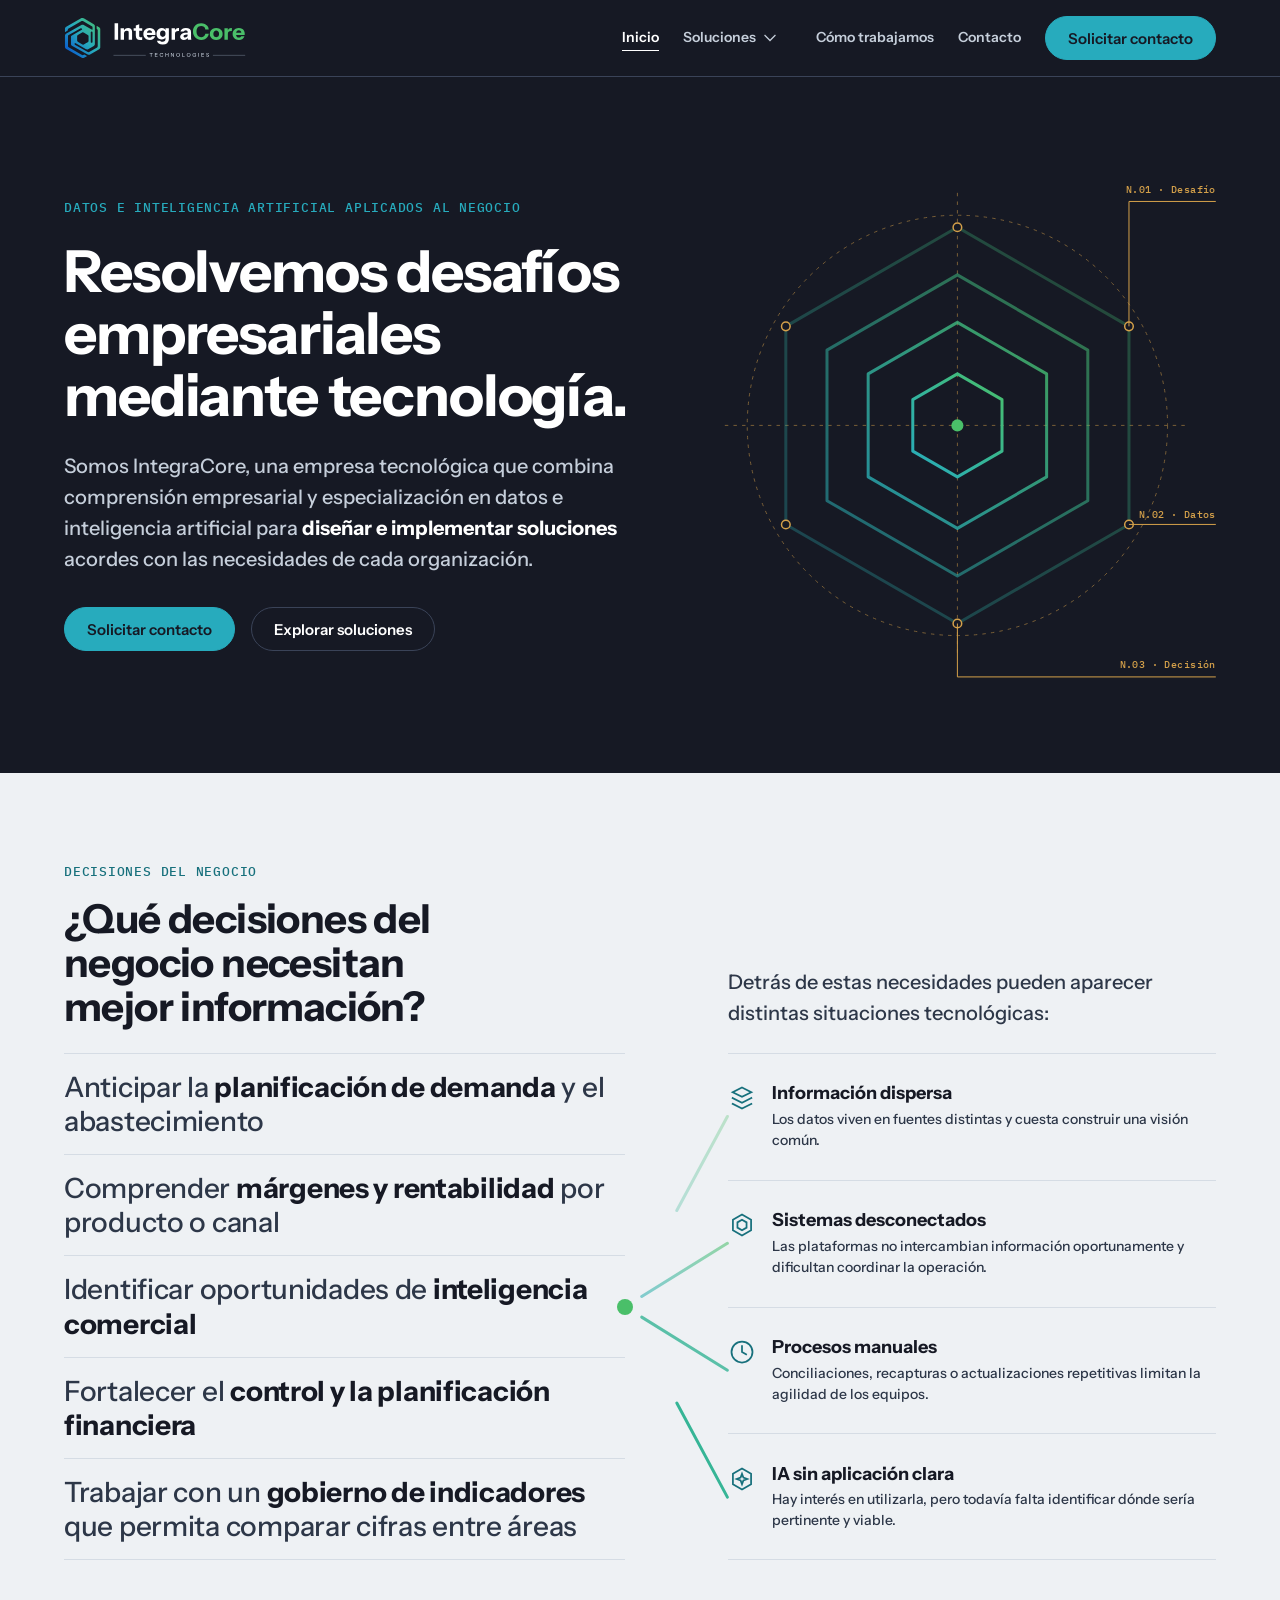
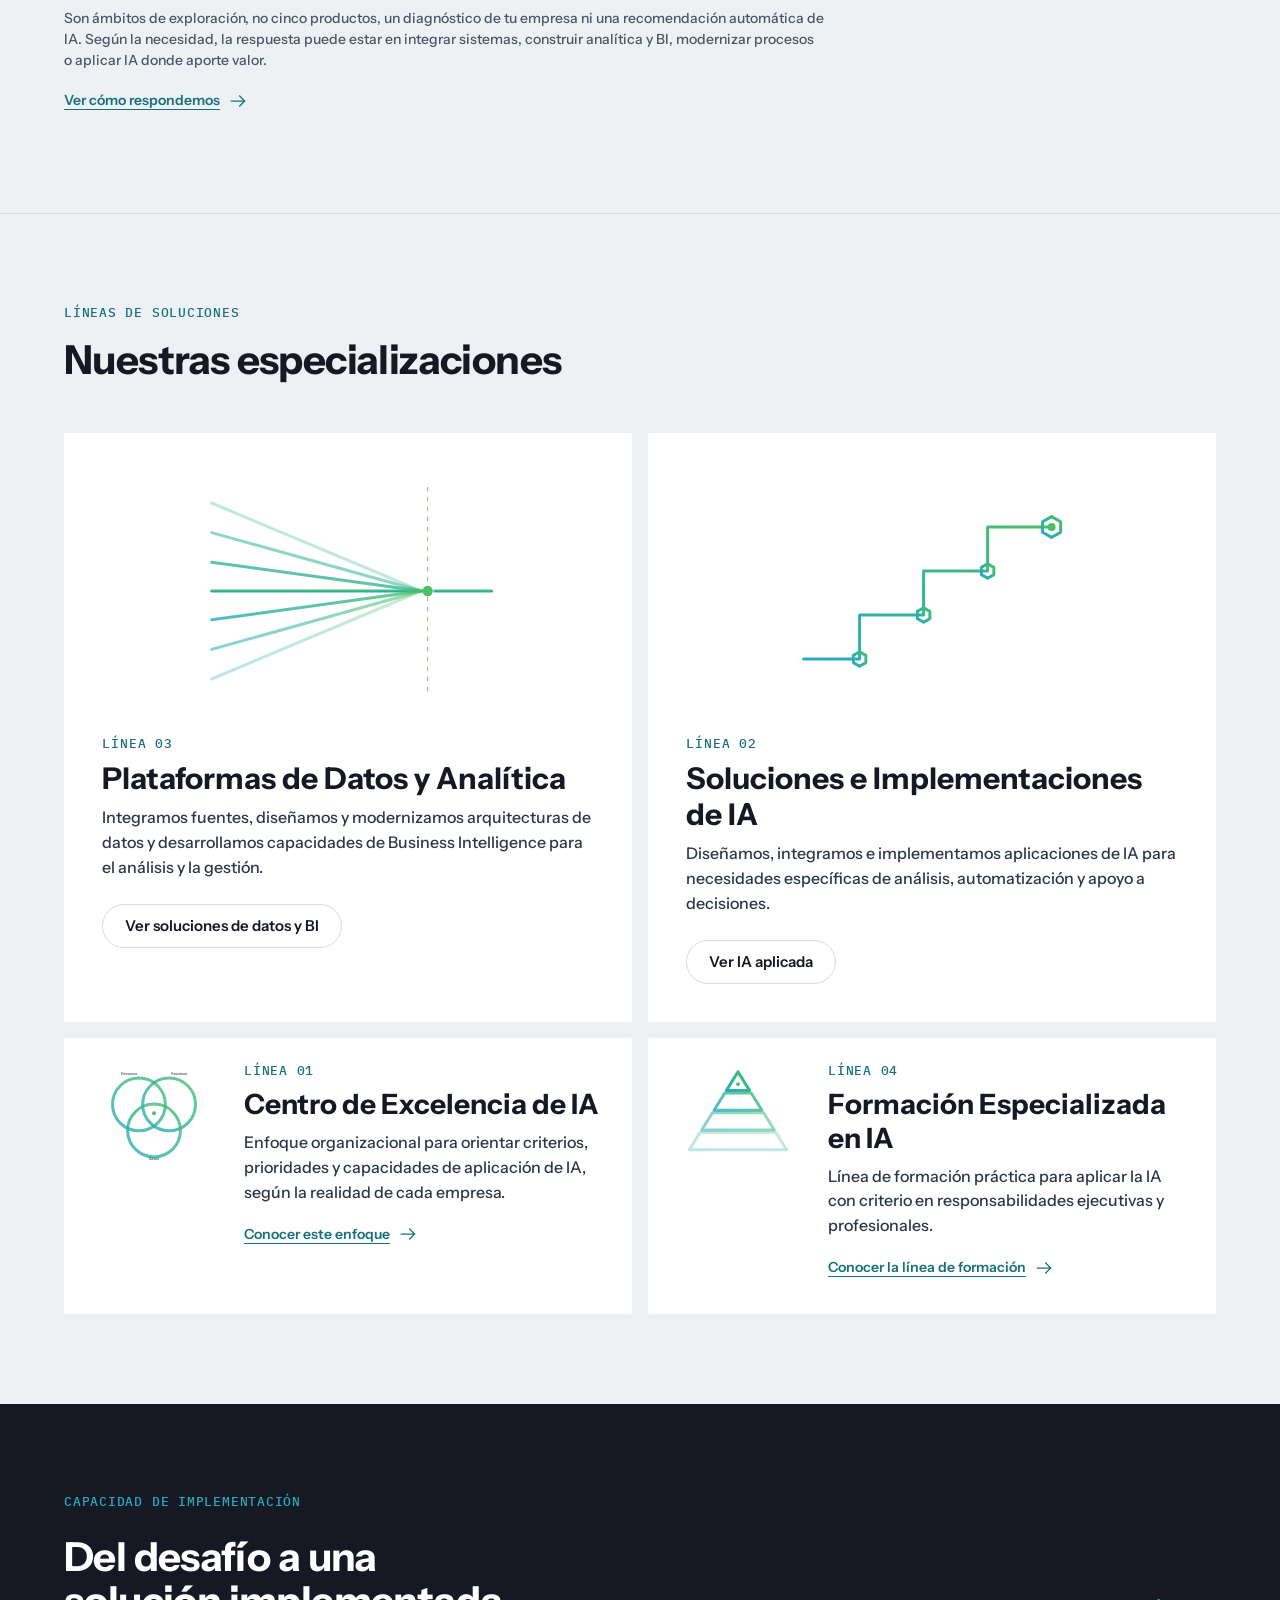
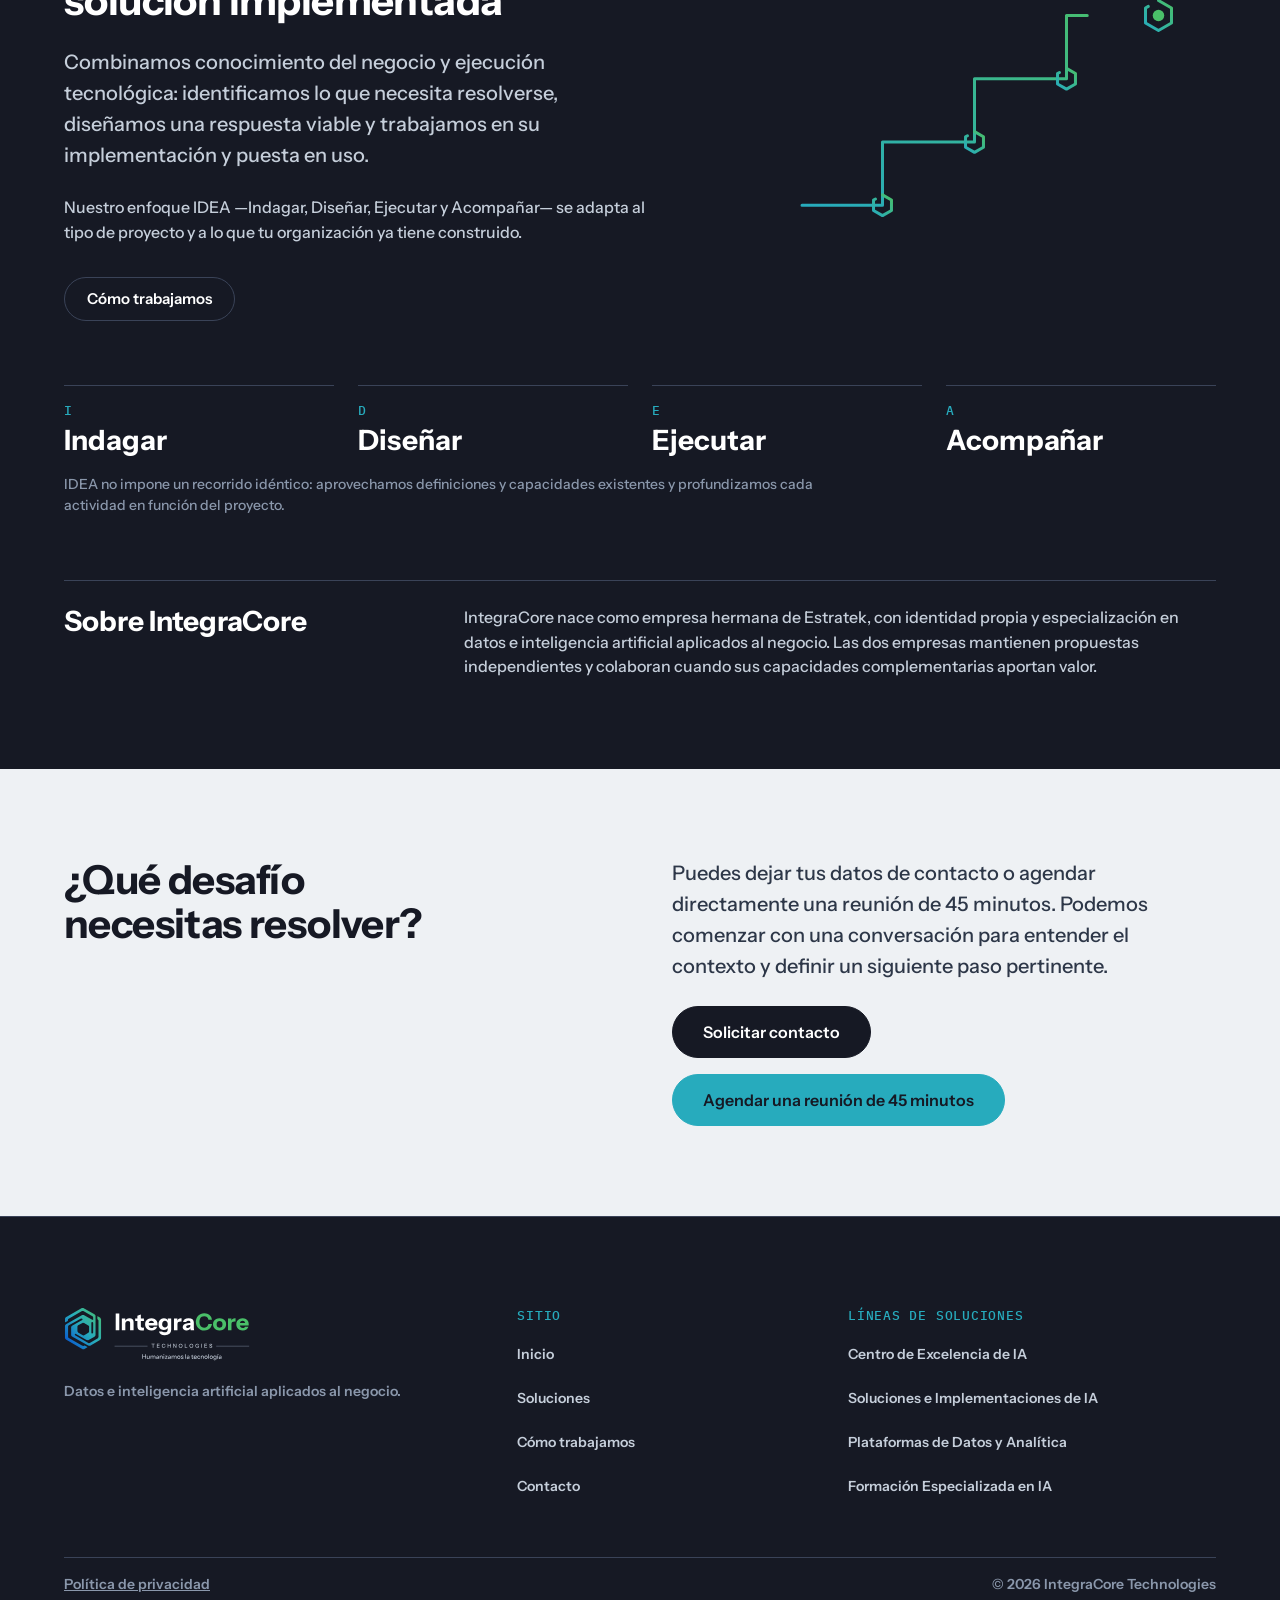
<file: index.html>
<!DOCTYPE html>
<html lang="es">
<head>
<meta charset="utf-8">
<meta name="viewport" content="width=device-width, initial-scale=1">
<title>IntegraCore | Datos e inteligencia artificial para empresas</title>
<meta name="description" content="IntegraCore diseña e implementa soluciones de datos e inteligencia artificial aplicadas a desafíos empresariales. Conoce nuestras especializaciones.">
<meta name="robots" content="index, follow">
<link rel="canonical" href="https://integracoretech.com/">
<meta property="og:url" content="https://integracoretech.com/">
<meta name="theme-color" content="#161924">
<meta property="og:type" content="website">
<meta property="og:locale" content="es_GT">
<meta name="twitter:card" content="summary_large_image">
<meta property="og:title" content="IntegraCore Technologies">
<meta property="og:description" content="Resolvemos desafíos empresariales mediante tecnología.">
<meta property="og:image" content="https://integracoretech.com/img/og-image.png">
<link rel="icon" type="image/png" sizes="64x64" href="favicon-64.png">
<link rel="apple-touch-icon" href="apple-touch-icon.png">
<link rel="manifest" href="site.webmanifest">
<link rel="stylesheet" href="css/tokens.css">
<link rel="stylesheet" href="css/base.css">
<link rel="stylesheet" href="css/site.css">
<script>document.documentElement.classList.add('js')</script>
</head>
<body>
<svg width="0" height="0" style="position:absolute" aria-hidden="true" focusable="false"><defs><linearGradient id="ic-geo-grad" x1="0" y1="1" x2="1" y2="0"><stop offset="0" stop-color="#27ABBD"/><stop offset=".5" stop-color="#36B596"/><stop offset="1" stop-color="#4ABF69"/></linearGradient></defs></svg>

<!--@header-->
<a class="skip" href="#contenido">Saltar al contenido</a>
<header class="site-head theme-dark">
<div class="wrap">
<a class="logo" href="./" aria-label="IntegraCore Technologies, inicio"><img src="img/logo/lockup-horizontal-dark.svg" alt="IntegraCore Technologies" width="182" height="42"></a>
<button class="nav-toggle" type="button" aria-expanded="false" aria-controls="nav-panel"><span class="nav-toggle__label">Menú</span><svg class="nav-toggle__icon" viewBox="0 0 24 24" width="24" height="24" fill="none" stroke="currentColor" stroke-width="1.5" stroke-linecap="square" aria-hidden="true"><path class="i-open" d="M4 8H20M4 16H20"/><path class="i-close" d="M6 6L18 18M18 6L6 18"/></svg></button>
<nav class="nav" id="nav-panel" aria-label="Principal">
<ul class="nav-list">
<li><a href="./" aria-current="page">Inicio</a></li>
<li class="has-sub">
<span class="sub-row"><a href="soluciones/" >Soluciones</a><button class="sub-toggle" type="button" aria-expanded="false" aria-controls="sub-soluciones"><span class="visually-hidden">Mostrar las cuatro líneas de soluciones</span><svg viewBox="0 0 24 24" width="20" height="20" fill="none" stroke="currentColor" stroke-width="1.5" stroke-linecap="square" aria-hidden="true"><path d="M6 9L12 15L18 9"/></svg></button></span>
<ul class="sub-list" id="sub-soluciones">
<li><a href="soluciones/#centro-excelencia-ia">Centro de Excelencia de IA</a></li>
<li><a href="soluciones/soluciones-ia/">Soluciones e Implementaciones de IA</a></li>
<li><a href="soluciones/datos-data-warehouse-bi/">Plataformas de Datos y Analítica</a></li>
<li><a href="soluciones/#formacion-ia">Formación Especializada en IA</a></li>
</ul>
</li>
<li><a href="como-trabajamos/" >Cómo trabajamos</a></li>
<li><a href="contacto/" >Contacto</a></li>
</ul>
<a class="btn nav-cta" href="contacto/">Solicitar contacto</a>
</nav>
</div>
</header>
<!--/@header-->

<main id="contenido">

<!-- Bloque 1 · Identidad, especialización y promesa -->
<section class="band theme-dark hero" aria-labelledby="h-promesa">
<div class="wrap">
<div class="hero-copy">
<p class="t-etiqueta">Datos e inteligencia artificial aplicados al negocio</p>
<h1 class="t-display" id="h-promesa">Resolvemos desafíos empresariales mediante tecnología.</h1>
<p class="t-lead">Somos IntegraCore, una empresa tecnológica que combina comprensión empresarial y especialización en datos e inteligencia artificial para <strong>diseñar e implementar soluciones</strong> acordes con las necesidades de cada organización.</p>
<div class="hero-actions"><a class="btn" href="contacto/">Solicitar contacto</a><a class="btn btn--ghost" href="soluciones/">Explorar soluciones</a></div>
</div>
<svg class="geo geo--metodo" data-draw="load" viewBox="0 0 600 600" role="img" aria-label="Geometría de IntegraCore: cuatro capas hexagonales, del contexto a la decisión, con notas de método sobre desafío, datos y decisión"><g class="geo-cons" style="--i:0"><line x1="300" y1="30" x2="300" y2="570"/><line x1="30" y1="300" x2="570" y2="300"/><circle cx="300" cy="300" r="244"/></g><polygon points="300.0,70.0 499.2,185.0 499.2,415.0 300.0,530.0 100.8,415.0 100.8,185.0" class="geo-layer" pathLength="1" style="--i:0;opacity:0.3"/><polygon points="300.0,125.2 451.4,212.6 451.4,387.4 300.0,474.8 148.6,387.4 148.6,212.6" class="geo-layer" pathLength="1" style="--i:1;opacity:0.55"/><polygon points="300.0,180.4 403.6,240.2 403.6,359.8 300.0,419.6 196.4,359.8 196.4,240.2" class="geo-layer" pathLength="1" style="--i:2;opacity:0.8"/><polygon points="300.0,240.2 351.8,270.1 351.8,329.9 300.0,359.8 248.2,329.9 248.2,270.1" class="geo-layer" pathLength="1" style="--i:3;opacity:1"/><circle class="geo-vertex" style="--i:1" cx="300.0" cy="70.0" r="5"/><circle class="geo-vertex" style="--i:1" cx="499.2" cy="185.0" r="5"/><circle class="geo-vertex" style="--i:1" cx="499.2" cy="415.0" r="5"/><circle class="geo-vertex" style="--i:1" cx="300.0" cy="530.0" r="5"/><circle class="geo-vertex" style="--i:1" cx="100.8" cy="415.0" r="5"/><circle class="geo-vertex" style="--i:1" cx="100.8" cy="185.0" r="5"/><polyline class="geo-guide" style="--i:4" points="499.2,185.0 499.2,40 600,40"/><text class="geo-note" style="--i:4" x="600" y="30" text-anchor="end">N.01 · Desafío</text><polyline class="geo-guide" style="--i:4.5" points="499.2,415.0 600,415.0"/><text class="geo-note" style="--i:4.5" x="600" y="407.0" text-anchor="end">N.02 · Datos</text><polyline class="geo-guide" style="--i:5" points="300,530.0 300,592 600,592"/><text class="geo-note" style="--i:5" x="600" y="582" text-anchor="end">N.03 · Decisión</text><circle class="geo-dot" style="--i:4" cx="300" cy="300" r="7"/></svg>
<svg class="geo geo--base" data-draw="load" viewBox="60 60 480 480" role="img" aria-label="Geometría de IntegraCore: cuatro capas hexagonales concéntricas que convergen en un punto verde"><polygon points="300.0,70.0 499.2,185.0 499.2,415.0 300.0,530.0 100.8,415.0 100.8,185.0" class="geo-layer" pathLength="1" style="--i:0;opacity:0.3"/><polygon points="300.0,125.2 451.4,212.6 451.4,387.4 300.0,474.8 148.6,387.4 148.6,212.6" class="geo-layer" pathLength="1" style="--i:1;opacity:0.55"/><polygon points="300.0,180.4 403.6,240.2 403.6,359.8 300.0,419.6 196.4,359.8 196.4,240.2" class="geo-layer" pathLength="1" style="--i:2;opacity:0.8"/><polygon points="300.0,240.2 351.8,270.1 351.8,329.9 300.0,359.8 248.2,329.9 248.2,270.1" class="geo-layer" pathLength="1" style="--i:3;opacity:1"/><circle class="geo-dot" style="--i:4" cx="300" cy="300" r="7"/></svg>
</div>
</section>

<!-- Bloque 2 · Decisiones empresariales y situaciones tecnológicas -->
<section class="band" id="decisiones" aria-labelledby="h-decisiones">
<div class="wrap">
<div class="dec">
<div class="dec-head">
<p class="t-etiqueta">Decisiones del negocio</p>
<h2 class="t-h1" id="h-decisiones">¿Qué decisiones del negocio necesitan mejor información?</h2>
</div>
<ul class="dec-list" aria-label="Decisiones del negocio">
<li><span>Anticipar la <strong>planificación de demanda</strong> y el abastecimiento</span></li>
<li><span>Comprender <strong>márgenes y rentabilidad</strong> por producto o canal</span></li>
<li><span>Identificar oportunidades de <strong>inteligencia comercial</strong></span></li>
<li><span>Fortalecer el <strong>control y la planificación financiera</strong></span></li>
<li><span>Trabajar con un <strong>gobierno de indicadores</strong> que permita comparar cifras entre áreas</span></li>
</ul>
<div class="dec-conn" aria-hidden="true">
<svg class="geo" viewBox="0 0 100 100" preserveAspectRatio="none" focusable="false">
<line x1="100" y1="12.5" x2="0" y2="50" class="geo-layer" pathLength="1" style="--i:0;opacity:.3"/>
<line x1="100" y1="37.5" x2="0" y2="50" class="geo-layer" pathLength="1" style="--i:.6;opacity:.55"/>
<line x1="100" y1="62.5" x2="0" y2="50" class="geo-layer" pathLength="1" style="--i:1.2;opacity:.8"/>
<line x1="100" y1="87.5" x2="0" y2="50" class="geo-layer" pathLength="1" style="--i:1.8;opacity:1"/>
</svg>
<span class="dec-dot"></span>
</div>
<div class="sit-head">
<p class="t-lead">Detrás de estas necesidades pueden aparecer distintas situaciones tecnológicas:</p>
</div>
<ul class="sit-list">
<li><svg xmlns="http://www.w3.org/2000/svg" viewBox="0 0 24 24" fill="none" stroke="currentColor" stroke-width="1.5" stroke-linejoin="miter" stroke-linecap="square" aria-hidden="true"><polygon points="12,3 20,7 12,11 4,7"/><path d="M4 12L12 16L20 12M4 17L12 21L20 17"/></svg><div><h3 class="t-h3">Información dispersa</h3><p class="t-body">Los datos viven en fuentes distintas y cuesta construir una visión común.</p></div></li>
<li><svg xmlns="http://www.w3.org/2000/svg" viewBox="0 0 24 24" fill="none" stroke="currentColor" stroke-width="1.5" stroke-linejoin="miter" stroke-linecap="square" aria-hidden="true"><polygon points="12.00,3.00 19.79,7.50 19.79,16.50 12.00,21.00 4.21,16.50 4.21,7.50"/><polygon points="12.00,7.50 15.90,9.75 15.90,14.25 12.00,16.50 8.10,14.25 8.10,9.75"/></svg><div><h3 class="t-h3">Sistemas desconectados</h3><p class="t-body">Las plataformas no intercambian información oportunamente y dificultan coordinar la operación.</p></div></li>
<li><svg xmlns="http://www.w3.org/2000/svg" viewBox="0 0 24 24" fill="none" stroke="currentColor" stroke-width="1.5" stroke-linejoin="miter" stroke-linecap="square" aria-hidden="true"><circle cx="12" cy="12" r="9"/><path d="M12 7V12L15.5 14"/></svg><div><h3 class="t-h3">Procesos manuales</h3><p class="t-body">Conciliaciones, recapturas o actualizaciones repetitivas limitan la agilidad de los equipos.</p></div></li>
<li><svg xmlns="http://www.w3.org/2000/svg" viewBox="0 0 24 24" fill="none" stroke="currentColor" stroke-width="1.5" stroke-linejoin="miter" stroke-linecap="square" aria-hidden="true"><polygon points="12.00,3.00 19.79,7.50 19.79,16.50 12.00,21.00 4.21,16.50 4.21,7.50"/><path d="M12 7.5L13.2 10.8L16.5 12L13.2 13.2L12 16.5L10.8 13.2L7.5 12L10.8 10.8Z"/></svg><div><h3 class="t-h3">IA sin aplicación clara</h3><p class="t-body">Hay interés en utilizarla, pero todavía falta identificar dónde sería pertinente y viable.</p></div></li>
</ul>
</div>
<div class="dec-foot">
<p class="t-small">Son ámbitos de exploración, no cinco productos, un diagnóstico de tu empresa ni una recomendación automática de IA. Según la necesidad, la respuesta puede estar en integrar sistemas, construir analítica y BI, modernizar procesos o aplicar IA donde aporte valor.</p>
<a class="link-arrow" href="#lineas">Ver cómo respondemos<svg xmlns="http://www.w3.org/2000/svg" viewBox="0 0 24 24" fill="none" stroke="currentColor" stroke-width="1.5" stroke-linejoin="miter" stroke-linecap="square" aria-hidden="true"><path d="M4 12H20M14 6L20 12L14 18"/></svg></a>
</div>
</div>
</section>

<!-- Bloque 3 · Cuatro líneas de soluciones -->
<section class="band band--line" id="lineas" aria-labelledby="h-lineas">
<div class="wrap">
<div class="sec-head"><p class="t-etiqueta">Líneas de soluciones</p><h2 class="t-h1" id="h-lineas">Nuestras especializaciones</h2></div>
<div class="lineas lineas--pri">
<article class="card linea">
<svg class="geo" viewBox="0 0 400 300" aria-hidden="true" focusable="false"><line class="geo-cons" style="--i:0" x1="300" y1="20" x2="300" y2="280"/><line x1="30" y1="40" x2="292" y2="150" class="geo-layer" pathLength="1" style="--i:1.7999999999999998;opacity:0.3"/><line x1="30" y1="77" x2="292" y2="150" class="geo-layer" pathLength="1" style="--i:1.2;opacity:0.55"/><line x1="30" y1="114" x2="292" y2="150" class="geo-layer" pathLength="1" style="--i:0.6;opacity:0.8"/><line x1="30" y1="150" x2="292" y2="150.01" class="geo-layer" pathLength="1" style="--i:0.0;opacity:1"/><line x1="30" y1="186" x2="292" y2="150" class="geo-layer" pathLength="1" style="--i:0.6;opacity:0.8"/><line x1="30" y1="223" x2="292" y2="150" class="geo-layer" pathLength="1" style="--i:1.2;opacity:0.55"/><line x1="30" y1="260" x2="292" y2="150" class="geo-layer" pathLength="1" style="--i:1.7999999999999998;opacity:0.3"/><circle class="geo-dot" style="--i:2.4" cx="300" cy="150" r="6.5"/><line x1="309" y1="150" x2="380" y2="150.01" class="geo-layer" pathLength="1" style="--i:2.8;opacity:1"/></svg>
<p class="t-etiqueta">Línea 03</p>
<h3 class="t-h2">Plataformas de Datos y Analítica</h3>
<p class="t-body">Integramos fuentes, diseñamos y modernizamos arquitecturas de datos y desarrollamos capacidades de Business Intelligence para el análisis y la gestión.</p>
<a class="btn btn--ghost" href="soluciones/datos-data-warehouse-bi/">Ver soluciones de datos y BI</a>
</article>
<article class="card linea">
<svg class="geo" viewBox="0 0 400 300" aria-hidden="true" focusable="false"><polyline points="40,235 110,235 110,180 190,180 190,125 270,125 270,70 350,70" class="geo-layer" pathLength="1" style="--i:0;opacity:1"/><polygon points="110.0,226.0 117.8,230.5 117.8,239.5 110.0,244.0 102.2,239.5 102.2,230.5" class="geo-layer" pathLength="1" style="--i:1;opacity:1"/><polygon points="190.0,171.0 197.8,175.5 197.8,184.5 190.0,189.0 182.2,184.5 182.2,175.5" class="geo-layer" pathLength="1" style="--i:2;opacity:1"/><polygon points="270.0,116.0 277.8,120.5 277.8,129.5 270.0,134.0 262.2,129.5 262.2,120.5" class="geo-layer" pathLength="1" style="--i:3;opacity:1"/><polygon points="350.0,57.0 361.3,63.5 361.3,76.5 350.0,83.0 338.7,76.5 338.7,63.5" class="geo-layer" pathLength="1" style="--i:4;opacity:1"/><circle class="geo-dot" style="--i:4.5" cx="350" cy="70" r="5"/></svg>
<p class="t-etiqueta">Línea 02</p>
<h3 class="t-h2">Soluciones e Implementaciones de IA</h3>
<p class="t-body">Diseñamos, integramos e implementamos aplicaciones de IA para necesidades específicas de análisis, automatización y apoyo a decisiones.</p>
<a class="btn btn--ghost" href="soluciones/soluciones-ia/">Ver IA aplicada</a>
</article>
</div>
<div class="lineas lineas--sec">
<article class="card linea linea--sec">
<svg class="geo" viewBox="0 0 400 300" aria-hidden="true" focusable="false"><circle cx="154.3" cy="128.7" r="80" class="geo-layer" pathLength="1" style="--i:0;opacity:0.8"/><circle cx="245.7" cy="128.7" r="80" class="geo-layer" pathLength="1" style="--i:1;opacity:0.8"/><circle cx="200.0" cy="207.6" r="80" class="geo-layer" pathLength="1" style="--i:2;opacity:0.8"/><text class="geo-label" style="--i:1" x="124" y="38" text-anchor="middle">Personas</text><text class="geo-label" style="--i:1" x="276" y="38" text-anchor="middle">Procesos</text><text class="geo-label" style="--i:2" x="200" y="296" text-anchor="middle">Datos</text><circle class="geo-dot" style="--i:3" cx="200" cy="155" r="6"/></svg>
<div class="linea-txt">
<p class="t-etiqueta">Línea 01</p>
<h3 class="t-h2">Centro de Excelencia de IA</h3>
<p class="t-body">Enfoque organizacional para orientar criterios, prioridades y capacidades de aplicación de IA, según la realidad de cada empresa.</p>
<a class="link-arrow" href="soluciones/#centro-excelencia-ia">Conocer este enfoque<svg xmlns="http://www.w3.org/2000/svg" viewBox="0 0 24 24" fill="none" stroke="currentColor" stroke-width="1.5" stroke-linejoin="miter" stroke-linecap="square" aria-hidden="true"><path d="M4 12H20M14 6L20 12L14 18"/></svg></a>
</div>
</article>
<article class="card linea linea--sec">
<svg class="geo" viewBox="0 0 400 300" aria-hidden="true" focusable="false"><polygon points="85.0,214.0 315.0,214.0 347.5,266.0 52.5,266.0" class="geo-layer" pathLength="1" style="--i:0;opacity:0.3"/><polygon points="122.5,154.0 277.5,154.0 310.0,206.0 90.0,206.0" class="geo-layer" pathLength="1" style="--i:1;opacity:0.55"/><polygon points="160.0,94.0 240.0,94.0 272.5,146.0 127.5,146.0" class="geo-layer" pathLength="1" style="--i:2;opacity:0.8"/><polygon points="200,30.0 235.0,86.0 165.0,86.0" class="geo-layer" pathLength="1" style="--i:3;opacity:1"/><circle class="geo-dot" style="--i:4" cx="200" cy="67.2" r="5.5"/></svg>
<div class="linea-txt">
<p class="t-etiqueta">Línea 04</p>
<h3 class="t-h2">Formación Especializada en IA</h3>
<p class="t-body">Línea de formación práctica para aplicar la IA con criterio en responsabilidades ejecutivas y profesionales.</p>
<a class="link-arrow" href="soluciones/#formacion-ia">Conocer la línea de formación<svg xmlns="http://www.w3.org/2000/svg" viewBox="0 0 24 24" fill="none" stroke="currentColor" stroke-width="1.5" stroke-linejoin="miter" stroke-linecap="square" aria-hidden="true"><path d="M4 12H20M14 6L20 12L14 18"/></svg></a>
</div>
</article>
</div>
</div>
</section>

<!-- Bloque 4 · Capacidad de implementación e IDEA -->
<section class="band theme-dark" id="capacidad" aria-labelledby="h-capacidad">
<div class="wrap">
<div class="cap">
<div class="cap-copy">
<p class="t-etiqueta">Capacidad de implementación</p>
<h2 class="t-h1" id="h-capacidad">Del desafío a una solución implementada</h2>
<p class="t-lead">Combinamos conocimiento del negocio y ejecución tecnológica: identificamos lo que necesita resolverse, diseñamos una respuesta viable y trabajamos en su implementación y puesta en uso.</p>
<p class="t-body">Nuestro enfoque IDEA —Indagar, Diseñar, Ejecutar y Acompañar— se adapta al tipo de proyecto y a lo que tu organización ya tiene construido.</p>
<div class="cap-actions"><a class="btn btn--ghost" href="como-trabajamos/">Cómo trabajamos</a></div>
</div>
<div class="cap-fig">
<svg class="geo" viewBox="0 0 400 300" aria-hidden="true" focusable="false"><polyline points="40,235 110,235 110,180 190,180 190,125 270,125 270,70 350,70" class="geo-layer" pathLength="1" style="--i:0;opacity:1"/><polygon points="110.0,226.0 117.8,230.5 117.8,239.5 110.0,244.0 102.2,239.5 102.2,230.5" class="geo-layer" pathLength="1" style="--i:1;opacity:1"/><polygon points="190.0,171.0 197.8,175.5 197.8,184.5 190.0,189.0 182.2,184.5 182.2,175.5" class="geo-layer" pathLength="1" style="--i:2;opacity:1"/><polygon points="270.0,116.0 277.8,120.5 277.8,129.5 270.0,134.0 262.2,129.5 262.2,120.5" class="geo-layer" pathLength="1" style="--i:3;opacity:1"/><polygon points="350.0,57.0 361.3,63.5 361.3,76.5 350.0,83.0 338.7,76.5 338.7,63.5" class="geo-layer" pathLength="1" style="--i:4;opacity:1"/><circle class="geo-dot" style="--i:4.5" cx="350" cy="70" r="5"/></svg>
</div>
</div>
<ol class="idea" aria-label="Enfoque IDEA">
<li><span class="idea-l">I</span><span class="idea-w">Indagar</span></li>
<li><span class="idea-l">D</span><span class="idea-w">Diseñar</span></li>
<li><span class="idea-l">E</span><span class="idea-w">Ejecutar</span></li>
<li><span class="idea-l">A</span><span class="idea-w">Acompañar</span></li>
</ol>
<p class="t-small idea-note">IDEA no impone un recorrido idéntico: aprovechamos definiciones y capacidades existentes y profundizamos cada actividad en función del proyecto.</p>
<div class="sobre">
<h3 class="t-h2">Sobre IntegraCore</h3>
<p class="t-body">IntegraCore nace como empresa hermana de Estratek, con identidad propia y especialización en datos e inteligencia artificial aplicados al negocio. Las dos empresas mantienen propuestas independientes y colaboran cuando sus capacidades complementarias aportan valor.</p>
</div>
</div>
</section>

<!-- Bloque 5 · Invitación a conversar -->
<section class="band" id="conversemos" aria-labelledby="h-conversemos">
<div class="wrap conv">
<h2 class="t-h1" id="h-conversemos">¿Qué desafío necesitas resolver?</h2>
<div class="conv-body">
<p class="t-lead">Puedes dejar tus datos de contacto o agendar directamente una reunión de 45 minutos. Podemos comenzar con una conversación para entender el contexto y definir un siguiente paso pertinente.</p>
<div class="conv-actions"><a class="btn btn--lg" href="contacto/">Solicitar contacto</a><a class="btn btn--agenda btn--lg" href="https://calendar.app.google/J1nHAJsJ6yLDKBkW7" target="_blank" rel="noopener noreferrer" data-cta="agendar-45">Agendar una reunión de 45 minutos<span class="visually-hidden"> (se abre en una pestaña nueva)</span></a></div>
</div>
</div>
</section>

</main>

<!--@footer-->
<footer class="band theme-dark site-foot">
<div class="wrap foot-grid">
<div class="foot-brand">
<img src="img/logo/lockup-horizontal-dark-proposito.svg" alt="IntegraCore Technologies. Humanizamos la tecnología." width="250" height="58">
<p class="t-small">Datos e inteligencia artificial aplicados al negocio.</p>
</div>
<nav class="foot-col" aria-label="Sitio">
<p class="t-etiqueta">Sitio</p>
<ul class="foot-links">
<li><a href="./">Inicio</a></li>
<li><a href="soluciones/">Soluciones</a></li>
<li><a href="como-trabajamos/">Cómo trabajamos</a></li>
<li><a href="contacto/">Contacto</a></li>
</ul>
</nav>
<nav class="foot-col" aria-label="Líneas de soluciones">
<p class="t-etiqueta">Líneas de soluciones</p>
<ul class="foot-links">
<li><a href="soluciones/#centro-excelencia-ia">Centro de Excelencia de IA</a></li>
<li><a href="soluciones/soluciones-ia/">Soluciones e Implementaciones de IA</a></li>
<li><a href="soluciones/datos-data-warehouse-bi/">Plataformas de Datos y Analítica</a></li>
<li><a href="soluciones/#formacion-ia">Formación Especializada en IA</a></li>
</ul>
</nav>
<div class="foot-meta">
<p class="t-small"><a href="privacidad/">Política de privacidad</a></p>
<p class="t-small">© 2026 IntegraCore Technologies</p>
</div>
</div>
</footer>
<!--/@footer-->

<script src="js/geometria.js"></script>
<script src="js/navigation.js"></script>
</body>
</html>
</file>
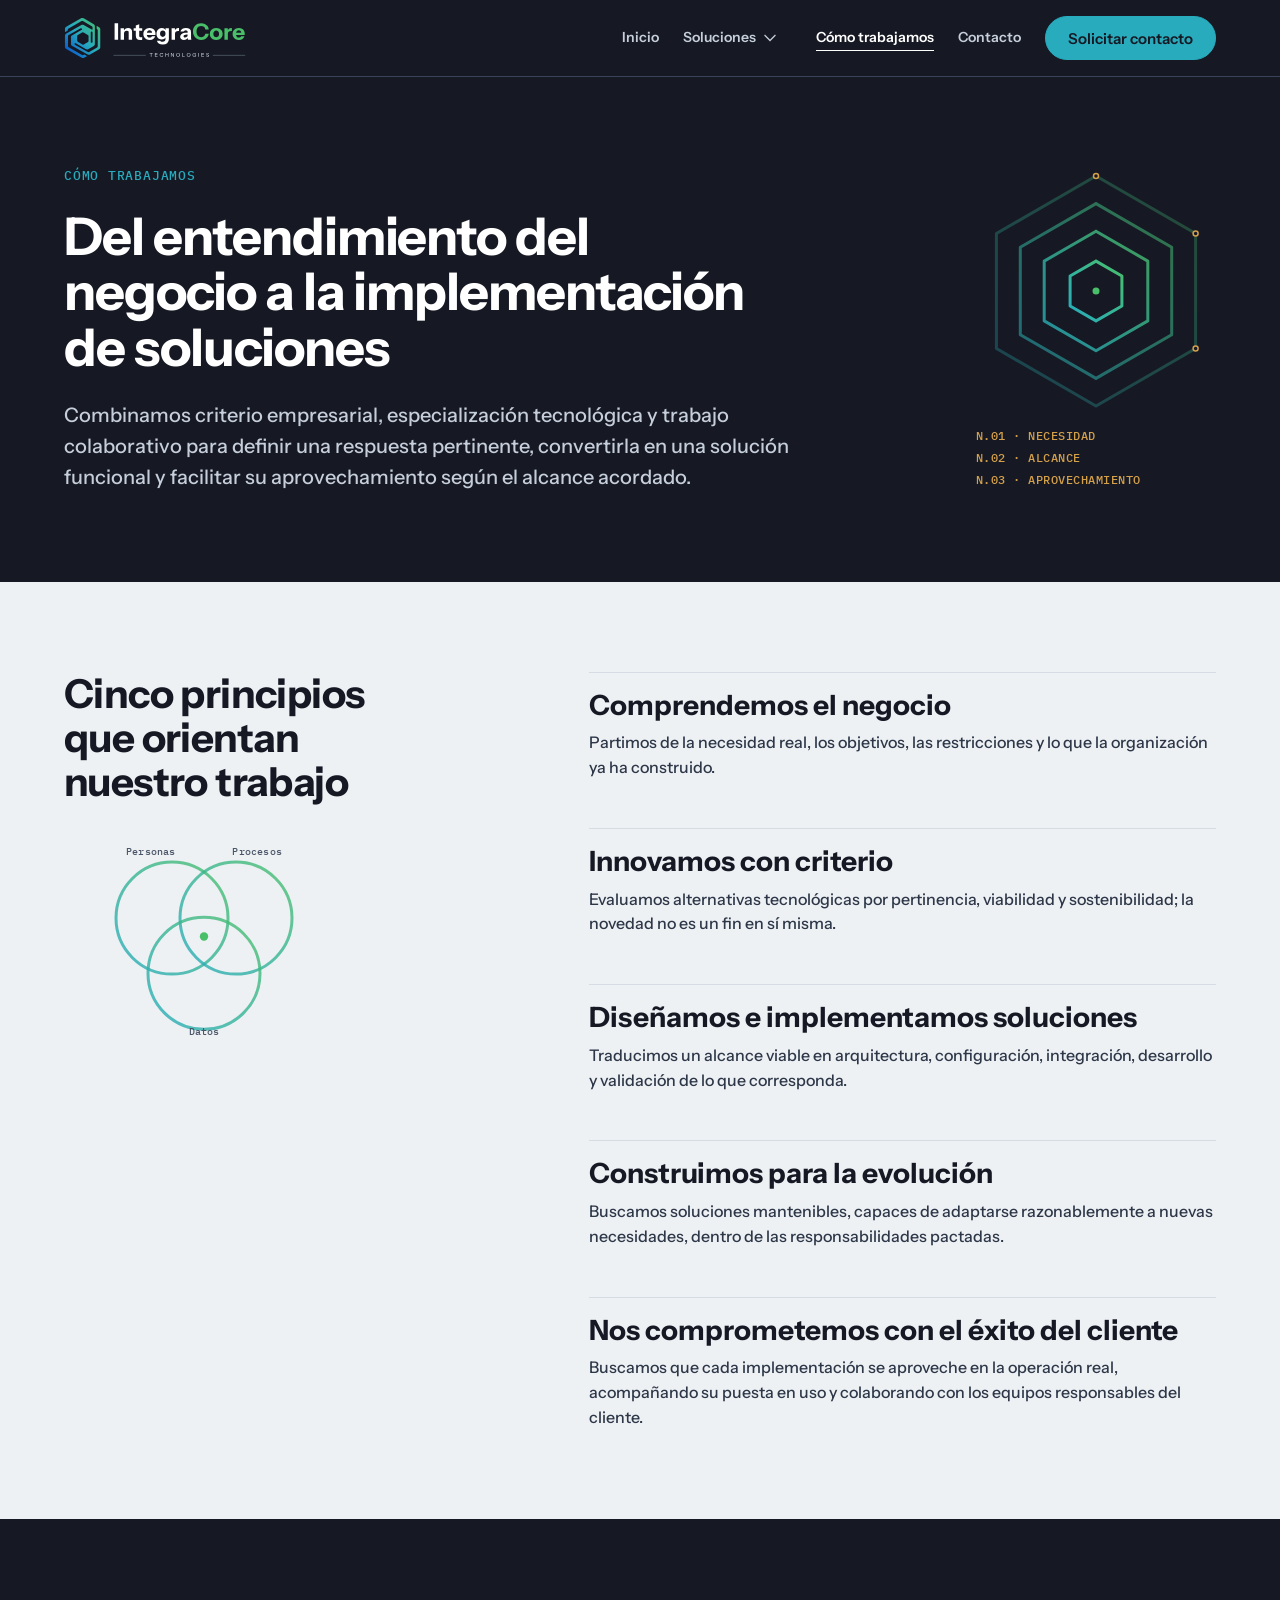
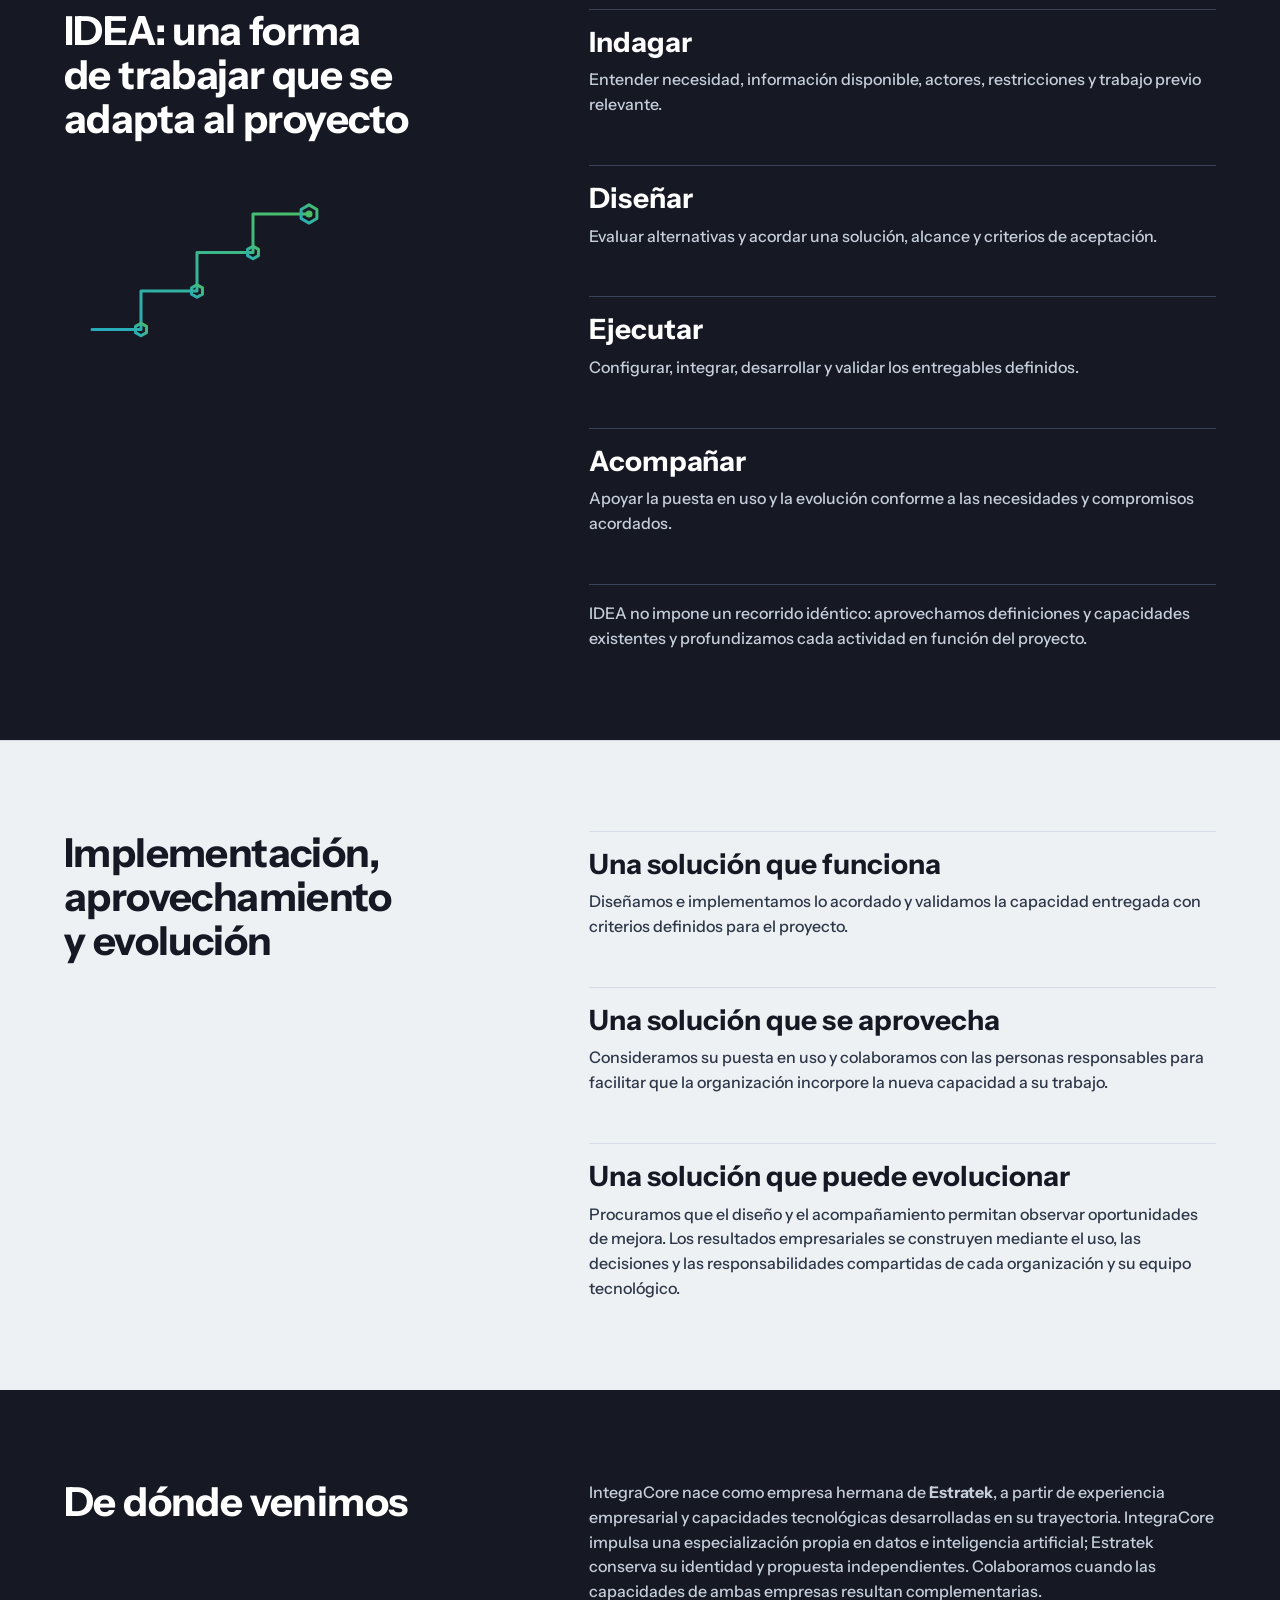
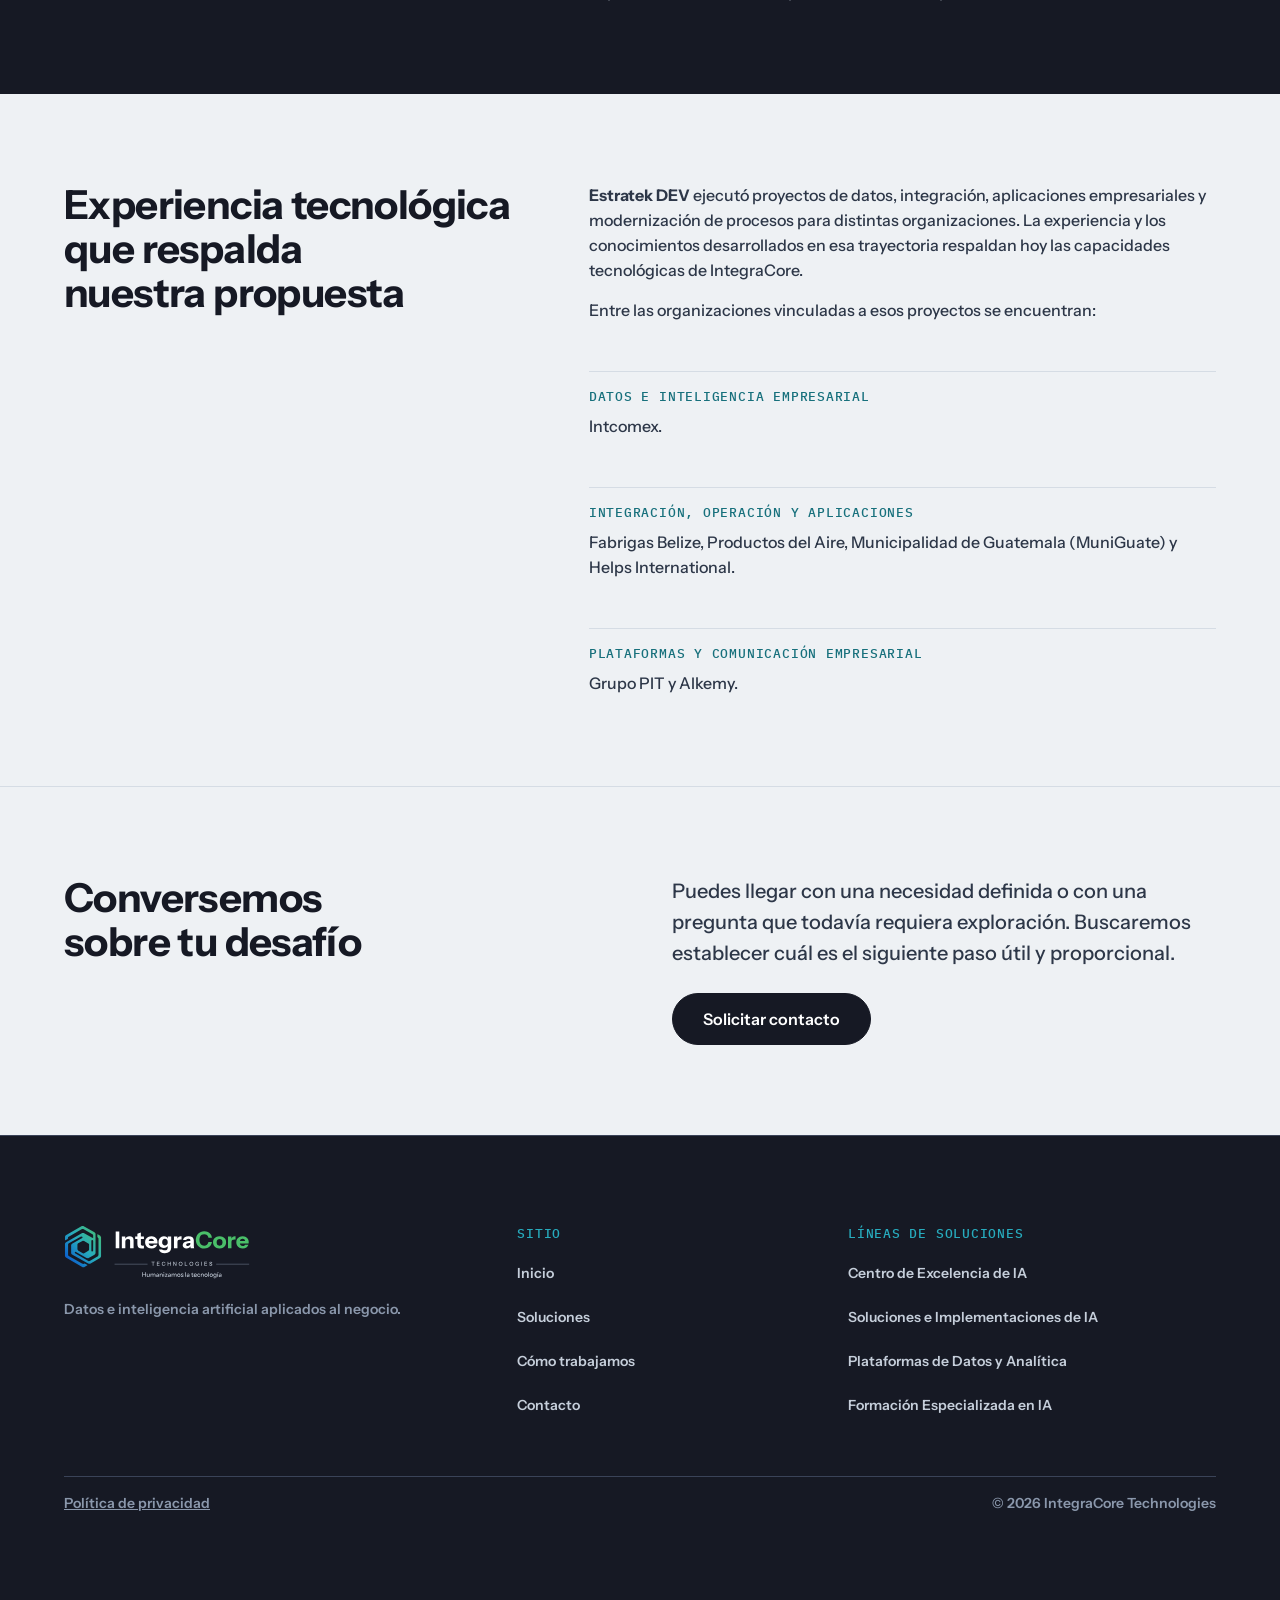
<file: como-trabajamos/index.html>
<!DOCTYPE html>
<html lang="es">
<head>
<meta charset="utf-8">
<meta name="viewport" content="width=device-width, initial-scale=1">
<title>Cómo trabajamos: método IDEA | IntegraCore</title>
<meta name="description" content="Conoce cómo IntegraCore indaga, diseña, ejecuta y acompaña soluciones tecnológicas de manera proporcional al desafío y al alcance acordado.">
<meta name="robots" content="index, follow">
<link rel="canonical" href="https://integracoretech.com/como-trabajamos/">
<meta property="og:url" content="https://integracoretech.com/como-trabajamos/">
<meta property="og:type" content="website">
<meta property="og:locale" content="es_GT">
<meta name="twitter:card" content="summary_large_image">
<meta property="og:title" content="Cómo trabajamos: método IDEA | IntegraCore">
<meta property="og:description" content="Conoce cómo IntegraCore indaga, diseña, ejecuta y acompaña soluciones tecnológicas de manera proporcional al desafío y al alcance acordado.">
<meta property="og:image" content="https://integracoretech.com/img/og-image.png">
<meta name="theme-color" content="#161924">
<link rel="icon" type="image/png" sizes="64x64" href="../favicon-64.png">
<link rel="apple-touch-icon" href="../apple-touch-icon.png">
<link rel="stylesheet" href="../css/tokens.css">
<link rel="stylesheet" href="../css/base.css">
<link rel="stylesheet" href="../css/site.css">
<script>document.documentElement.classList.add('js')</script>
</head>
<body>
<svg width="0" height="0" style="position:absolute" aria-hidden="true" focusable="false"><defs><linearGradient id="ic-geo-grad" x1="0" y1="1" x2="1" y2="0"><stop offset="0" stop-color="#27ABBD"/><stop offset=".5" stop-color="#36B596"/><stop offset="1" stop-color="#4ABF69"/></linearGradient></defs></svg>
<!--@header-->
<a class="skip" href="#contenido">Saltar al contenido</a>
<header class="site-head theme-dark">
<div class="wrap">
<a class="logo" href="../" aria-label="IntegraCore Technologies, inicio"><img src="../img/logo/lockup-horizontal-dark.svg" alt="IntegraCore Technologies" width="182" height="42"></a>
<button class="nav-toggle" type="button" aria-expanded="false" aria-controls="nav-panel"><span class="nav-toggle__label">Menú</span><svg class="nav-toggle__icon" viewBox="0 0 24 24" width="24" height="24" fill="none" stroke="currentColor" stroke-width="1.5" stroke-linecap="square" aria-hidden="true"><path class="i-open" d="M4 8H20M4 16H20"/><path class="i-close" d="M6 6L18 18M18 6L6 18"/></svg></button>
<nav class="nav" id="nav-panel" aria-label="Principal">
<ul class="nav-list">
<li><a href="../" >Inicio</a></li>
<li class="has-sub">
<span class="sub-row"><a href="../soluciones/" >Soluciones</a><button class="sub-toggle" type="button" aria-expanded="false" aria-controls="sub-soluciones"><span class="visually-hidden">Mostrar las cuatro líneas de soluciones</span><svg viewBox="0 0 24 24" width="20" height="20" fill="none" stroke="currentColor" stroke-width="1.5" stroke-linecap="square" aria-hidden="true"><path d="M6 9L12 15L18 9"/></svg></button></span>
<ul class="sub-list" id="sub-soluciones">
<li><a href="../soluciones/#centro-excelencia-ia">Centro de Excelencia de IA</a></li>
<li><a href="../soluciones/soluciones-ia/">Soluciones e Implementaciones de IA</a></li>
<li><a href="../soluciones/datos-data-warehouse-bi/">Plataformas de Datos y Analítica</a></li>
<li><a href="../soluciones/#formacion-ia">Formación Especializada en IA</a></li>
</ul>
</li>
<li><a href="../como-trabajamos/" aria-current="page">Cómo trabajamos</a></li>
<li><a href="../contacto/" >Contacto</a></li>
</ul>
<a class="btn nav-cta" href="../contacto/">Solicitar contacto</a>
</nav>
</div>
</header>
<!--/@header-->

<main id="contenido">
<section class="band theme-dark page-hero" aria-labelledby="h-como">
<div class="wrap page-hero-grid">
<div class="page-hero-copy">
<p class="t-etiqueta">Cómo trabajamos</p>
<h1 class="t-display" id="h-como">Del entendimiento del negocio a la implementación de soluciones</h1>
<p class="t-lead">Combinamos criterio empresarial, especialización tecnológica y trabajo colaborativo para definir una respuesta pertinente, convertirla en una solución funcional y facilitar su aprovechamiento según el alcance acordado.</p>
</div>
<div class="hero-fig"><svg class="geo geo--pagina" data-draw="load" viewBox="60 60 480 480" aria-hidden="true" focusable="false"><polygon points="300.0,70.0 499.2,185.0 499.2,415.0 300.0,530.0 100.8,415.0 100.8,185.0" class="geo-layer" pathLength="1" style="--i:0;opacity:0.3"/><polygon points="300.0,125.2 451.4,212.6 451.4,387.4 300.0,474.8 148.6,387.4 148.6,212.6" class="geo-layer" pathLength="1" style="--i:1;opacity:0.55"/><polygon points="300.0,180.4 403.6,240.2 403.6,359.8 300.0,419.6 196.4,359.8 196.4,240.2" class="geo-layer" pathLength="1" style="--i:2;opacity:0.8"/><polygon points="300.0,240.2 351.8,270.1 351.8,329.9 300.0,359.8 248.2,329.9 248.2,270.1" class="geo-layer" pathLength="1" style="--i:3;opacity:1"/><circle class="geo-dot" style="--i:4" cx="300" cy="300" r="7"/><circle class="geo-vertex" style="--i:1" cx="300.0" cy="70.0" r="5"/><circle class="geo-vertex" style="--i:1" cx="499.2" cy="185.0" r="5"/><circle class="geo-vertex" style="--i:1" cx="499.2" cy="415.0" r="5"/></svg><ol class="hero-notas" aria-hidden="true"><li class="t-nota">N.01 · Necesidad</li><li class="t-nota">N.02 · Alcance</li><li class="t-nota">N.03 · Aprovechamiento</li></ol></div>
</div>
</section>
<section class="band lsec" id="principios" aria-labelledby="h-principios">
<div class="wrap lsec-grid">
<div class="lsec-ex">
<h2 class="t-h1" id="h-principios">Cinco principios que orientan nuestro trabajo</h2>
<div class="lsec-fig lsec-fig--apoyo"><svg class="geo" viewBox="0 0 400 300" aria-hidden="true" focusable="false"><circle cx="154.3" cy="128.7" r="80" class="geo-layer" pathLength="1" style="--i:0;opacity:0.8"/><circle cx="245.7" cy="128.7" r="80" class="geo-layer" pathLength="1" style="--i:1;opacity:0.8"/><circle cx="200.0" cy="207.6" r="80" class="geo-layer" pathLength="1" style="--i:2;opacity:0.8"/><text class="geo-label" style="--i:1" x="124" y="38" text-anchor="middle">Personas</text><text class="geo-label" style="--i:1" x="276" y="38" text-anchor="middle">Procesos</text><text class="geo-label" style="--i:2" x="200" y="296" text-anchor="middle">Datos</text><circle class="geo-dot" style="--i:3" cx="200" cy="155" r="6"/></svg></div>
</div>
<div class="lsec-tec">
<div class="lsec-blk"><h3 class="lsec-title">Comprendemos el negocio</h3><p class="t-body">Partimos de la necesidad real, los objetivos, las restricciones y lo que la organización ya ha construido.</p></div><div class="lsec-blk"><h3 class="lsec-title">Innovamos con criterio</h3><p class="t-body">Evaluamos alternativas tecnológicas por pertinencia, viabilidad y sostenibilidad; la novedad no es un fin en sí misma.</p></div><div class="lsec-blk"><h3 class="lsec-title">Diseñamos e implementamos soluciones</h3><p class="t-body">Traducimos un alcance viable en arquitectura, configuración, integración, desarrollo y validación de lo que corresponda.</p></div><div class="lsec-blk"><h3 class="lsec-title">Construimos para la evolución</h3><p class="t-body">Buscamos soluciones mantenibles, capaces de adaptarse razonablemente a nuevas necesidades, dentro de las responsabilidades pactadas.</p></div><div class="lsec-blk"><h3 class="lsec-title">Nos comprometemos con el éxito del cliente</h3><p class="t-body">Buscamos que cada implementación se aproveche en la operación real, acompañando su puesta en uso y colaborando con los equipos responsables del cliente.</p></div>
</div>
</div>
</section>
<section class="band theme-dark lsec" id="idea" aria-labelledby="h-idea">
<div class="wrap lsec-grid">
<div class="lsec-ex">
<h2 class="t-h1" id="h-idea">IDEA: una forma de trabajar que se adapta al proyecto</h2>
<div class="lsec-fig lsec-fig--apoyo"><svg class="geo" viewBox="0 0 400 300" aria-hidden="true" focusable="false"><polyline points="40,235 110,235 110,180 190,180 190,125 270,125 270,70 350,70" class="geo-layer" pathLength="1" style="--i:0;opacity:1"/><polygon points="110.0,226.0 117.8,230.5 117.8,239.5 110.0,244.0 102.2,239.5 102.2,230.5" class="geo-layer" pathLength="1" style="--i:1;opacity:1"/><polygon points="190.0,171.0 197.8,175.5 197.8,184.5 190.0,189.0 182.2,184.5 182.2,175.5" class="geo-layer" pathLength="1" style="--i:2;opacity:1"/><polygon points="270.0,116.0 277.8,120.5 277.8,129.5 270.0,134.0 262.2,129.5 262.2,120.5" class="geo-layer" pathLength="1" style="--i:3;opacity:1"/><polygon points="350.0,57.0 361.3,63.5 361.3,76.5 350.0,83.0 338.7,76.5 338.7,63.5" class="geo-layer" pathLength="1" style="--i:4;opacity:1"/><circle class="geo-dot" style="--i:4.5" cx="350" cy="70" r="5"/></svg></div>
</div>
<div class="lsec-tec">
<div class="lsec-blk"><h3 class="lsec-title">Indagar</h3><p class="t-body">Entender necesidad, información disponible, actores, restricciones y trabajo previo relevante.</p></div><div class="lsec-blk"><h3 class="lsec-title">Diseñar</h3><p class="t-body">Evaluar alternativas y acordar una solución, alcance y criterios de aceptación.</p></div><div class="lsec-blk"><h3 class="lsec-title">Ejecutar</h3><p class="t-body">Configurar, integrar, desarrollar y validar los entregables definidos.</p></div><div class="lsec-blk"><h3 class="lsec-title">Acompañar</h3><p class="t-body">Apoyar la puesta en uso y la evolución conforme a las necesidades y compromisos acordados.</p></div><div class="lsec-blk"><p class="t-body">IDEA no impone un recorrido idéntico: aprovechamos definiciones y capacidades existentes y profundizamos cada actividad en función del proyecto.</p></div>
</div>
</div>
</section>
<section class="band band--line lsec" id="implementacion" aria-labelledby="h-implementacion">
<div class="wrap lsec-grid">
<div class="lsec-ex">
<h2 class="t-h1" id="h-implementacion">Implementación, aprovechamiento y evolución</h2>
</div>
<div class="lsec-tec">
<div class="lsec-blk"><h3 class="lsec-title">Una solución que funciona</h3><p class="t-body">Diseñamos e implementamos lo acordado y validamos la capacidad entregada con criterios definidos para el proyecto.</p></div><div class="lsec-blk"><h3 class="lsec-title">Una solución que se aprovecha</h3><p class="t-body">Consideramos su puesta en uso y colaboramos con las personas responsables para facilitar que la organización incorpore la nueva capacidad a su trabajo.</p></div><div class="lsec-blk"><h3 class="lsec-title">Una solución que puede evolucionar</h3><p class="t-body">Procuramos que el diseño y el acompañamiento permitan observar oportunidades de mejora. Los resultados empresariales se construyen mediante el uso, las decisiones y las responsabilidades compartidas de cada organización y su equipo tecnológico.</p></div>
</div>
</div>
</section>
<section class="band theme-dark lsec" id="origen" aria-labelledby="h-origen">
<div class="wrap lsec-grid">
<div class="lsec-ex">
<h2 class="t-h1" id="h-origen">De dónde venimos</h2>
</div>
<div class="lsec-tec">
<div class="lsec-txt"><p class="t-body">IntegraCore nace como empresa hermana de <strong>Estratek</strong>, a partir de experiencia empresarial y capacidades tecnológicas desarrolladas en su trayectoria. IntegraCore impulsa una especialización propia en datos e inteligencia artificial; Estratek conserva su identidad y propuesta independientes. Colaboramos cuando las capacidades de ambas empresas resultan complementarias.</p></div>
</div>
</div>
</section>
<section class="band lsec" id="trayectoria" aria-labelledby="h-trayectoria">
<div class="wrap lsec-grid">
<div class="lsec-ex">
<h2 class="t-h1" id="h-trayectoria">Experiencia tecnológica que respalda nuestra propuesta</h2>
</div>
<div class="lsec-tec">
<div class="lsec-txt"><p class="t-body"><strong>Estratek DEV</strong> ejecutó proyectos de datos, integración, aplicaciones empresariales y modernización de procesos para distintas organizaciones. La experiencia y los conocimientos desarrollados en esa trayectoria respaldan hoy las capacidades tecnológicas de IntegraCore.</p><p class="t-body">Entre las organizaciones vinculadas a esos proyectos se encuentran:</p></div><div class="lsec-blk"><p class="t-etiqueta lsec-label">Datos e inteligencia empresarial</p><p class="t-body">Intcomex.</p></div><div class="lsec-blk"><p class="t-etiqueta lsec-label">Integración, operación y aplicaciones</p><p class="t-body">Fabrigas Belize, Productos del Aire, Municipalidad de Guatemala (MuniGuate) y Helps International.</p></div><div class="lsec-blk"><p class="t-etiqueta lsec-label">Plataformas y comunicación empresarial</p><p class="t-body">Grupo PIT y Alkemy.</p></div>
</div>
</div>
</section>
<section class="band band--line" id="conversemos" aria-labelledby="h-conversemos">
<div class="wrap conv">
<h2 class="t-h1" id="h-conversemos">Conversemos sobre tu desafío</h2>
<div class="conv-body">
<p class="t-lead">Puedes llegar con una necesidad definida o con una pregunta que todavía requiera exploración. Buscaremos establecer cuál es el siguiente paso útil y proporcional.</p>
<div><a class="btn btn--lg" href="../contacto/">Solicitar contacto</a></div>
</div>
</div>
</section>

</main>

<!--@footer-->
<footer class="band theme-dark site-foot">
<div class="wrap foot-grid">
<div class="foot-brand">
<img src="../img/logo/lockup-horizontal-dark-proposito.svg" alt="IntegraCore Technologies. Humanizamos la tecnología." width="250" height="58">
<p class="t-small">Datos e inteligencia artificial aplicados al negocio.</p>
</div>
<nav class="foot-col" aria-label="Sitio">
<p class="t-etiqueta">Sitio</p>
<ul class="foot-links">
<li><a href="../">Inicio</a></li>
<li><a href="../soluciones/">Soluciones</a></li>
<li><a href="../como-trabajamos/">Cómo trabajamos</a></li>
<li><a href="../contacto/">Contacto</a></li>
</ul>
</nav>
<nav class="foot-col" aria-label="Líneas de soluciones">
<p class="t-etiqueta">Líneas de soluciones</p>
<ul class="foot-links">
<li><a href="../soluciones/#centro-excelencia-ia">Centro de Excelencia de IA</a></li>
<li><a href="../soluciones/soluciones-ia/">Soluciones e Implementaciones de IA</a></li>
<li><a href="../soluciones/datos-data-warehouse-bi/">Plataformas de Datos y Analítica</a></li>
<li><a href="../soluciones/#formacion-ia">Formación Especializada en IA</a></li>
</ul>
</nav>
<div class="foot-meta">
<p class="t-small"><a href="../privacidad/">Política de privacidad</a></p>
<p class="t-small">© 2026 IntegraCore Technologies</p>
</div>
</div>
</footer>
<!--/@footer-->
<script src="../js/geometria.js"></script>
<script src="../js/navigation.js"></script>
</body>
</html>
</file>
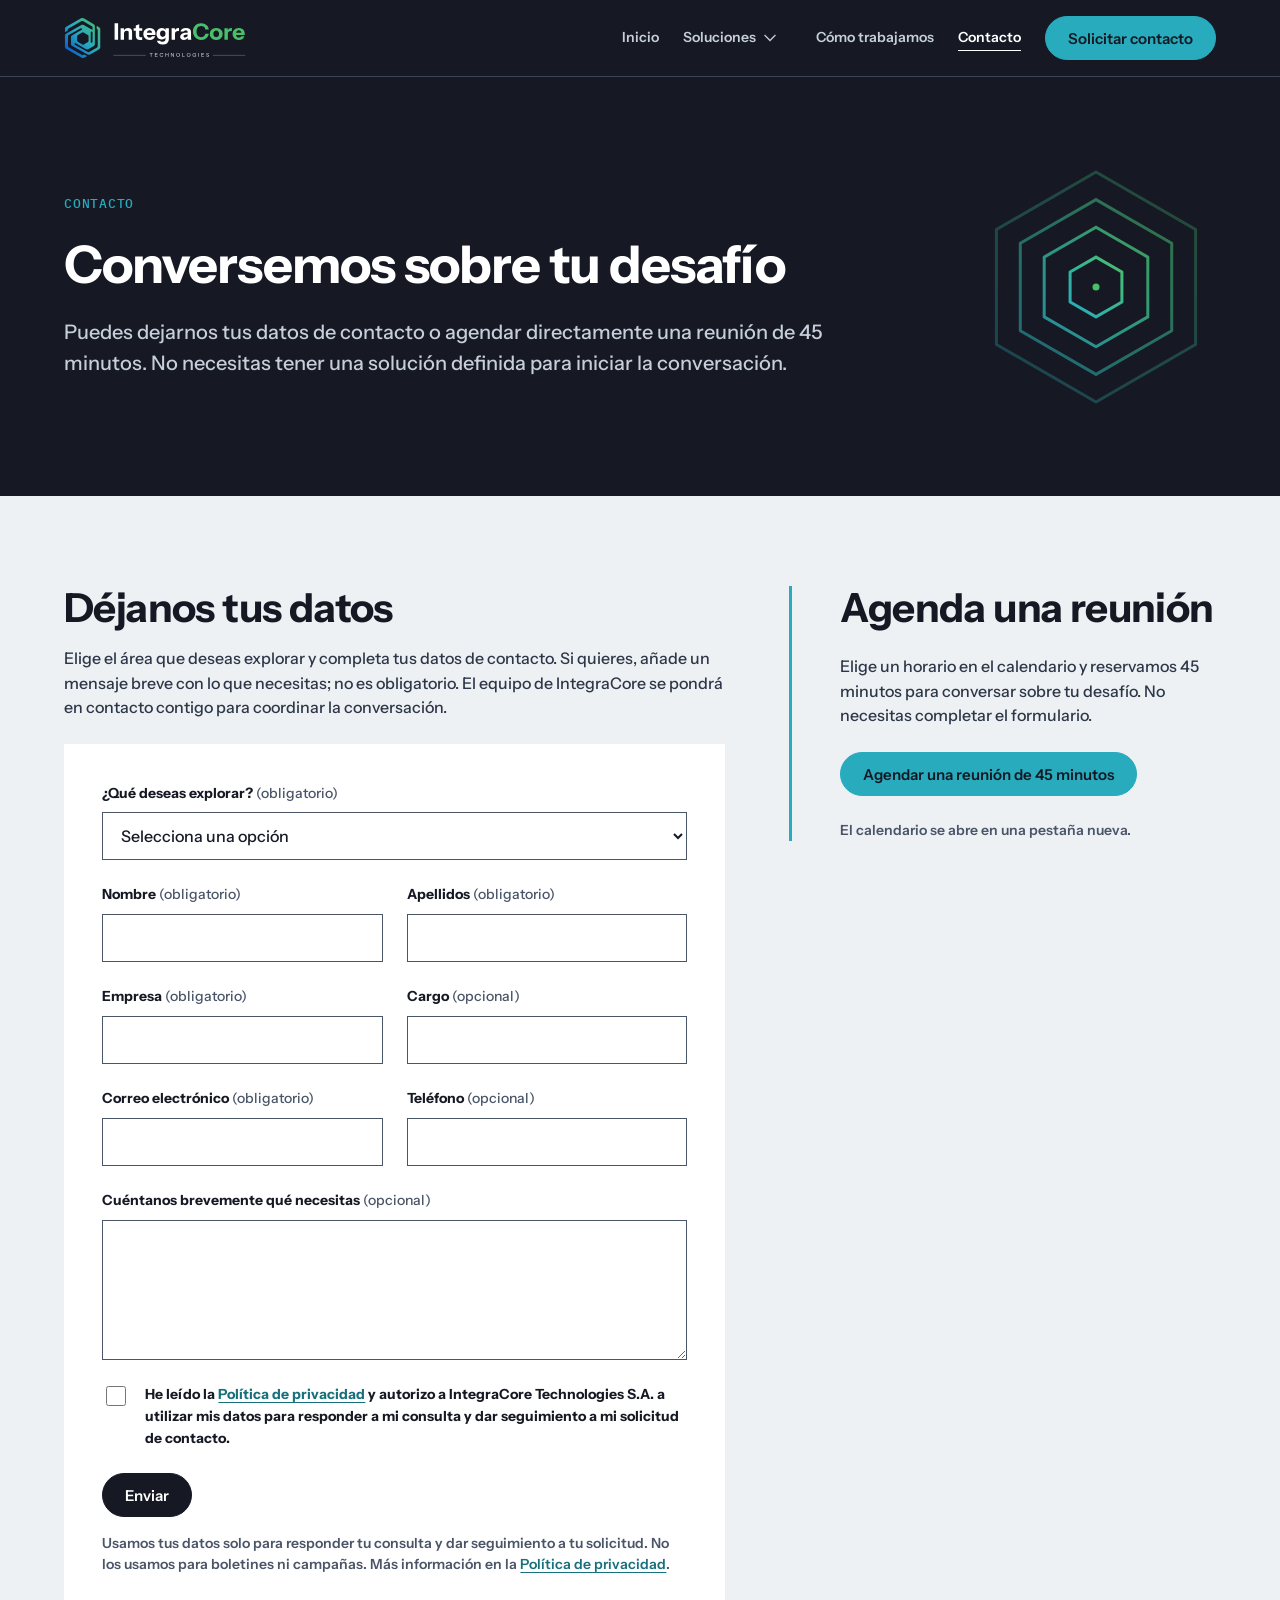
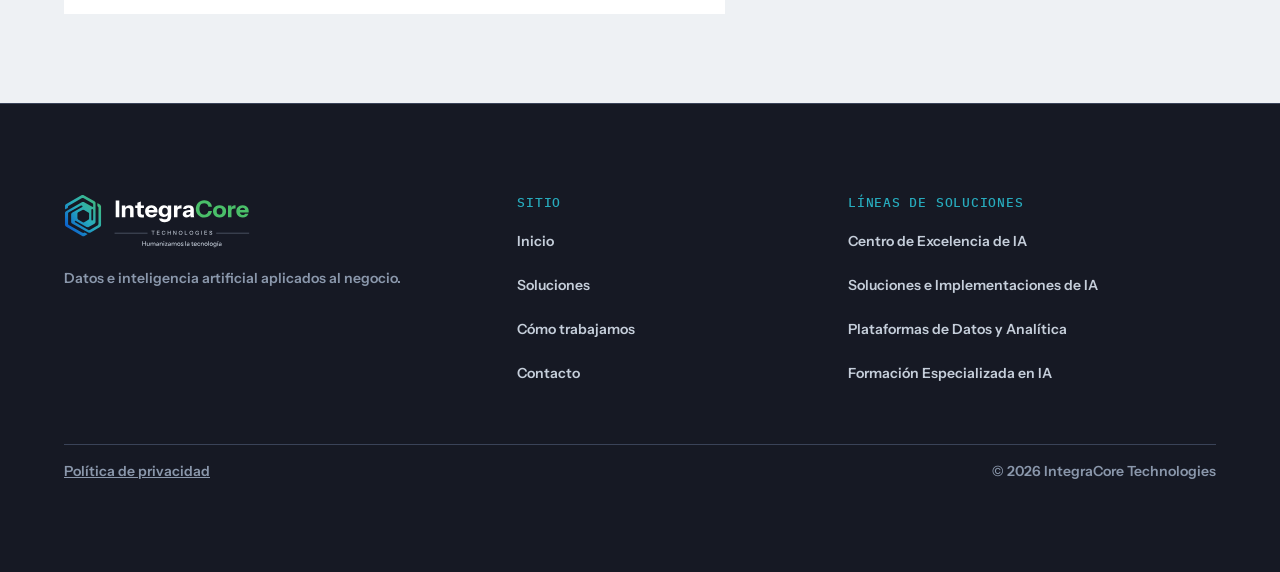
<file: contacto/index.html>
<!DOCTYPE html>
<html lang="es">
<head>
<meta charset="utf-8">
<meta name="viewport" content="width=device-width, initial-scale=1">
<title>Contacto | IntegraCore</title>
<meta name="description" content="Cuéntanos tu desafío en datos o inteligencia artificial y consulta qué especialización o siguiente paso puede ser pertinente para tu organización.">
<meta name="robots" content="index, follow">
<link rel="canonical" href="https://integracoretech.com/contacto/">
<meta property="og:url" content="https://integracoretech.com/contacto/">
<meta property="og:type" content="website">
<meta property="og:locale" content="es_GT">
<meta name="twitter:card" content="summary_large_image">
<meta property="og:title" content="Contacto | IntegraCore">
<meta property="og:description" content="Cuéntanos tu desafío en datos o inteligencia artificial y consulta qué especialización o siguiente paso puede ser pertinente para tu organización.">
<meta property="og:image" content="https://integracoretech.com/img/og-image.png">
<meta name="theme-color" content="#161924">
<link rel="icon" type="image/png" sizes="64x64" href="../favicon-64.png">
<link rel="apple-touch-icon" href="../apple-touch-icon.png">
<link rel="manifest" href="../site.webmanifest">
<link rel="stylesheet" href="../css/tokens.css">
<link rel="stylesheet" href="../css/base.css">
<link rel="stylesheet" href="../css/site.css">
<script>document.documentElement.classList.add('js')</script>
</head>
<body>
<svg width="0" height="0" style="position:absolute" aria-hidden="true" focusable="false"><defs><linearGradient id="ic-geo-grad" x1="0" y1="1" x2="1" y2="0"><stop offset="0" stop-color="#27ABBD"/><stop offset=".5" stop-color="#36B596"/><stop offset="1" stop-color="#4ABF69"/></linearGradient></defs></svg>

<!--@header-->
<a class="skip" href="#contenido">Saltar al contenido</a>
<header class="site-head theme-dark">
<div class="wrap">
<a class="logo" href="../" aria-label="IntegraCore Technologies, inicio"><img src="../img/logo/lockup-horizontal-dark.svg" alt="IntegraCore Technologies" width="182" height="42"></a>
<button class="nav-toggle" type="button" aria-expanded="false" aria-controls="nav-panel"><span class="nav-toggle__label">Menú</span><svg class="nav-toggle__icon" viewBox="0 0 24 24" width="24" height="24" fill="none" stroke="currentColor" stroke-width="1.5" stroke-linecap="square" aria-hidden="true"><path class="i-open" d="M4 8H20M4 16H20"/><path class="i-close" d="M6 6L18 18M18 6L6 18"/></svg></button>
<nav class="nav" id="nav-panel" aria-label="Principal">
<ul class="nav-list">
<li><a href="../" >Inicio</a></li>
<li class="has-sub">
<span class="sub-row"><a href="../soluciones/" >Soluciones</a><button class="sub-toggle" type="button" aria-expanded="false" aria-controls="sub-soluciones"><span class="visually-hidden">Mostrar las cuatro líneas de soluciones</span><svg viewBox="0 0 24 24" width="20" height="20" fill="none" stroke="currentColor" stroke-width="1.5" stroke-linecap="square" aria-hidden="true"><path d="M6 9L12 15L18 9"/></svg></button></span>
<ul class="sub-list" id="sub-soluciones">
<li><a href="../soluciones/#centro-excelencia-ia">Centro de Excelencia de IA</a></li>
<li><a href="../soluciones/soluciones-ia/">Soluciones e Implementaciones de IA</a></li>
<li><a href="../soluciones/datos-data-warehouse-bi/">Plataformas de Datos y Analítica</a></li>
<li><a href="../soluciones/#formacion-ia">Formación Especializada en IA</a></li>
</ul>
</li>
<li><a href="../como-trabajamos/" >Cómo trabajamos</a></li>
<li><a href="../contacto/" aria-current="page">Contacto</a></li>
</ul>
<a class="btn nav-cta" href="../contacto/">Solicitar contacto</a>
</nav>
</div>
</header>
<!--/@header-->

<main id="contenido">

<section class="band theme-dark page-hero" aria-labelledby="h-contacto">
<div class="wrap page-hero-grid">
<div class="page-hero-copy">
<p class="t-etiqueta">Contacto</p>
<h1 class="t-display" id="h-contacto">Conversemos sobre tu desafío</h1>
<p class="t-lead">Puedes dejarnos tus datos de contacto o agendar directamente una reunión de 45 minutos. No necesitas tener una solución definida para iniciar la conversación.</p>
</div>
<svg class="geo geo--pagina" data-draw="load" viewBox="60 60 480 480" aria-hidden="true" focusable="false"><polygon points="300.0,70.0 499.2,185.0 499.2,415.0 300.0,530.0 100.8,415.0 100.8,185.0" class="geo-layer" pathLength="1" style="--i:0;opacity:0.3"/><polygon points="300.0,125.2 451.4,212.6 451.4,387.4 300.0,474.8 148.6,387.4 148.6,212.6" class="geo-layer" pathLength="1" style="--i:1;opacity:0.55"/><polygon points="300.0,180.4 403.6,240.2 403.6,359.8 300.0,419.6 196.4,359.8 196.4,240.2" class="geo-layer" pathLength="1" style="--i:2;opacity:0.8"/><polygon points="300.0,240.2 351.8,270.1 351.8,329.9 300.0,359.8 248.2,329.9 248.2,270.1" class="geo-layer" pathLength="1" style="--i:3;opacity:1"/><circle class="geo-dot" style="--i:4" cx="300" cy="300" r="7"/></svg>
</div>
</section>

<section class="band" id="consulta" aria-labelledby="h-datos">
<div class="wrap vias">
<div class="via via--datos">
<div class="sec-head"><h2 class="t-h1" id="h-datos">Déjanos tus datos</h2><p class="t-body">Elige el área que deseas explorar y completa tus datos de contacto. Si quieres, añade un mensaje breve con lo que necesitas; no es obligatorio. El equipo de IntegraCore se pondrá en contacto contigo para coordinar la conversación.</p></div>
<noscript><p class="t-body">Para enviar el formulario necesitas activar JavaScript. También puedes agendar una reunión o escribir a <a href="mailto:pablo@integracoretech.com">pablo@integracoretech.com</a>.</p></noscript>
<form class="form-zoho card" id="webform707752000004806004" name="WebToLeads707752000004806004" accept-charset="UTF-8" method="post" action="https://crm.zoho.com/crm/WebToLeadForm" enctype="multipart/form-data" novalidate data-zoho-endpoint="https://crm.zoho.com/crm/WebToLeadForm">
<div class="form-grid">
<div class="field field--full"><label for="LEADCF1">¿Qué deseas explorar? <span class="req">(obligatorio)</span></label><select id="LEADCF1" name="LEADCF1" required aria-required="true" aria-describedby="err-LEADCF1"><option value="-None-">Selecciona una opción</option><option value="Datos, Data Warehouse o Business Intelligence">Plataformas de Datos y Analítica</option><option value="Soluciones e implementaciones de IA">Soluciones e implementaciones de IA</option><option value="Centro de Excelencia de IA">Centro de Excelencia de IA</option><option value="Formación especializada en IA">Formación especializada en IA</option><option value="Posible colaboración o alianza">Posible colaboración o alianza</option><option value="Otro desafío o consulta">Otro desafío o consulta</option></select><p class="field-error" id="err-LEADCF1" hidden></p></div>
<div class="field"><label for="First_Name">Nombre <span class="req">(obligatorio)</span></label><input id="First_Name" name="First Name" type="text" autocomplete="given-name" maxlength="40" required aria-required="true" aria-describedby="err-First_Name"><p class="field-error" id="err-First_Name" hidden></p></div>
<div class="field"><label for="Last_Name">Apellidos <span class="req">(obligatorio)</span></label><input id="Last_Name" name="Last Name" type="text" autocomplete="family-name" maxlength="80" required aria-required="true" aria-describedby="err-Last_Name"><p class="field-error" id="err-Last_Name" hidden></p></div>
<div class="field"><label for="Company">Empresa <span class="req">(obligatorio)</span></label><input id="Company" name="Company" type="text" autocomplete="organization" maxlength="200" required aria-required="true" aria-describedby="err-Company"><p class="field-error" id="err-Company" hidden></p></div>
<div class="field"><label for="Designation">Cargo <span class="opt">(opcional)</span></label><input id="Designation" name="Designation" type="text" autocomplete="organization-title" maxlength="100" aria-describedby="err-Designation"><p class="field-error" id="err-Designation" hidden></p></div>
<div class="field"><label for="Email">Correo electrónico <span class="req">(obligatorio)</span></label><input id="Email" name="Email" type="email" autocomplete="email" inputmode="email" ftype="email" maxlength="100" required aria-required="true" aria-describedby="err-Email"><p class="field-error" id="err-Email" hidden></p></div>
<div class="field"><label for="Phone">Teléfono <span class="opt">(opcional)</span></label><input id="Phone" name="Phone" type="tel" autocomplete="tel" inputmode="tel" maxlength="30" aria-describedby="err-Phone"><p class="field-error" id="err-Phone" hidden></p></div>
<div class="field field--full"><label for="Description">Cuéntanos brevemente qué necesitas <span class="opt">(opcional)</span></label><textarea id="Description" name="Description" rows="4" aria-required="false" autocomplete="off"></textarea></div>
</div>
<!-- Campos y parámetros generados por Zoho, sin cambios: no quitar -->
<div class="zoho-oculto" hidden>
<input type="hidden" name="xnQsjsdp" value="befb92131bb72e5638e806b15a60d4551a1797ab359e5b5a8b4e3b7006e53da1">
<input type="hidden" name="zc_gad" id="zc_gad" value="">
<input type="hidden" name="xmIwtLD" value="5f05405295b85ee1c9d721174b6e0fd4a7539527c2a1b2bd6d1c07e7115bca3d987a2d86e57c303b362b26a3686dc0fe">
<input type="hidden" name="actionType" value="TGVhZHM=">
<input type="hidden" name="returnURL" value="https://integracoretech.com/contacto/confirmacion/">
<div class="field"><label for="Lead_Source">Fuente de Posible cliente</label><select id="Lead_Source" name="Lead Source" tabindex="-1"><option value="-None-">-None-</option><option value="Estratek">Estratek</option><option value="Referido de cliente">Referido de cliente</option><option value="Referido de socio/aliado">Referido de socio/aliado</option><option value="Referido BNI / networking">Referido BNI / networking</option><option selected value="Marketing digital (sitio web, redes)">Marketing digital (sitio web, redes)</option><option value="Facebook Organico">Facebook Organico</option><option value="Prospección directa">Prospección directa</option><option value="Otros">Otros</option></select></div>
<div class="field"><label for="LEADCF6">Estatus Seguimiento</label><select id="LEADCF6" name="LEADCF6" tabindex="-1"><option value="-None-">-None-</option><option selected value="Lead">Lead</option><option value="Prospecto Calificado">Prospecto Calificado</option><option value="Prospecto No Calificado">Prospecto No Calificado</option><option value="Cita confirmada">Cita confirmada</option><option value="Cita reprogramada">Cita reprogramada</option></select></div>
<div class="field"><label for="Lead_Status">Estado de Posible cliente</label><select id="Lead_Status" name="Lead Status" tabindex="-1"><option value="-None-">-None-</option><option selected value="Prospecto">Prospecto</option><option value="Cita">Cita</option><option value="Seguimiento (Volver a contactar)">Seguimiento (Volver a contactar)</option><option value="Seguimiento (Alto interés)">Seguimiento (Alto interés)</option><option value="Seguimiento (Contactar más adelante)">Seguimiento (Contactar más adelante)</option><option value="Seguimiento (Se comunicarán)">Seguimiento (Se comunicarán)</option><option value="No aplica (Proceso interno)">No aplica (Proceso interno)</option><option value="No aplica (Empresa pequeña)">No aplica (Empresa pequeña)</option><option value="No aplica (No les interesa)">No aplica (No les interesa)</option><option value="No aplica (Tienen proveedor externo)">No aplica (Tienen proveedor externo)</option><option value="No aplica (no hay presupuesto)">No aplica (no hay presupuesto)</option><option value="Cliente Activo">Cliente Activo</option><option value="No habilitado">No habilitado</option></select></div>
<input type="text" name="aG9uZXlwb3Q" value="" tabindex="-1" autocomplete="off" aria-hidden="true">
</div>
<div class="field field--full consent">
<label class="consent__check" for="consent"><input type="checkbox" id="consent" name="consent_privacidad_sitio" value="1" required aria-required="true" aria-describedby="err-consent"> <span>He leído la <a href="../privacidad/" target="_blank" rel="noopener">Política de privacidad</a><span class="visually-hidden"> (se abre en una pestaña nueva)</span> y autorizo a IntegraCore Technologies S.A. a utilizar mis datos para responder a mi consulta y dar seguimiento a mi solicitud de contacto.</span></label>
<p class="field-error" id="err-consent" hidden></p>
</div>
<div class="form-actions">
<button class="btn" type="submit" id="formsubmit">Enviar</button>
<div class="form-notes"><p class="t-small">Usamos tus datos solo para responder tu consulta y dar seguimiento a tu solicitud. No los usamos para boletines ni campañas. Más información en la <a href="../privacidad/">Política de privacidad</a>.</p></div>
</div>
<div class="form-status" id="form-status" role="status" aria-live="polite" tabindex="-1" hidden></div>
</form>
</div>
<aside class="via via--agenda" aria-labelledby="h-agenda">
<h2 class="t-h1" id="h-agenda">Agenda una reunión</h2>
<p class="t-body">Elige un horario en el calendario y reservamos 45 minutos para conversar sobre tu desafío. No necesitas completar el formulario.</p>
<a class="btn btn--agenda" href="https://calendar.app.google/J1nHAJsJ6yLDKBkW7" target="_blank" rel="noopener noreferrer" data-cta="agendar-45">Agendar una reunión de 45 minutos<span class="visually-hidden"> (se abre en una pestaña nueva)</span></a>
<p class="t-small">El calendario se abre en una pestaña nueva.</p>
</aside>
</div>
</section>

</main>

<!--@footer-->
<footer class="band theme-dark site-foot">
<div class="wrap foot-grid">
<div class="foot-brand">
<img src="../img/logo/lockup-horizontal-dark-proposito.svg" alt="IntegraCore Technologies. Humanizamos la tecnología." width="250" height="58">
<p class="t-small">Datos e inteligencia artificial aplicados al negocio.</p>
</div>
<nav class="foot-col" aria-label="Sitio">
<p class="t-etiqueta">Sitio</p>
<ul class="foot-links">
<li><a href="../">Inicio</a></li>
<li><a href="../soluciones/">Soluciones</a></li>
<li><a href="../como-trabajamos/">Cómo trabajamos</a></li>
<li><a href="../contacto/">Contacto</a></li>
</ul>
</nav>
<nav class="foot-col" aria-label="Líneas de soluciones">
<p class="t-etiqueta">Líneas de soluciones</p>
<ul class="foot-links">
<li><a href="../soluciones/#centro-excelencia-ia">Centro de Excelencia de IA</a></li>
<li><a href="../soluciones/soluciones-ia/">Soluciones e Implementaciones de IA</a></li>
<li><a href="../soluciones/datos-data-warehouse-bi/">Plataformas de Datos y Analítica</a></li>
<li><a href="../soluciones/#formacion-ia">Formación Especializada en IA</a></li>
</ul>
</nav>
<div class="foot-meta">
<p class="t-small"><a href="../privacidad/">Política de privacidad</a></p>
<p class="t-small">© 2026 IntegraCore Technologies</p>
</div>
</div>
</footer>
<!--/@footer-->

<script src="../js/geometria.js"></script>
<script src="../js/navigation.js"></script>
<script src="../js/zoho-form.js"></script>
</body>
</html>
</file>
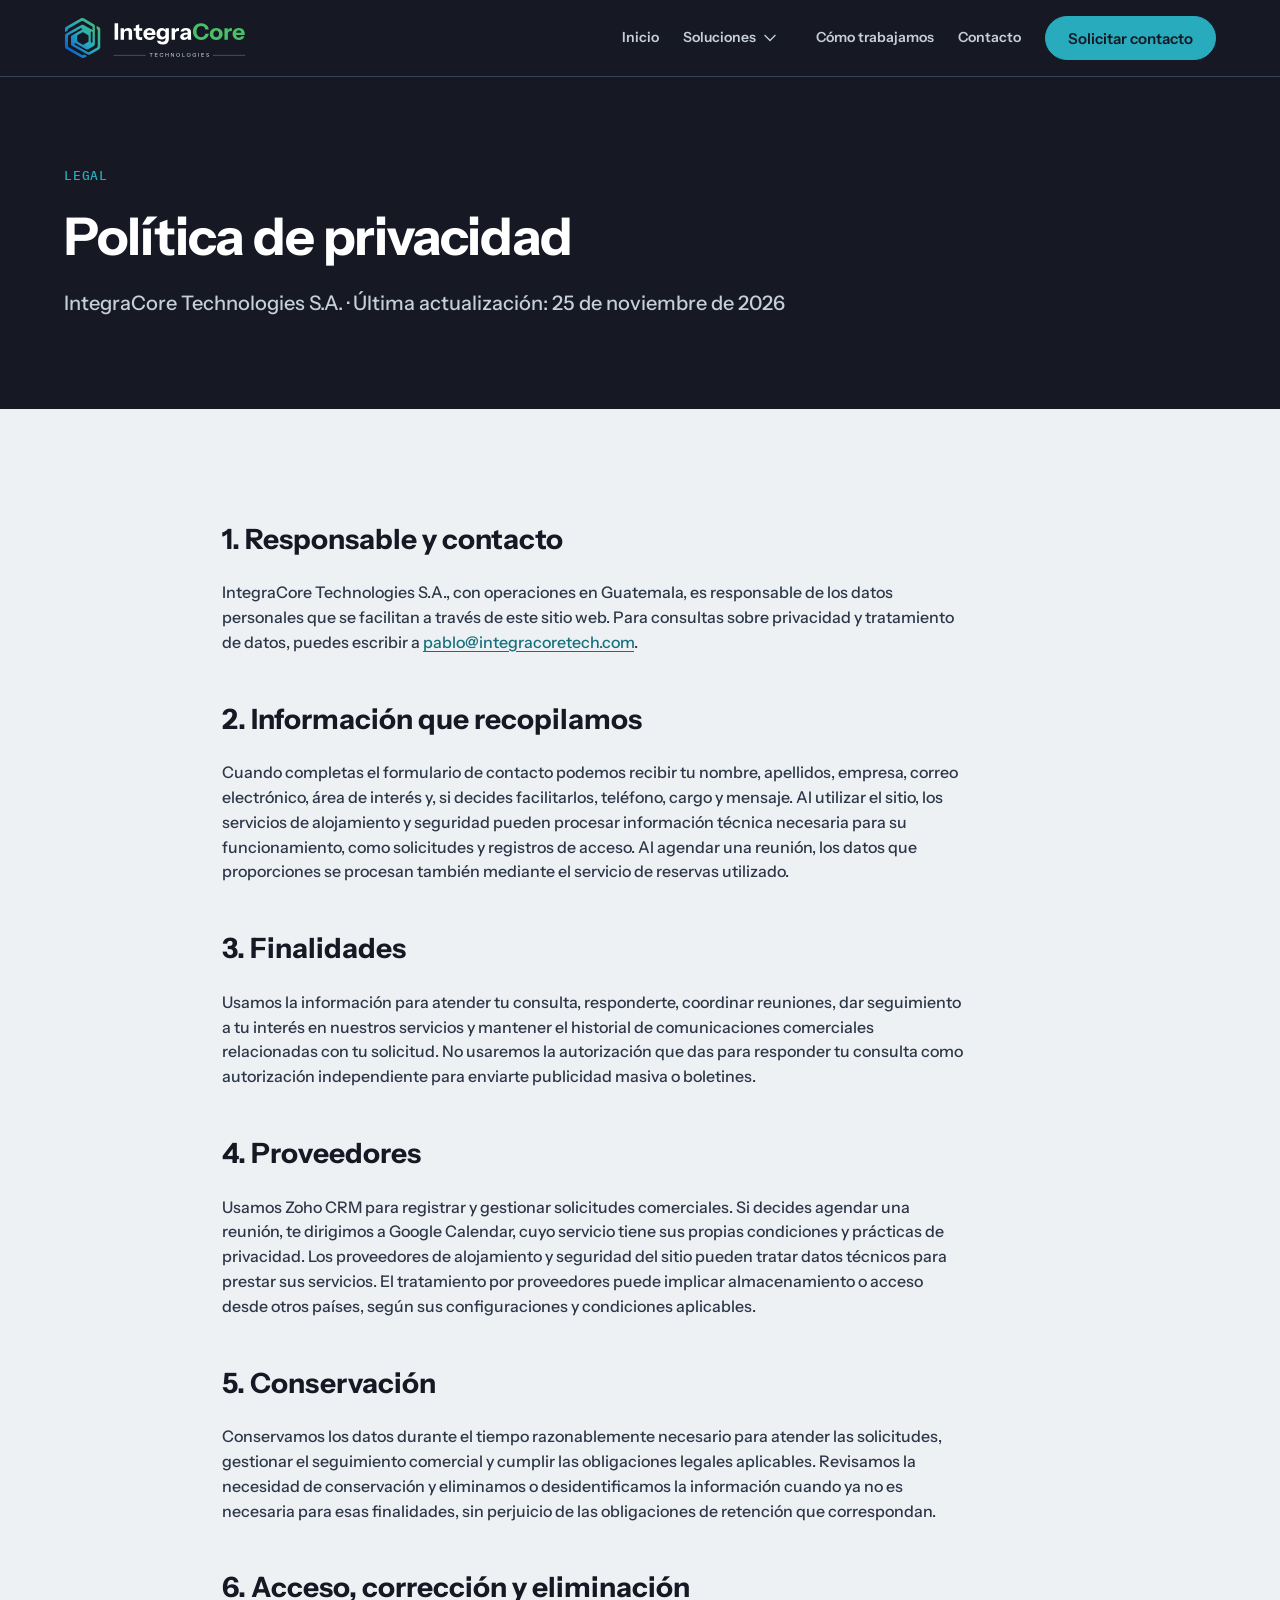
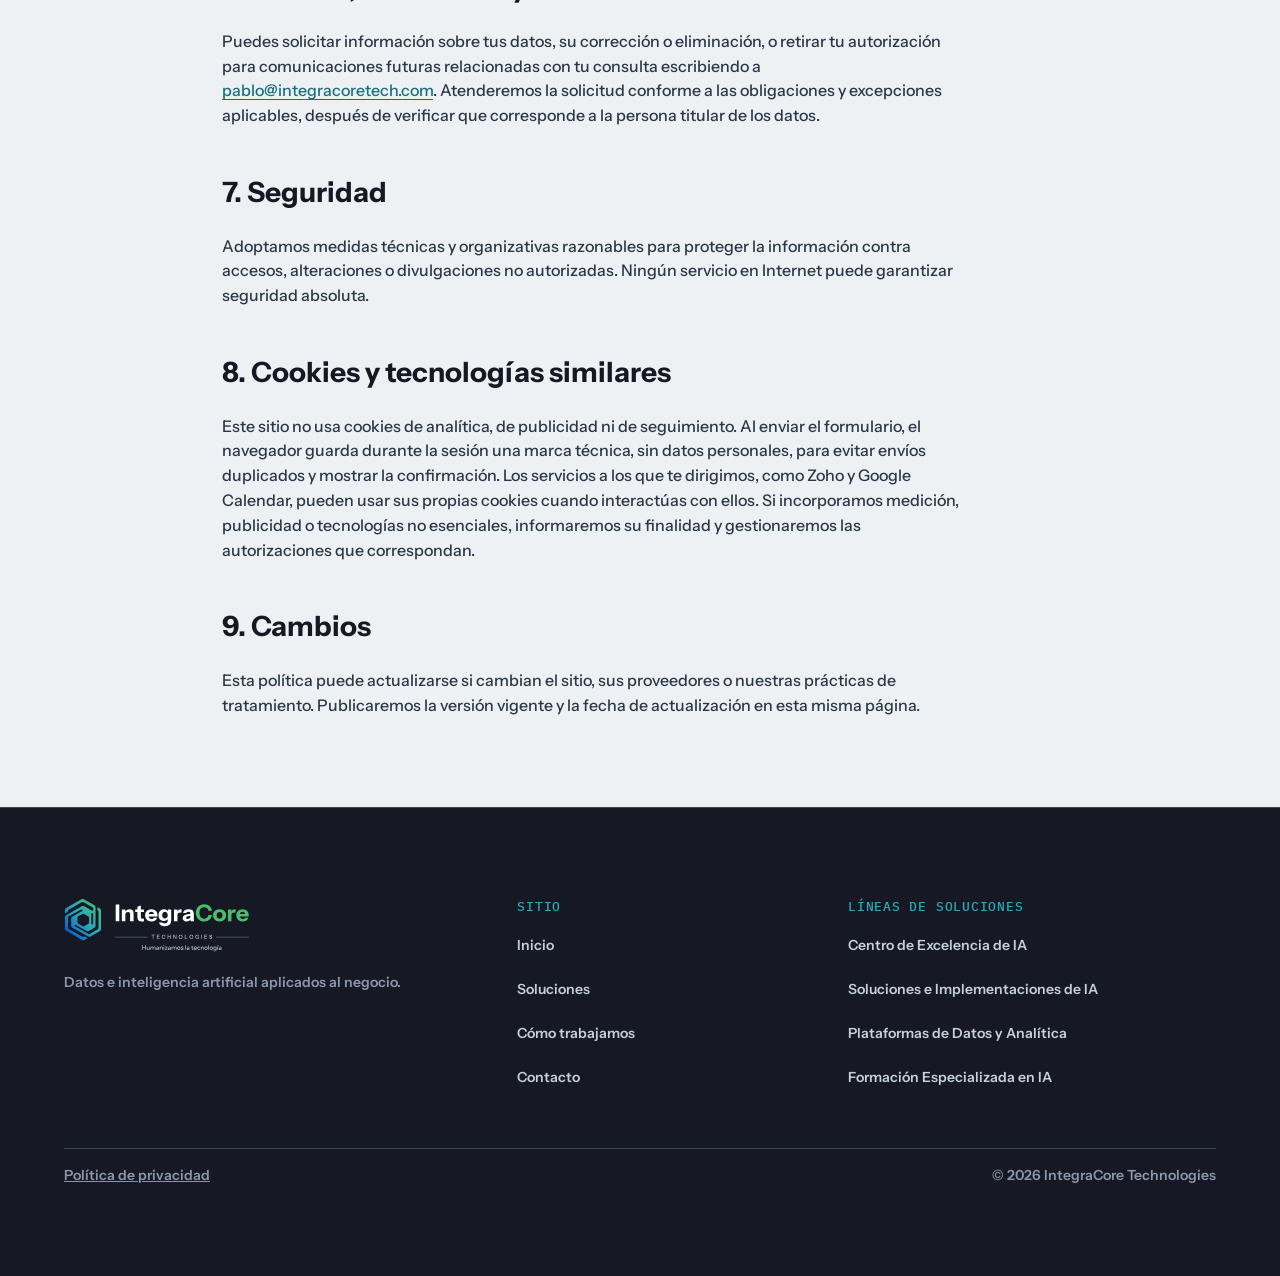
<file: privacidad/index.html>
<!DOCTYPE html>
<html lang="es">
<head>
<meta charset="utf-8">
<meta name="viewport" content="width=device-width, initial-scale=1">
<title>Política de privacidad | IntegraCore</title>
<meta name="description" content="Política de privacidad de IntegraCore Technologies S.A.: qué datos recibimos por el formulario de contacto, para qué los usamos y cómo ejercer tus derechos.">
<meta name="robots" content="index, follow">
<link rel="canonical" href="https://integracoretech.com/privacidad/">
<meta property="og:url" content="https://integracoretech.com/privacidad/">
<meta property="og:type" content="website">
<meta property="og:locale" content="es_GT">
<meta name="twitter:card" content="summary_large_image">
<meta property="og:title" content="Política de privacidad | IntegraCore">
<meta property="og:description" content="Política de privacidad de IntegraCore Technologies S.A.: qué datos recibimos por el formulario de contacto, para qué los usamos y cómo ejercer tus derechos.">
<meta property="og:image" content="https://integracoretech.com/img/og-image.png">
<meta name="theme-color" content="#161924">
<link rel="icon" type="image/png" sizes="64x64" href="../favicon-64.png">
<link rel="apple-touch-icon" href="../apple-touch-icon.png">
<link rel="manifest" href="../site.webmanifest">
<link rel="stylesheet" href="../css/tokens.css">
<link rel="stylesheet" href="../css/base.css">
<link rel="stylesheet" href="../css/site.css">
<script>document.documentElement.classList.add('js')</script>
</head>
<body>
<svg width="0" height="0" style="position:absolute" aria-hidden="true" focusable="false"><defs><linearGradient id="ic-geo-grad" x1="0" y1="1" x2="1" y2="0"><stop offset="0" stop-color="#27ABBD"/><stop offset=".5" stop-color="#36B596"/><stop offset="1" stop-color="#4ABF69"/></linearGradient></defs></svg>

<!--@header-->
<a class="skip" href="#contenido">Saltar al contenido</a>
<header class="site-head theme-dark">
<div class="wrap">
<a class="logo" href="../" aria-label="IntegraCore Technologies, inicio"><img src="../img/logo/lockup-horizontal-dark.svg" alt="IntegraCore Technologies" width="182" height="42"></a>
<button class="nav-toggle" type="button" aria-expanded="false" aria-controls="nav-panel"><span class="nav-toggle__label">Menú</span><svg class="nav-toggle__icon" viewBox="0 0 24 24" width="24" height="24" fill="none" stroke="currentColor" stroke-width="1.5" stroke-linecap="square" aria-hidden="true"><path class="i-open" d="M4 8H20M4 16H20"/><path class="i-close" d="M6 6L18 18M18 6L6 18"/></svg></button>
<nav class="nav" id="nav-panel" aria-label="Principal">
<ul class="nav-list">
<li><a href="../" >Inicio</a></li>
<li class="has-sub">
<span class="sub-row"><a href="../soluciones/" >Soluciones</a><button class="sub-toggle" type="button" aria-expanded="false" aria-controls="sub-soluciones"><span class="visually-hidden">Mostrar las cuatro líneas de soluciones</span><svg viewBox="0 0 24 24" width="20" height="20" fill="none" stroke="currentColor" stroke-width="1.5" stroke-linecap="square" aria-hidden="true"><path d="M6 9L12 15L18 9"/></svg></button></span>
<ul class="sub-list" id="sub-soluciones">
<li><a href="../soluciones/#centro-excelencia-ia">Centro de Excelencia de IA</a></li>
<li><a href="../soluciones/soluciones-ia/">Soluciones e Implementaciones de IA</a></li>
<li><a href="../soluciones/datos-data-warehouse-bi/">Plataformas de Datos y Analítica</a></li>
<li><a href="../soluciones/#formacion-ia">Formación Especializada en IA</a></li>
</ul>
</li>
<li><a href="../como-trabajamos/" >Cómo trabajamos</a></li>
<li><a href="../contacto/" >Contacto</a></li>
</ul>
<a class="btn nav-cta" href="../contacto/">Solicitar contacto</a>
</nav>
</div>
</header>
<!--/@header-->

<main id="contenido">
<section class="band theme-dark page-hero" aria-labelledby="h-priv"><div class="wrap page-hero-grid page-hero-grid--solo"><div class="page-hero-copy">
<p class="t-etiqueta">Legal</p><h1 class="t-display" id="h-priv">Política de privacidad</h1>
<p class="t-lead">IntegraCore Technologies S.A. · Última actualización: 25 de noviembre de 2026</p></div></div></section>
<section class="band"><div class="wrap prose">
<h2 class="t-h2">1. Responsable y contacto</h2>
<p class="t-body">IntegraCore Technologies S.A., con operaciones en Guatemala, es responsable de los datos personales que se facilitan a través de este sitio web. Para consultas sobre privacidad y tratamiento de datos, puedes escribir a <a href="mailto:pablo@integracoretech.com">pablo@integracoretech.com</a>.</p>
<h2 class="t-h2">2. Información que recopilamos</h2>
<p class="t-body">Cuando completas el formulario de contacto podemos recibir tu nombre, apellidos, empresa, correo electrónico, área de interés y, si decides facilitarlos, teléfono, cargo y mensaje. Al utilizar el sitio, los servicios de alojamiento y seguridad pueden procesar información técnica necesaria para su funcionamiento, como solicitudes y registros de acceso. Al agendar una reunión, los datos que proporciones se procesan también mediante el servicio de reservas utilizado.</p>
<h2 class="t-h2">3. Finalidades</h2>
<p class="t-body">Usamos la información para atender tu consulta, responderte, coordinar reuniones, dar seguimiento a tu interés en nuestros servicios y mantener el historial de comunicaciones comerciales relacionadas con tu solicitud. No usaremos la autorización que das para responder tu consulta como autorización independiente para enviarte publicidad masiva o boletines.</p>
<h2 class="t-h2">4. Proveedores</h2>
<p class="t-body">Usamos Zoho CRM para registrar y gestionar solicitudes comerciales. Si decides agendar una reunión, te dirigimos a Google Calendar, cuyo servicio tiene sus propias condiciones y prácticas de privacidad. Los proveedores de alojamiento y seguridad del sitio pueden tratar datos técnicos para prestar sus servicios. El tratamiento por proveedores puede implicar almacenamiento o acceso desde otros países, según sus configuraciones y condiciones aplicables.</p>
<h2 class="t-h2">5. Conservación</h2>
<p class="t-body">Conservamos los datos durante el tiempo razonablemente necesario para atender las solicitudes, gestionar el seguimiento comercial y cumplir las obligaciones legales aplicables. Revisamos la necesidad de conservación y eliminamos o desidentificamos la información cuando ya no es necesaria para esas finalidades, sin perjuicio de las obligaciones de retención que correspondan.</p>
<h2 class="t-h2">6. Acceso, corrección y eliminación</h2>
<p class="t-body">Puedes solicitar información sobre tus datos, su corrección o eliminación, o retirar tu autorización para comunicaciones futuras relacionadas con tu consulta escribiendo a <a href="mailto:pablo@integracoretech.com">pablo@integracoretech.com</a>. Atenderemos la solicitud conforme a las obligaciones y excepciones aplicables, después de verificar que corresponde a la persona titular de los datos.</p>
<h2 class="t-h2">7. Seguridad</h2>
<p class="t-body">Adoptamos medidas técnicas y organizativas razonables para proteger la información contra accesos, alteraciones o divulgaciones no autorizadas. Ningún servicio en Internet puede garantizar seguridad absoluta.</p>
<h2 class="t-h2">8. Cookies y tecnologías similares</h2>
<p class="t-body">Este sitio no usa cookies de analítica, de publicidad ni de seguimiento. Al enviar el formulario, el navegador guarda durante la sesión una marca técnica, sin datos personales, para evitar envíos duplicados y mostrar la confirmación. Los servicios a los que te dirigimos, como Zoho y Google Calendar, pueden usar sus propias cookies cuando interactúas con ellos. Si incorporamos medición, publicidad o tecnologías no esenciales, informaremos su finalidad y gestionaremos las autorizaciones que correspondan.</p>
<h2 class="t-h2">9. Cambios</h2>
<p class="t-body">Esta política puede actualizarse si cambian el sitio, sus proveedores o nuestras prácticas de tratamiento. Publicaremos la versión vigente y la fecha de actualización en esta misma página.</p>
</div></section>
</main>

<!--@footer-->
<footer class="band theme-dark site-foot">
<div class="wrap foot-grid">
<div class="foot-brand">
<img src="../img/logo/lockup-horizontal-dark-proposito.svg" alt="IntegraCore Technologies. Humanizamos la tecnología." width="250" height="58">
<p class="t-small">Datos e inteligencia artificial aplicados al negocio.</p>
</div>
<nav class="foot-col" aria-label="Sitio">
<p class="t-etiqueta">Sitio</p>
<ul class="foot-links">
<li><a href="../">Inicio</a></li>
<li><a href="../soluciones/">Soluciones</a></li>
<li><a href="../como-trabajamos/">Cómo trabajamos</a></li>
<li><a href="../contacto/">Contacto</a></li>
</ul>
</nav>
<nav class="foot-col" aria-label="Líneas de soluciones">
<p class="t-etiqueta">Líneas de soluciones</p>
<ul class="foot-links">
<li><a href="../soluciones/#centro-excelencia-ia">Centro de Excelencia de IA</a></li>
<li><a href="../soluciones/soluciones-ia/">Soluciones e Implementaciones de IA</a></li>
<li><a href="../soluciones/datos-data-warehouse-bi/">Plataformas de Datos y Analítica</a></li>
<li><a href="../soluciones/#formacion-ia">Formación Especializada en IA</a></li>
</ul>
</nav>
<div class="foot-meta">
<p class="t-small"><a href="../privacidad/">Política de privacidad</a></p>
<p class="t-small">© 2026 IntegraCore Technologies</p>
</div>
</div>
</footer>
<!--/@footer-->

<script src="../js/geometria.js"></script>
<script src="../js/navigation.js"></script>
</body>
</html>
</file>
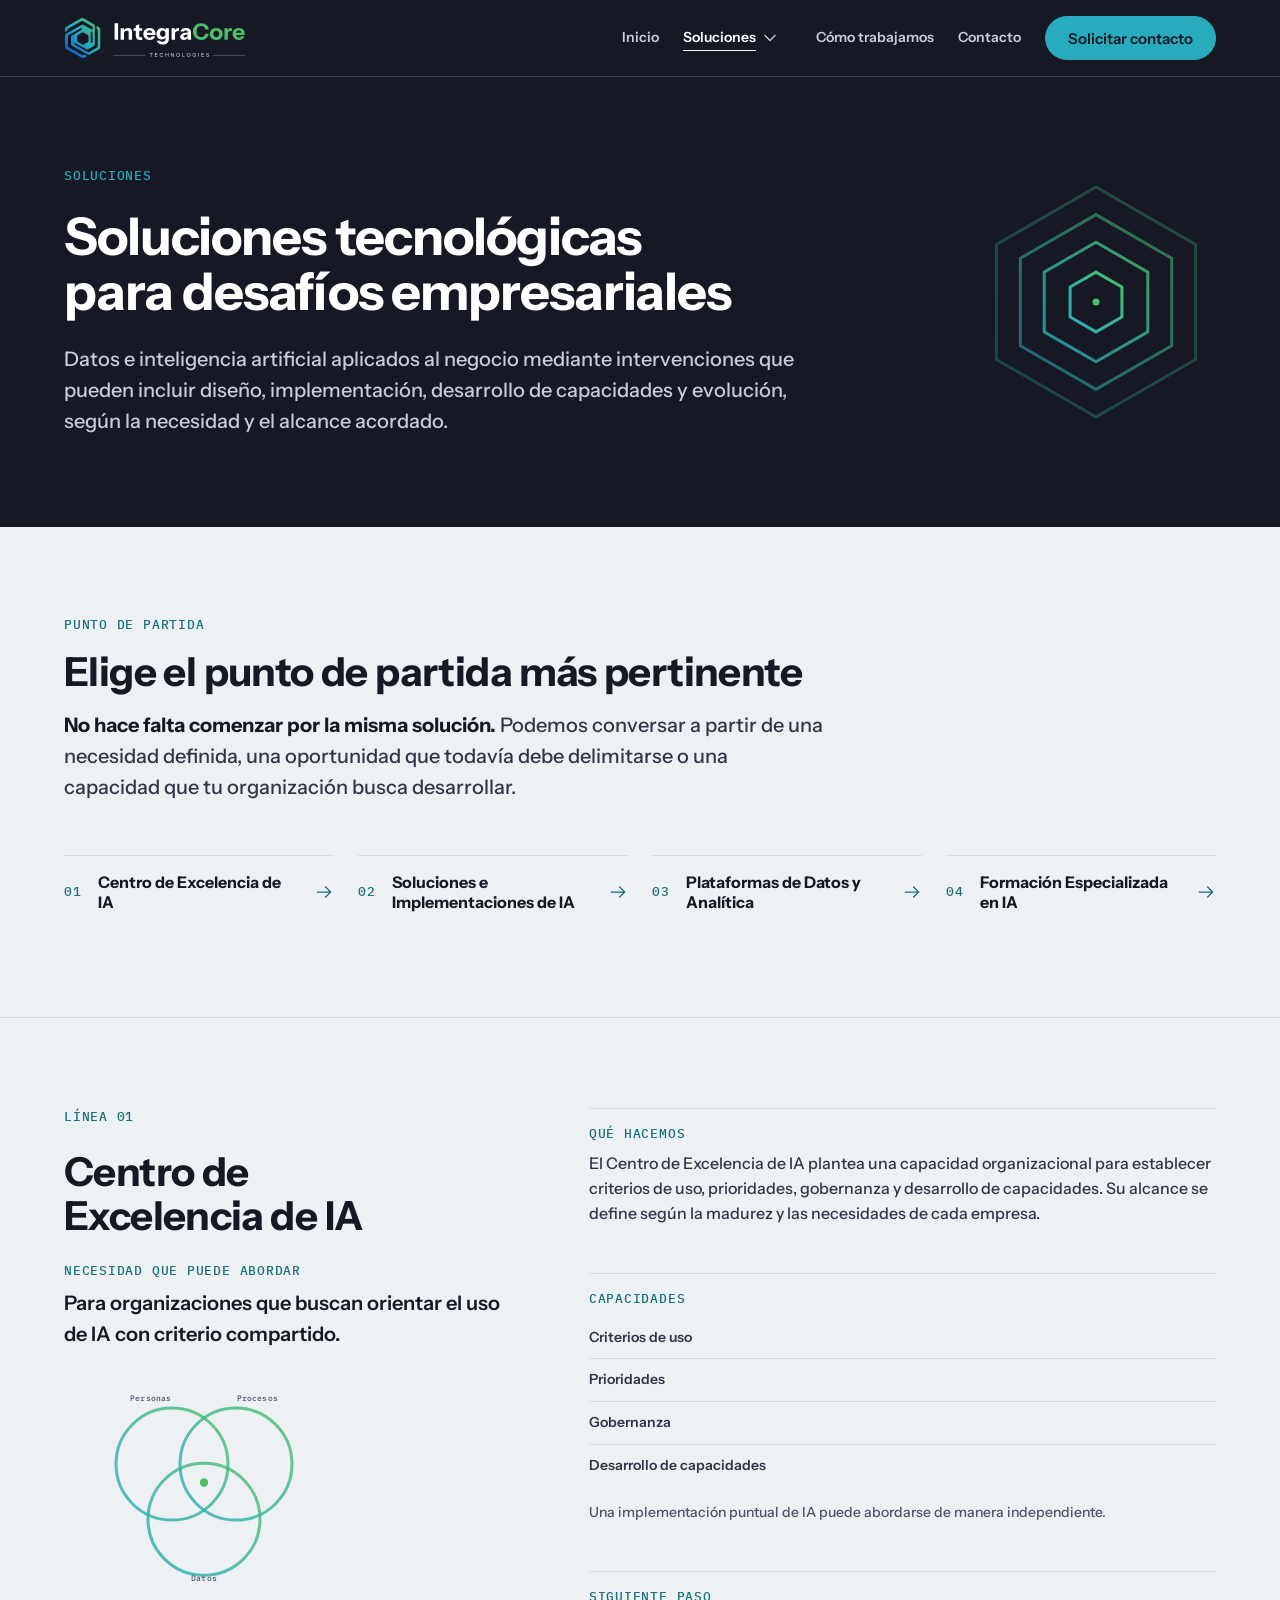
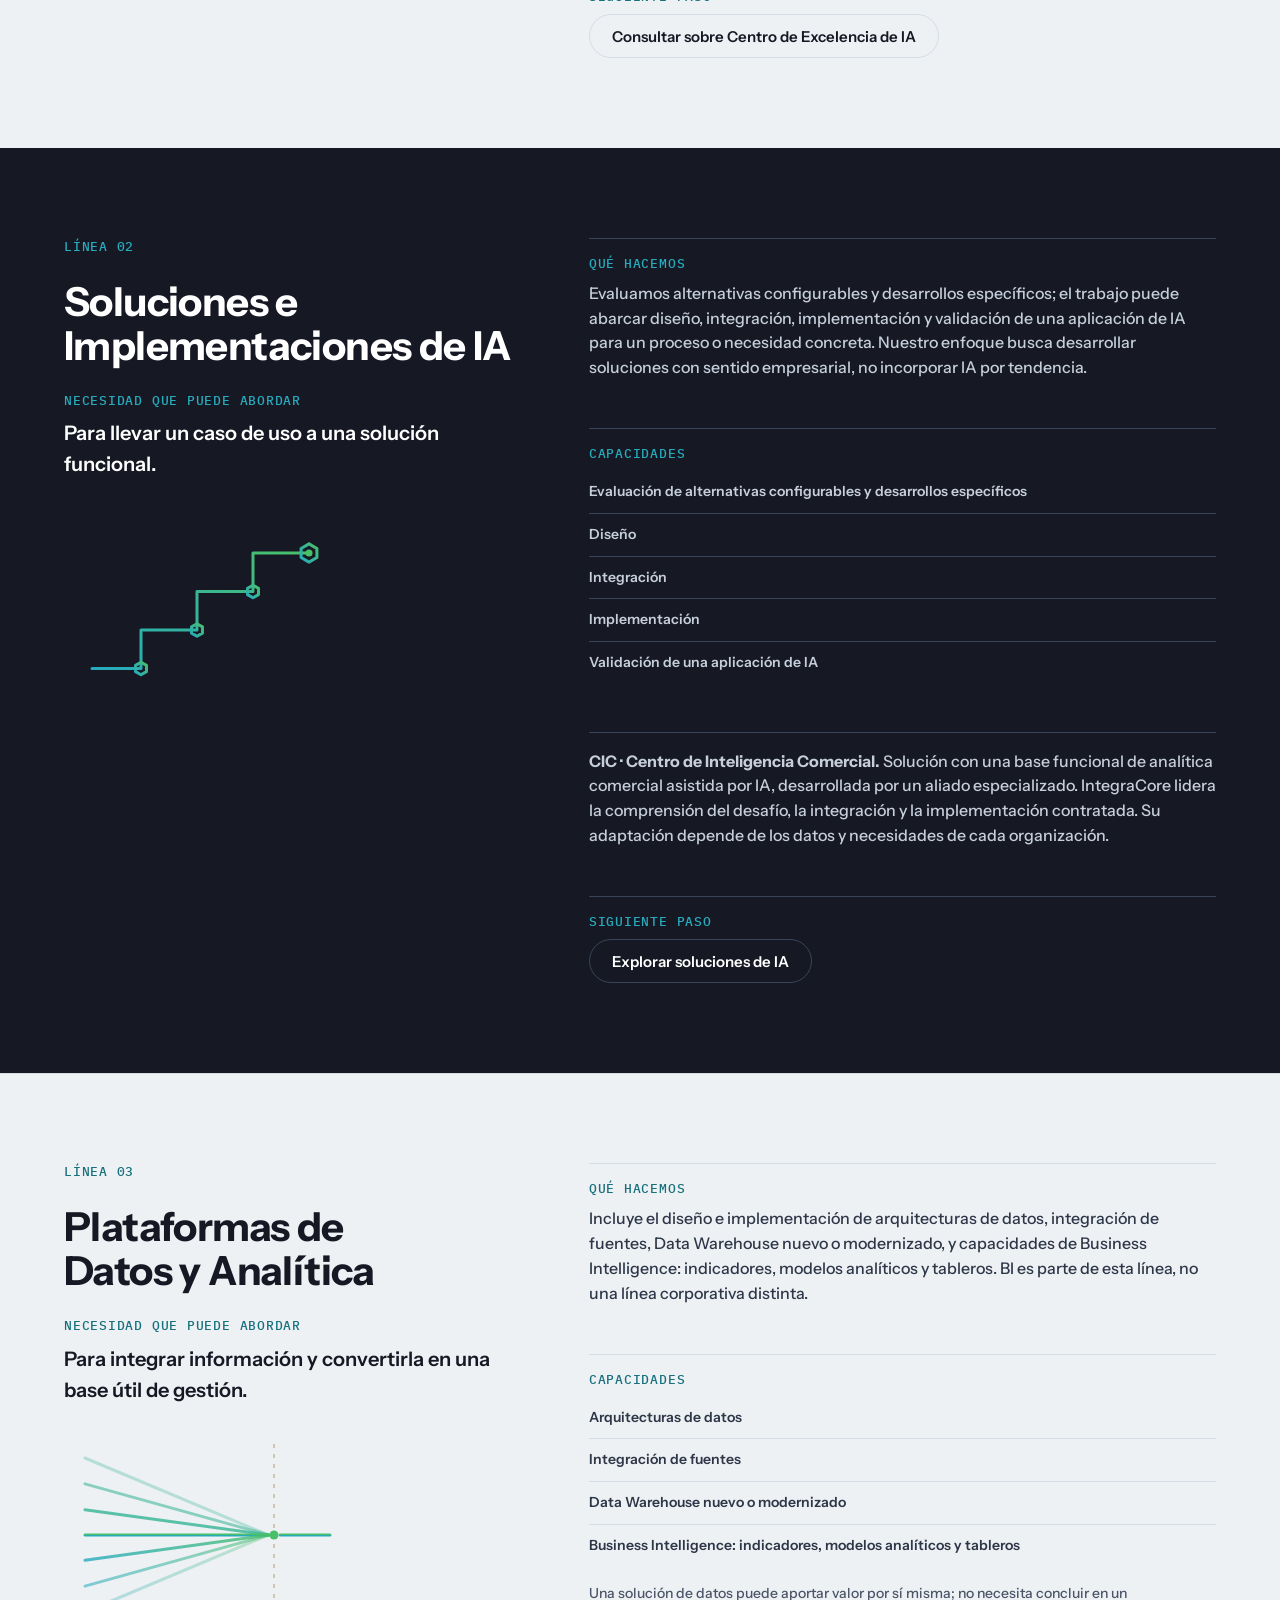
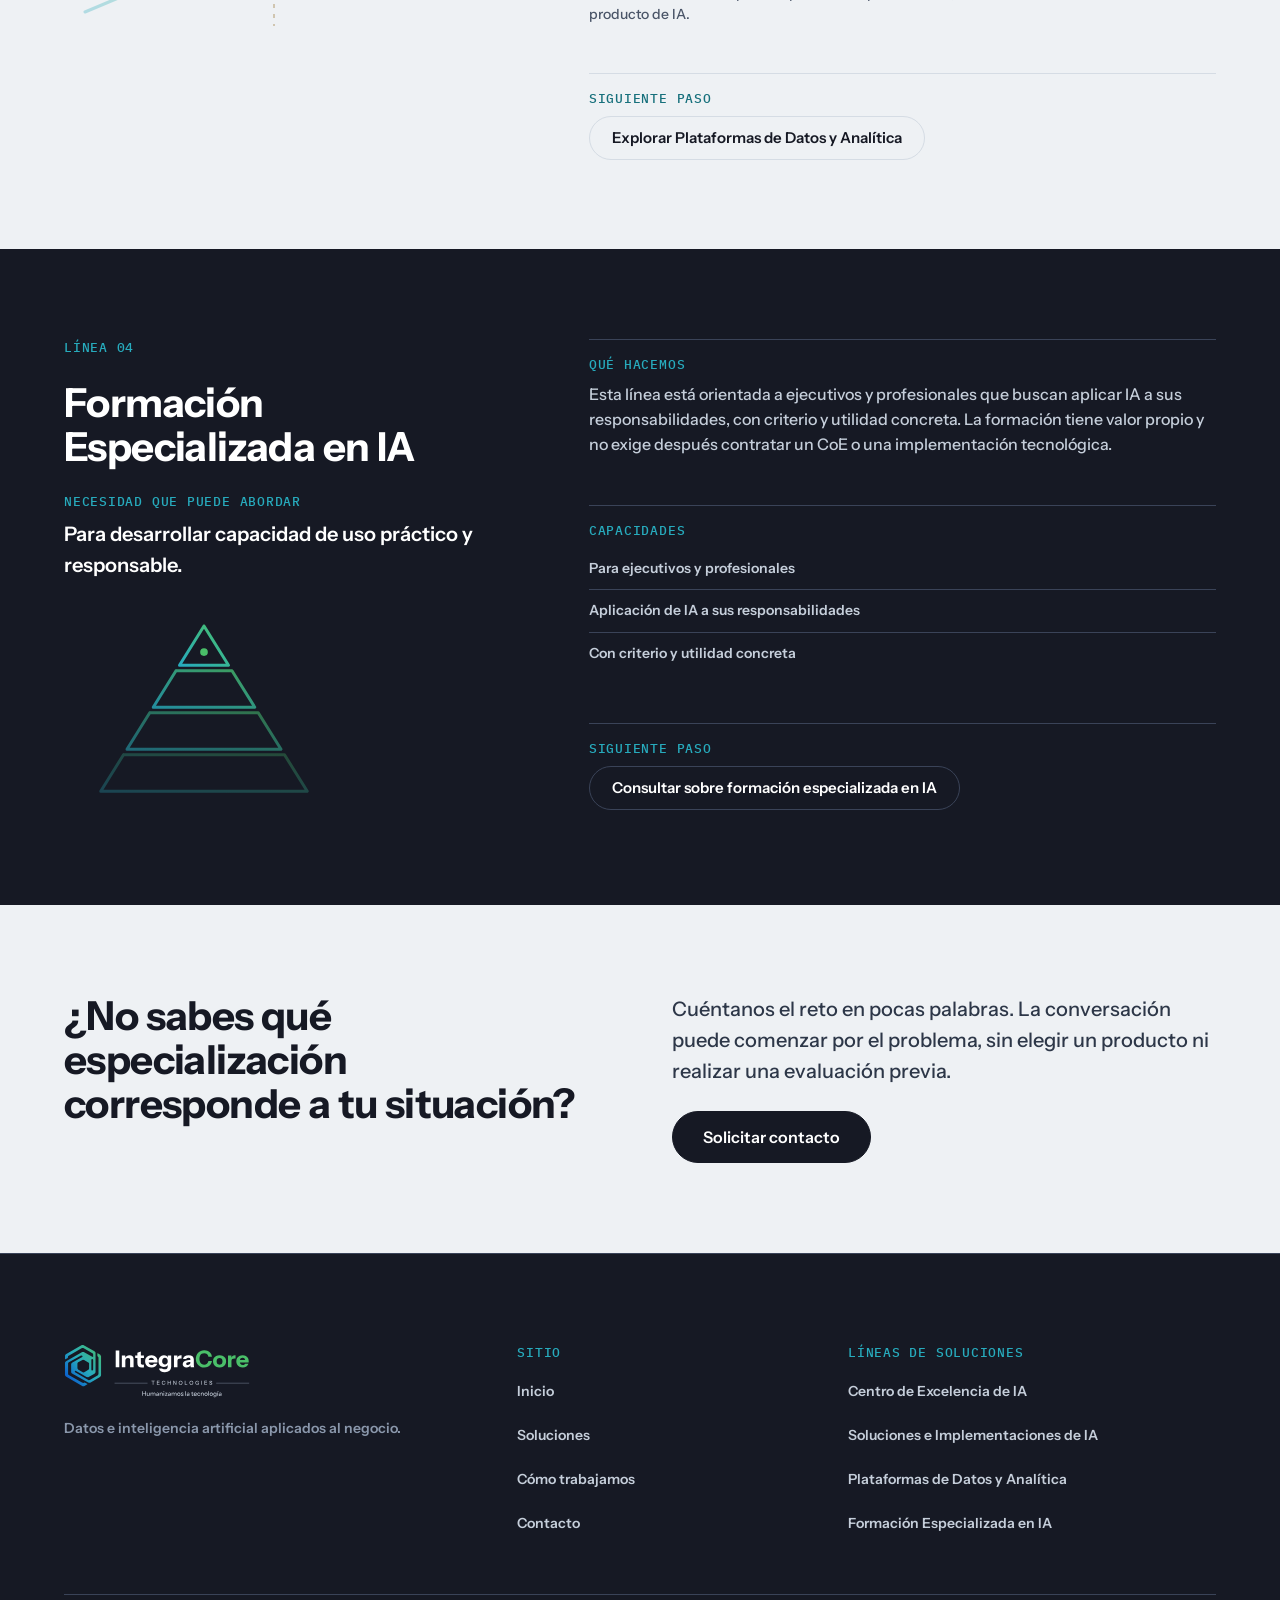
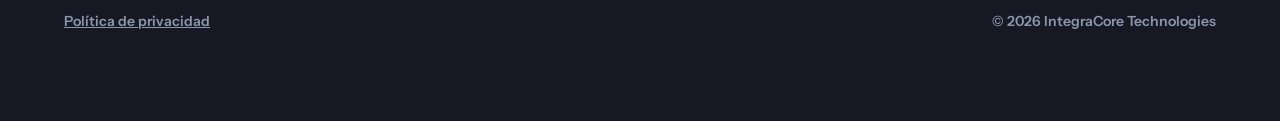
<file: soluciones/index.html>
<!DOCTYPE html>
<html lang="es">
<head>
<meta charset="utf-8">
<meta name="viewport" content="width=device-width, initial-scale=1">
<title>Soluciones de datos e IA para empresas | IntegraCore</title>
<meta name="description" content="Explora nuestras cuatro líneas: Centro de Excelencia de IA, implementaciones de IA, Plataformas de Datos y Analítica, y formación especializada.">
<meta name="robots" content="index, follow">
<link rel="canonical" href="https://integracoretech.com/soluciones/">
<meta property="og:url" content="https://integracoretech.com/soluciones/">
<meta property="og:type" content="website">
<meta property="og:locale" content="es_GT">
<meta name="twitter:card" content="summary_large_image">
<meta property="og:title" content="Soluciones de datos e IA para empresas | IntegraCore">
<meta property="og:description" content="Explora nuestras cuatro líneas: Centro de Excelencia de IA, implementaciones de IA, Plataformas de Datos y Analítica, y formación especializada.">
<meta property="og:image" content="https://integracoretech.com/img/og-image.png">
<meta name="theme-color" content="#161924">
<link rel="icon" type="image/png" sizes="64x64" href="../favicon-64.png">
<link rel="apple-touch-icon" href="../apple-touch-icon.png">
<link rel="manifest" href="../site.webmanifest">
<link rel="stylesheet" href="../css/tokens.css">
<link rel="stylesheet" href="../css/base.css">
<link rel="stylesheet" href="../css/site.css">
<script>document.documentElement.classList.add('js')</script>
</head>
<body>
<svg width="0" height="0" style="position:absolute" aria-hidden="true" focusable="false"><defs><linearGradient id="ic-geo-grad" x1="0" y1="1" x2="1" y2="0"><stop offset="0" stop-color="#27ABBD"/><stop offset=".5" stop-color="#36B596"/><stop offset="1" stop-color="#4ABF69"/></linearGradient></defs></svg>

<!--@header-->
<a class="skip" href="#contenido">Saltar al contenido</a>
<header class="site-head theme-dark">
<div class="wrap">
<a class="logo" href="../" aria-label="IntegraCore Technologies, inicio"><img src="../img/logo/lockup-horizontal-dark.svg" alt="IntegraCore Technologies" width="182" height="42"></a>
<button class="nav-toggle" type="button" aria-expanded="false" aria-controls="nav-panel"><span class="nav-toggle__label">Menú</span><svg class="nav-toggle__icon" viewBox="0 0 24 24" width="24" height="24" fill="none" stroke="currentColor" stroke-width="1.5" stroke-linecap="square" aria-hidden="true"><path class="i-open" d="M4 8H20M4 16H20"/><path class="i-close" d="M6 6L18 18M18 6L6 18"/></svg></button>
<nav class="nav" id="nav-panel" aria-label="Principal">
<ul class="nav-list">
<li><a href="../" >Inicio</a></li>
<li class="has-sub">
<span class="sub-row"><a href="../soluciones/" aria-current="page">Soluciones</a><button class="sub-toggle" type="button" aria-expanded="false" aria-controls="sub-soluciones"><span class="visually-hidden">Mostrar las cuatro líneas de soluciones</span><svg viewBox="0 0 24 24" width="20" height="20" fill="none" stroke="currentColor" stroke-width="1.5" stroke-linecap="square" aria-hidden="true"><path d="M6 9L12 15L18 9"/></svg></button></span>
<ul class="sub-list" id="sub-soluciones">
<li><a href="../soluciones/#centro-excelencia-ia">Centro de Excelencia de IA</a></li>
<li><a href="../soluciones/soluciones-ia/">Soluciones e Implementaciones de IA</a></li>
<li><a href="../soluciones/datos-data-warehouse-bi/">Plataformas de Datos y Analítica</a></li>
<li><a href="../soluciones/#formacion-ia">Formación Especializada en IA</a></li>
</ul>
</li>
<li><a href="../como-trabajamos/" >Cómo trabajamos</a></li>
<li><a href="../contacto/" >Contacto</a></li>
</ul>
<a class="btn nav-cta" href="../contacto/">Solicitar contacto</a>
</nav>
</div>
</header>
<!--/@header-->

<main id="contenido">

<section class="band theme-dark page-hero" aria-labelledby="h-soluciones">
<div class="wrap page-hero-grid">
<div class="page-hero-copy">
<p class="t-etiqueta">Soluciones</p>
<h1 class="t-display" id="h-soluciones">Soluciones tecnológicas para desafíos empresariales</h1>
<p class="t-lead">Datos e inteligencia artificial aplicados al negocio mediante intervenciones que pueden incluir diseño, implementación, desarrollo de capacidades y evolución, según la necesidad y el alcance acordado.</p>
</div>
<svg class="geo geo--pagina" data-draw="load" viewBox="60 60 480 480" aria-hidden="true" focusable="false"><polygon points="300.0,70.0 499.2,185.0 499.2,415.0 300.0,530.0 100.8,415.0 100.8,185.0" class="geo-layer" pathLength="1" style="--i:0;opacity:0.3"/><polygon points="300.0,125.2 451.4,212.6 451.4,387.4 300.0,474.8 148.6,387.4 148.6,212.6" class="geo-layer" pathLength="1" style="--i:1;opacity:0.55"/><polygon points="300.0,180.4 403.6,240.2 403.6,359.8 300.0,419.6 196.4,359.8 196.4,240.2" class="geo-layer" pathLength="1" style="--i:2;opacity:0.8"/><polygon points="300.0,240.2 351.8,270.1 351.8,329.9 300.0,359.8 248.2,329.9 248.2,270.1" class="geo-layer" pathLength="1" style="--i:3;opacity:1"/><circle class="geo-dot" style="--i:4" cx="300" cy="300" r="7"/></svg>
</div>
</section>

<section class="band" id="punto-de-partida" aria-labelledby="h-partida">
<div class="wrap">
<div class="sec-head"><p class="t-etiqueta">Punto de partida</p><h2 class="t-h1" id="h-partida">Elige el punto de partida más pertinente</h2>
<p class="t-lead"><strong>No hace falta comenzar por la misma solución.</strong> Podemos conversar a partir de una necesidad definida, una oportunidad que todavía debe delimitarse o una capacidad que tu organización busca desarrollar.</p></div>
<nav aria-label="Líneas de soluciones">
<ol class="indice">
<li><a href="#centro-excelencia-ia"><span class="indice-n">01</span><span class="indice-t">Centro de Excelencia de IA</span><svg xmlns="http://www.w3.org/2000/svg" viewBox="0 0 24 24" fill="none" stroke="currentColor" stroke-width="1.5" stroke-linejoin="miter" stroke-linecap="square" aria-hidden="true"><path d="M4 12H20M14 6L20 12L14 18"/></svg></a></li>
<li><a href="#soluciones-ia"><span class="indice-n">02</span><span class="indice-t">Soluciones e Implementaciones de IA</span><svg xmlns="http://www.w3.org/2000/svg" viewBox="0 0 24 24" fill="none" stroke="currentColor" stroke-width="1.5" stroke-linejoin="miter" stroke-linecap="square" aria-hidden="true"><path d="M4 12H20M14 6L20 12L14 18"/></svg></a></li>
<li><a href="#datos-data-warehouse-bi"><span class="indice-n">03</span><span class="indice-t">Plataformas de Datos y Analítica</span><svg xmlns="http://www.w3.org/2000/svg" viewBox="0 0 24 24" fill="none" stroke="currentColor" stroke-width="1.5" stroke-linejoin="miter" stroke-linecap="square" aria-hidden="true"><path d="M4 12H20M14 6L20 12L14 18"/></svg></a></li>
<li><a href="#formacion-ia"><span class="indice-n">04</span><span class="indice-t">Formación Especializada en IA</span><svg xmlns="http://www.w3.org/2000/svg" viewBox="0 0 24 24" fill="none" stroke="currentColor" stroke-width="1.5" stroke-linejoin="miter" stroke-linecap="square" aria-hidden="true"><path d="M4 12H20M14 6L20 12L14 18"/></svg></a></li>
</ol>
</nav>
</div>
</section>

<section class="band band--line lsec" id="centro-excelencia-ia" aria-labelledby="h-centro-excelencia-ia">
<div class="wrap lsec-grid">
<div class="lsec-ex">
<p class="t-etiqueta">Línea 01</p>
<h2 class="t-h1" id="h-centro-excelencia-ia">Centro de Excelencia de IA</h2>
<div class="lsec-need"><p class="t-etiqueta lsec-label">Necesidad que puede abordar</p><p class="t-lead">Para organizaciones que buscan orientar el uso de IA con criterio compartido.</p></div>
<div class="lsec-fig"><svg class="geo" viewBox="0 0 400 300" aria-hidden="true" focusable="false"><circle cx="154.3" cy="128.7" r="80" class="geo-layer" pathLength="1" style="--i:0;opacity:0.8"/><circle cx="245.7" cy="128.7" r="80" class="geo-layer" pathLength="1" style="--i:1;opacity:0.8"/><circle cx="200.0" cy="207.6" r="80" class="geo-layer" pathLength="1" style="--i:2;opacity:0.8"/><text class="geo-label" style="--i:1" x="124" y="38" text-anchor="middle">Personas</text><text class="geo-label" style="--i:1" x="276" y="38" text-anchor="middle">Procesos</text><text class="geo-label" style="--i:2" x="200" y="296" text-anchor="middle">Datos</text><circle class="geo-dot" style="--i:3" cx="200" cy="155" r="6"/></svg></div>
</div>
<div class="lsec-tec">
<div class="lsec-blk"><p class="t-etiqueta lsec-label">Qué hacemos</p><p class="t-body">El Centro de Excelencia de IA plantea una capacidad organizacional para establecer criterios de uso, prioridades, gobernanza y desarrollo de capacidades. Su alcance se define según la madurez y las necesidades de cada empresa.</p></div>
<div class="lsec-blk"><p class="t-etiqueta lsec-label">Capacidades</p><ul class="caps"><li>Criterios de uso</li><li>Prioridades</li><li>Gobernanza</li><li>Desarrollo de capacidades</li></ul><p class="t-small linea-nota">Una implementación puntual de IA puede abordarse de manera independiente.</p></div>
<div class="lsec-blk"><p class="t-etiqueta lsec-label">Siguiente paso</p><a class="btn btn--ghost" href="../contacto/?tema=coe">Consultar sobre Centro de Excelencia de IA</a></div>
</div>
</div>
</section>
<section class="band theme-dark lsec" id="soluciones-ia" aria-labelledby="h-soluciones-ia">
<div class="wrap lsec-grid">
<div class="lsec-ex">
<p class="t-etiqueta">Línea 02</p>
<h2 class="t-h1" id="h-soluciones-ia">Soluciones e Implementaciones de IA</h2>
<div class="lsec-need"><p class="t-etiqueta lsec-label">Necesidad que puede abordar</p><p class="t-lead">Para llevar un caso de uso a una solución funcional.</p></div>
<div class="lsec-fig"><svg class="geo" viewBox="0 0 400 300" aria-hidden="true" focusable="false"><polyline points="40,235 110,235 110,180 190,180 190,125 270,125 270,70 350,70" class="geo-layer" pathLength="1" style="--i:0;opacity:1"/><polygon points="110.0,226.0 117.8,230.5 117.8,239.5 110.0,244.0 102.2,239.5 102.2,230.5" class="geo-layer" pathLength="1" style="--i:1;opacity:1"/><polygon points="190.0,171.0 197.8,175.5 197.8,184.5 190.0,189.0 182.2,184.5 182.2,175.5" class="geo-layer" pathLength="1" style="--i:2;opacity:1"/><polygon points="270.0,116.0 277.8,120.5 277.8,129.5 270.0,134.0 262.2,129.5 262.2,120.5" class="geo-layer" pathLength="1" style="--i:3;opacity:1"/><polygon points="350.0,57.0 361.3,63.5 361.3,76.5 350.0,83.0 338.7,76.5 338.7,63.5" class="geo-layer" pathLength="1" style="--i:4;opacity:1"/><circle class="geo-dot" style="--i:4.5" cx="350" cy="70" r="5"/></svg></div>
</div>
<div class="lsec-tec">
<div class="lsec-blk"><p class="t-etiqueta lsec-label">Qué hacemos</p><p class="t-body">Evaluamos alternativas configurables y desarrollos específicos; el trabajo puede abarcar diseño, integración, implementación y validación de una aplicación de IA para un proceso o necesidad concreta. Nuestro enfoque busca desarrollar soluciones con sentido empresarial, no incorporar IA por tendencia.</p></div>
<div class="lsec-blk"><p class="t-etiqueta lsec-label">Capacidades</p><ul class="caps"><li>Evaluación de alternativas configurables y desarrollos específicos</li><li>Diseño</li><li>Integración</li><li>Implementación</li><li>Validación de una aplicación de IA</li></ul></div>
<div class="lsec-blk"><p class="t-body"><strong>CIC · Centro de Inteligencia Comercial.</strong> Solución con una base funcional de analítica comercial asistida por IA, desarrollada por un aliado especializado. IntegraCore lidera la comprensión del desafío, la integración y la implementación contratada. Su adaptación depende de los datos y necesidades de cada organización.</p></div>
<div class="lsec-blk"><p class="t-etiqueta lsec-label">Siguiente paso</p><a class="btn btn--ghost" href="../soluciones/soluciones-ia/">Explorar soluciones de IA</a></div>
</div>
</div>
</section>
<section class="band band--line lsec" id="datos-data-warehouse-bi" aria-labelledby="h-datos-data-warehouse-bi">
<div class="wrap lsec-grid">
<div class="lsec-ex">
<p class="t-etiqueta">Línea 03</p>
<h2 class="t-h1" id="h-datos-data-warehouse-bi">Plataformas de Datos y Analítica</h2>
<div class="lsec-need"><p class="t-etiqueta lsec-label">Necesidad que puede abordar</p><p class="t-lead">Para integrar información y convertirla en una base útil de gestión.</p></div>
<div class="lsec-fig"><svg class="geo" viewBox="0 0 400 300" aria-hidden="true" focusable="false"><line class="geo-cons" style="--i:0" x1="300" y1="20" x2="300" y2="280"/><line x1="30" y1="40" x2="292" y2="150" class="geo-layer" pathLength="1" style="--i:1.7999999999999998;opacity:0.3"/><line x1="30" y1="77" x2="292" y2="150" class="geo-layer" pathLength="1" style="--i:1.2;opacity:0.55"/><line x1="30" y1="114" x2="292" y2="150" class="geo-layer" pathLength="1" style="--i:0.6;opacity:0.8"/><line x1="30" y1="150" x2="292" y2="150.01" class="geo-layer" pathLength="1" style="--i:0.0;opacity:1"/><line x1="30" y1="186" x2="292" y2="150" class="geo-layer" pathLength="1" style="--i:0.6;opacity:0.8"/><line x1="30" y1="223" x2="292" y2="150" class="geo-layer" pathLength="1" style="--i:1.2;opacity:0.55"/><line x1="30" y1="260" x2="292" y2="150" class="geo-layer" pathLength="1" style="--i:1.7999999999999998;opacity:0.3"/><circle class="geo-dot" style="--i:2.4" cx="300" cy="150" r="6.5"/><line x1="309" y1="150" x2="380" y2="150.01" class="geo-layer" pathLength="1" style="--i:2.8;opacity:1"/></svg></div>
</div>
<div class="lsec-tec">
<div class="lsec-blk"><p class="t-etiqueta lsec-label">Qué hacemos</p><p class="t-body">Incluye el diseño e implementación de arquitecturas de datos, integración de fuentes, Data Warehouse nuevo o modernizado, y capacidades de Business Intelligence: indicadores, modelos analíticos y tableros. BI es parte de esta línea, no una línea corporativa distinta.</p></div>
<div class="lsec-blk"><p class="t-etiqueta lsec-label">Capacidades</p><ul class="caps"><li>Arquitecturas de datos</li><li>Integración de fuentes</li><li>Data Warehouse nuevo o modernizado</li><li>Business Intelligence: indicadores, modelos analíticos y tableros</li></ul><p class="t-small linea-nota">Una solución de datos puede aportar valor por sí misma; no necesita concluir en un producto de IA.</p></div>
<div class="lsec-blk"><p class="t-etiqueta lsec-label">Siguiente paso</p><a class="btn btn--ghost" href="../soluciones/datos-data-warehouse-bi/">Explorar Plataformas de Datos y Analítica</a></div>
</div>
</div>
</section>
<section class="band theme-dark lsec" id="formacion-ia" aria-labelledby="h-formacion-ia">
<div class="wrap lsec-grid">
<div class="lsec-ex">
<p class="t-etiqueta">Línea 04</p>
<h2 class="t-h1" id="h-formacion-ia">Formación Especializada en IA</h2>
<div class="lsec-need"><p class="t-etiqueta lsec-label">Necesidad que puede abordar</p><p class="t-lead">Para desarrollar capacidad de uso práctico y responsable.</p></div>
<div class="lsec-fig"><svg class="geo" viewBox="0 0 400 300" aria-hidden="true" focusable="false"><polygon points="85.0,214.0 315.0,214.0 347.5,266.0 52.5,266.0" class="geo-layer" pathLength="1" style="--i:0;opacity:0.3"/><polygon points="122.5,154.0 277.5,154.0 310.0,206.0 90.0,206.0" class="geo-layer" pathLength="1" style="--i:1;opacity:0.55"/><polygon points="160.0,94.0 240.0,94.0 272.5,146.0 127.5,146.0" class="geo-layer" pathLength="1" style="--i:2;opacity:0.8"/><polygon points="200,30.0 235.0,86.0 165.0,86.0" class="geo-layer" pathLength="1" style="--i:3;opacity:1"/><circle class="geo-dot" style="--i:4" cx="200" cy="67.2" r="5.5"/></svg></div>
</div>
<div class="lsec-tec">
<div class="lsec-blk"><p class="t-etiqueta lsec-label">Qué hacemos</p><p class="t-body">Esta línea está orientada a ejecutivos y profesionales que buscan aplicar IA a sus responsabilidades, con criterio y utilidad concreta. La formación tiene valor propio y no exige después contratar un CoE o una implementación tecnológica.</p></div>
<div class="lsec-blk"><p class="t-etiqueta lsec-label">Capacidades</p><ul class="caps"><li>Para ejecutivos y profesionales</li><li>Aplicación de IA a sus responsabilidades</li><li>Con criterio y utilidad concreta</li></ul></div>
<div class="lsec-blk"><p class="t-etiqueta lsec-label">Siguiente paso</p><a class="btn btn--ghost" href="../contacto/?tema=formacion">Consultar sobre formación especializada en IA</a></div>
</div>
</div>
</section>
<section class="band" id="conversemos" aria-labelledby="h-conversemos">
<div class="wrap conv">
<h2 class="t-h1" id="h-conversemos">¿No sabes qué especialización corresponde a tu situación?</h2>
<div class="conv-body">
<p class="t-lead">Cuéntanos el reto en pocas palabras. La conversación puede comenzar por el problema, sin elegir un producto ni realizar una evaluación previa.</p>
<div><a class="btn btn--lg" href="../contacto/">Solicitar contacto</a></div>
</div>
</div>
</section>

</main>

<!--@footer-->
<footer class="band theme-dark site-foot">
<div class="wrap foot-grid">
<div class="foot-brand">
<img src="../img/logo/lockup-horizontal-dark-proposito.svg" alt="IntegraCore Technologies. Humanizamos la tecnología." width="250" height="58">
<p class="t-small">Datos e inteligencia artificial aplicados al negocio.</p>
</div>
<nav class="foot-col" aria-label="Sitio">
<p class="t-etiqueta">Sitio</p>
<ul class="foot-links">
<li><a href="../">Inicio</a></li>
<li><a href="../soluciones/">Soluciones</a></li>
<li><a href="../como-trabajamos/">Cómo trabajamos</a></li>
<li><a href="../contacto/">Contacto</a></li>
</ul>
</nav>
<nav class="foot-col" aria-label="Líneas de soluciones">
<p class="t-etiqueta">Líneas de soluciones</p>
<ul class="foot-links">
<li><a href="../soluciones/#centro-excelencia-ia">Centro de Excelencia de IA</a></li>
<li><a href="../soluciones/soluciones-ia/">Soluciones e Implementaciones de IA</a></li>
<li><a href="../soluciones/datos-data-warehouse-bi/">Plataformas de Datos y Analítica</a></li>
<li><a href="../soluciones/#formacion-ia">Formación Especializada en IA</a></li>
</ul>
</nav>
<div class="foot-meta">
<p class="t-small"><a href="../privacidad/">Política de privacidad</a></p>
<p class="t-small">© 2026 IntegraCore Technologies</p>
</div>
</div>
</footer>
<!--/@footer-->

<script src="../js/geometria.js"></script>
<script src="../js/navigation.js"></script>
</body>
</html>
</file>
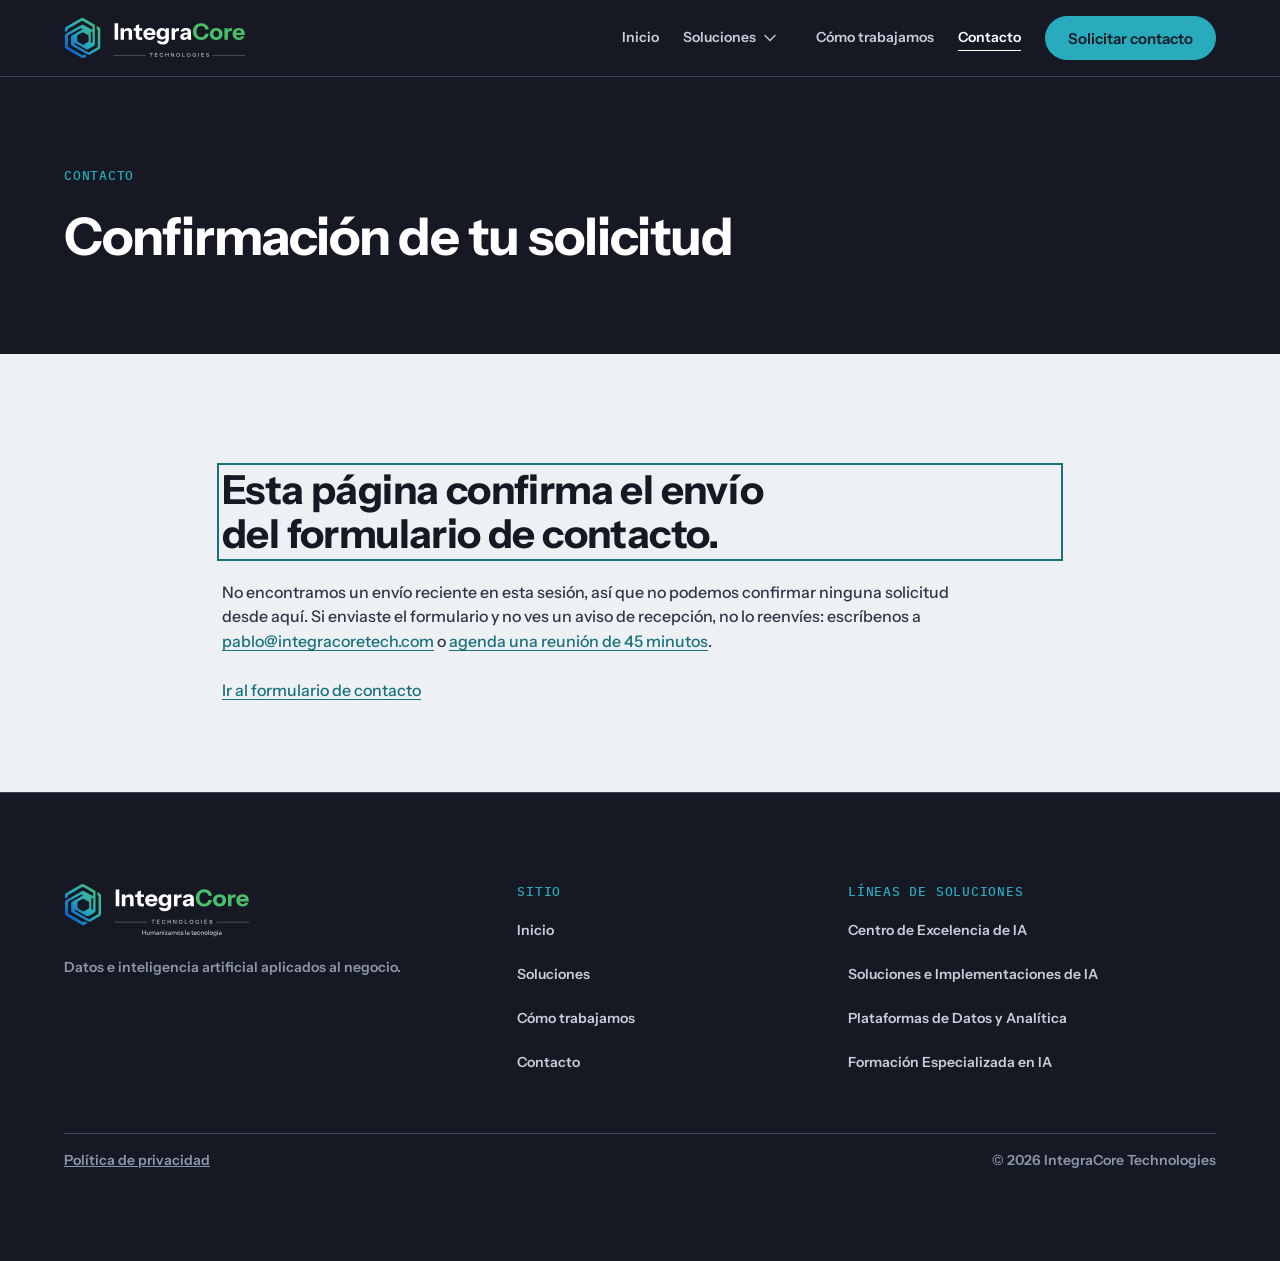
<file: contacto/confirmacion/index.html>
<!DOCTYPE html>
<html lang="es">
<head>
<meta charset="utf-8">
<meta name="viewport" content="width=device-width, initial-scale=1">
<title>Confirmación de solicitud | IntegraCore</title>
<meta name="description" content="Confirmación de la solicitud de contacto enviada a IntegraCore.">
<meta name="robots" content="noindex, nofollow">
<link rel="canonical" href="https://integracoretech.com/contacto/confirmacion/">
<meta property="og:url" content="https://integracoretech.com/contacto/confirmacion/">
<meta property="og:type" content="website">
<meta property="og:locale" content="es_GT">
<meta name="twitter:card" content="summary_large_image">
<meta property="og:title" content="Confirmación de solicitud | IntegraCore">
<meta property="og:description" content="Confirmación de la solicitud de contacto enviada a IntegraCore.">
<meta property="og:image" content="https://integracoretech.com/img/og-image.png">
<meta name="theme-color" content="#161924">
<link rel="icon" type="image/png" sizes="64x64" href="../../favicon-64.png">
<link rel="apple-touch-icon" href="../../apple-touch-icon.png">
<link rel="manifest" href="../../site.webmanifest">
<link rel="stylesheet" href="../../css/tokens.css">
<link rel="stylesheet" href="../../css/base.css">
<link rel="stylesheet" href="../../css/site.css">
<script>document.documentElement.classList.add('js')</script>
</head>
<body>
<svg width="0" height="0" style="position:absolute" aria-hidden="true" focusable="false"><defs><linearGradient id="ic-geo-grad" x1="0" y1="1" x2="1" y2="0"><stop offset="0" stop-color="#27ABBD"/><stop offset=".5" stop-color="#36B596"/><stop offset="1" stop-color="#4ABF69"/></linearGradient></defs></svg>

<!--@header-->
<a class="skip" href="#contenido">Saltar al contenido</a>
<header class="site-head theme-dark">
<div class="wrap">
<a class="logo" href="../../" aria-label="IntegraCore Technologies, inicio"><img src="../../img/logo/lockup-horizontal-dark.svg" alt="IntegraCore Technologies" width="182" height="42"></a>
<button class="nav-toggle" type="button" aria-expanded="false" aria-controls="nav-panel"><span class="nav-toggle__label">Menú</span><svg class="nav-toggle__icon" viewBox="0 0 24 24" width="24" height="24" fill="none" stroke="currentColor" stroke-width="1.5" stroke-linecap="square" aria-hidden="true"><path class="i-open" d="M4 8H20M4 16H20"/><path class="i-close" d="M6 6L18 18M18 6L6 18"/></svg></button>
<nav class="nav" id="nav-panel" aria-label="Principal">
<ul class="nav-list">
<li><a href="../../" >Inicio</a></li>
<li class="has-sub">
<span class="sub-row"><a href="../../soluciones/" >Soluciones</a><button class="sub-toggle" type="button" aria-expanded="false" aria-controls="sub-soluciones"><span class="visually-hidden">Mostrar las cuatro líneas de soluciones</span><svg viewBox="0 0 24 24" width="20" height="20" fill="none" stroke="currentColor" stroke-width="1.5" stroke-linecap="square" aria-hidden="true"><path d="M6 9L12 15L18 9"/></svg></button></span>
<ul class="sub-list" id="sub-soluciones">
<li><a href="../../soluciones/#centro-excelencia-ia">Centro de Excelencia de IA</a></li>
<li><a href="../../soluciones/soluciones-ia/">Soluciones e Implementaciones de IA</a></li>
<li><a href="../../soluciones/datos-data-warehouse-bi/">Plataformas de Datos y Analítica</a></li>
<li><a href="../../soluciones/#formacion-ia">Formación Especializada en IA</a></li>
</ul>
</li>
<li><a href="../../como-trabajamos/" >Cómo trabajamos</a></li>
<li><a href="../../contacto/" aria-current="page">Contacto</a></li>
</ul>
<a class="btn nav-cta" href="../../contacto/">Solicitar contacto</a>
</nav>
</div>
</header>
<!--/@header-->

<main id="contenido">
<section class="band theme-dark page-hero" aria-labelledby="h-conf"><div class="wrap page-hero-grid page-hero-grid--solo"><div class="page-hero-copy">
<p class="t-etiqueta">Contacto</p><h1 class="t-display" id="h-conf">Confirmación de tu solicitud</h1></div></div></section>
<section class="band"><div class="wrap prose" id="conf-cuerpo" aria-live="polite">
<noscript><p class="t-body">Para ver el estado de tu solicitud necesitas JavaScript. Si no estás seguro de que se envió, escríbenos a <a href="mailto:pablo@integracoretech.com">pablo@integracoretech.com</a>.</p></noscript>
</div></section>
</main>

<!--@footer-->
<footer class="band theme-dark site-foot">
<div class="wrap foot-grid">
<div class="foot-brand">
<img src="../../img/logo/lockup-horizontal-dark-proposito.svg" alt="IntegraCore Technologies. Humanizamos la tecnología." width="250" height="58">
<p class="t-small">Datos e inteligencia artificial aplicados al negocio.</p>
</div>
<nav class="foot-col" aria-label="Sitio">
<p class="t-etiqueta">Sitio</p>
<ul class="foot-links">
<li><a href="../../">Inicio</a></li>
<li><a href="../../soluciones/">Soluciones</a></li>
<li><a href="../../como-trabajamos/">Cómo trabajamos</a></li>
<li><a href="../../contacto/">Contacto</a></li>
</ul>
</nav>
<nav class="foot-col" aria-label="Líneas de soluciones">
<p class="t-etiqueta">Líneas de soluciones</p>
<ul class="foot-links">
<li><a href="../../soluciones/#centro-excelencia-ia">Centro de Excelencia de IA</a></li>
<li><a href="../../soluciones/soluciones-ia/">Soluciones e Implementaciones de IA</a></li>
<li><a href="../../soluciones/datos-data-warehouse-bi/">Plataformas de Datos y Analítica</a></li>
<li><a href="../../soluciones/#formacion-ia">Formación Especializada en IA</a></li>
</ul>
</nav>
<div class="foot-meta">
<p class="t-small"><a href="../../privacidad/">Política de privacidad</a></p>
<p class="t-small">© 2026 IntegraCore Technologies</p>
</div>
</div>
</footer>
<!--/@footer-->

<script src="../../js/geometria.js"></script>
<script src="../../js/navigation.js"></script>
</body>
</html>

<script src="../../js/confirmacion.js"></script>
</file>
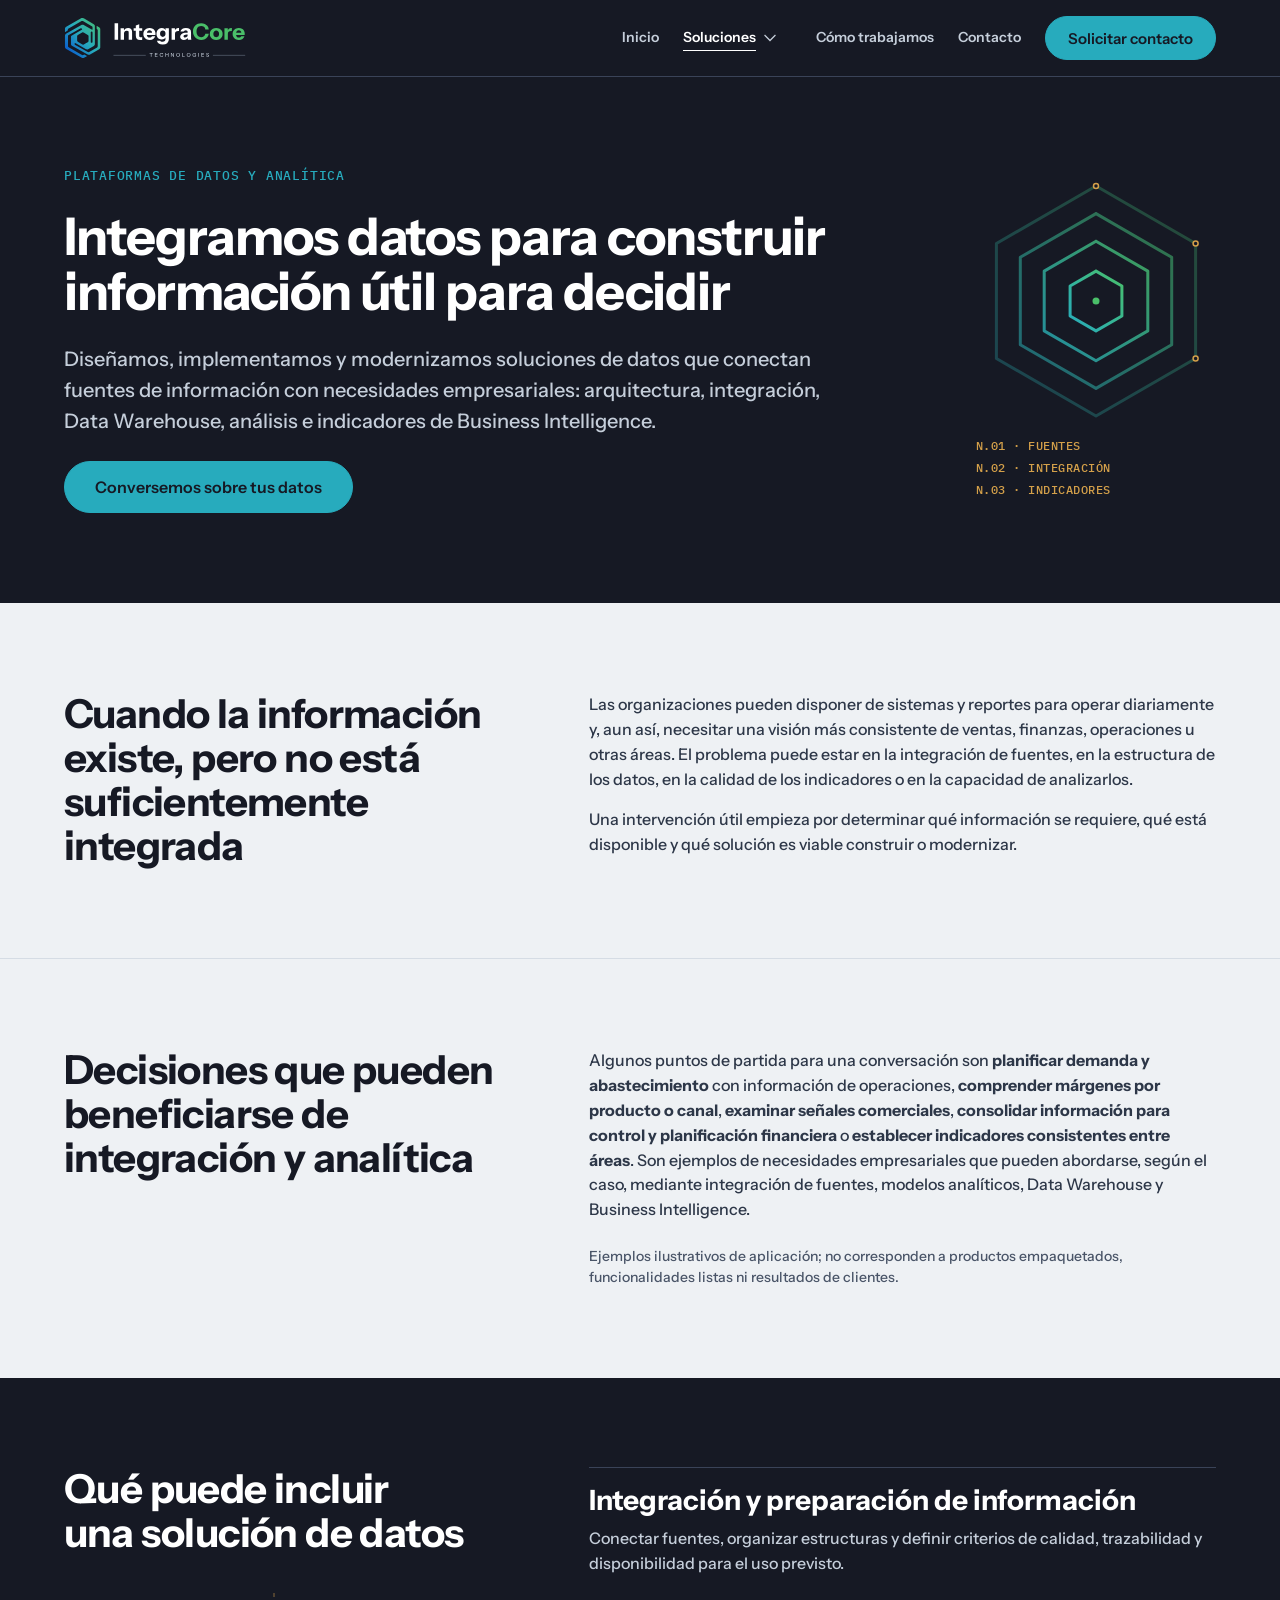
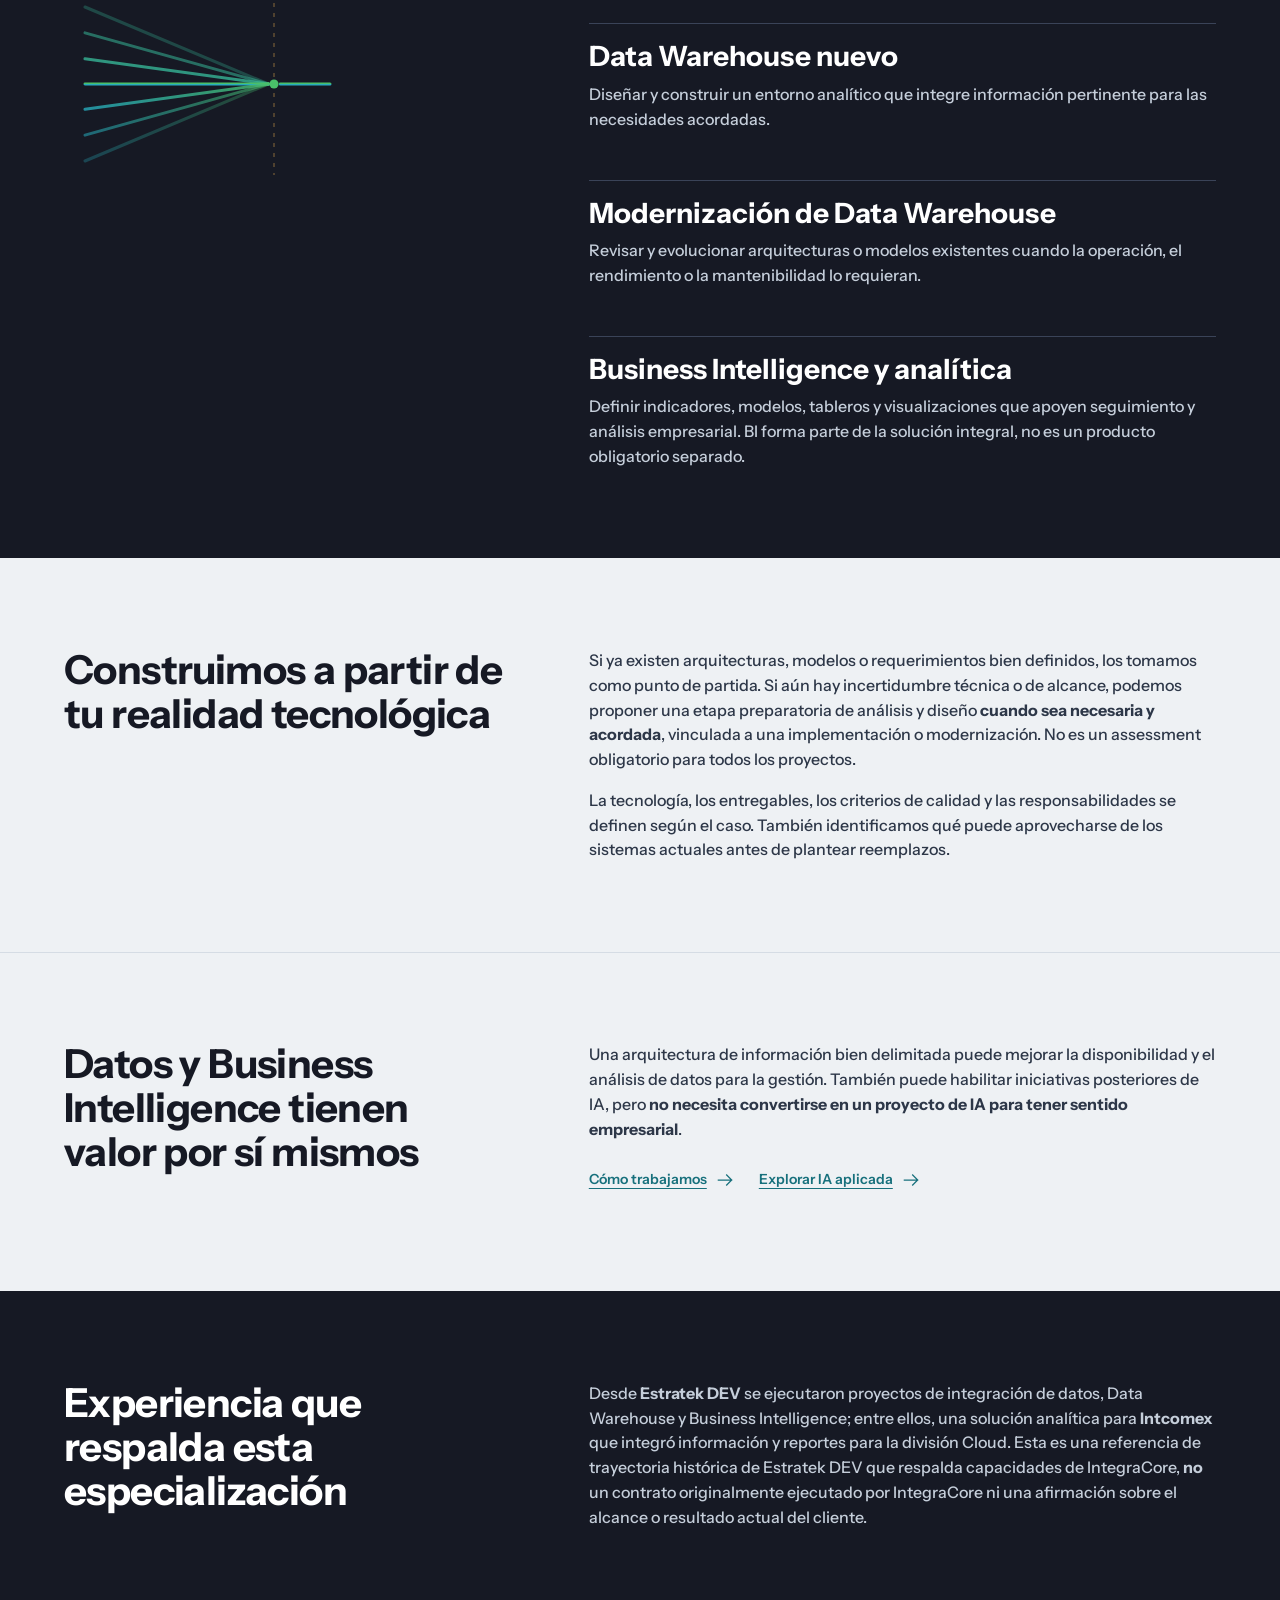
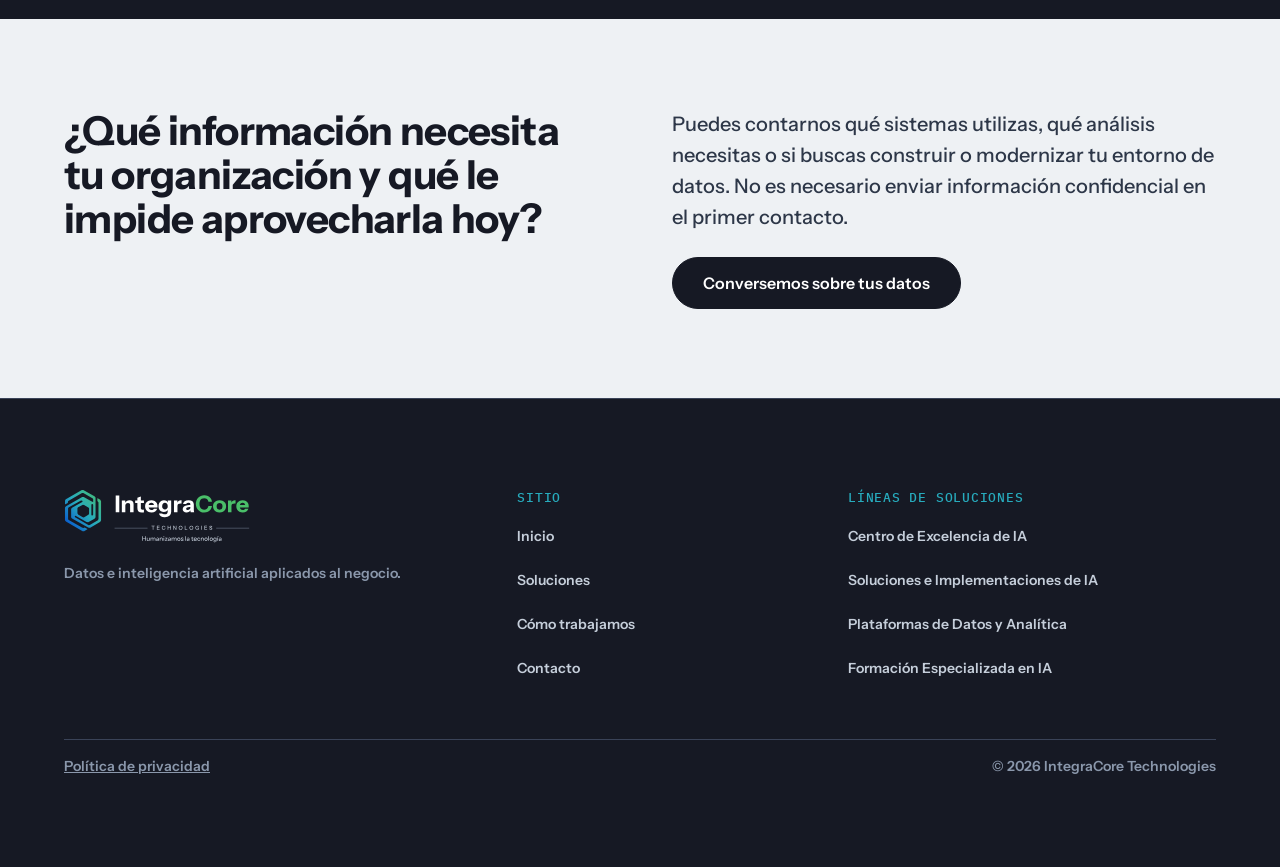
<file: soluciones/datos-data-warehouse-bi/index.html>
<!DOCTYPE html>
<html lang="es">
<head>
<meta charset="utf-8">
<meta name="viewport" content="width=device-width, initial-scale=1">
<title>Plataformas de Datos y Analítica | IntegraCore</title>
<meta name="description" content="Diseño, implementación y modernización de Data Warehouse, integración de fuentes, indicadores, modelos analíticos y Business Intelligence para empresas.">
<meta name="robots" content="index, follow">
<link rel="canonical" href="https://integracoretech.com/soluciones/datos-data-warehouse-bi/">
<meta property="og:url" content="https://integracoretech.com/soluciones/datos-data-warehouse-bi/">
<meta property="og:type" content="website">
<meta property="og:locale" content="es_GT">
<meta name="twitter:card" content="summary_large_image">
<meta property="og:title" content="Plataformas de Datos y Analítica | IntegraCore">
<meta property="og:description" content="Diseño, implementación y modernización de Data Warehouse, integración de fuentes, indicadores, modelos analíticos y Business Intelligence para empresas.">
<meta property="og:image" content="https://integracoretech.com/img/og-image.png">
<meta name="theme-color" content="#161924">
<link rel="icon" type="image/png" sizes="64x64" href="../../favicon-64.png">
<link rel="apple-touch-icon" href="../../apple-touch-icon.png">
<link rel="stylesheet" href="../../css/tokens.css">
<link rel="stylesheet" href="../../css/base.css">
<link rel="stylesheet" href="../../css/site.css">
<script>document.documentElement.classList.add('js')</script>
</head>
<body>
<svg width="0" height="0" style="position:absolute" aria-hidden="true" focusable="false"><defs><linearGradient id="ic-geo-grad" x1="0" y1="1" x2="1" y2="0"><stop offset="0" stop-color="#27ABBD"/><stop offset=".5" stop-color="#36B596"/><stop offset="1" stop-color="#4ABF69"/></linearGradient></defs></svg>
<!--@header-->
<a class="skip" href="#contenido">Saltar al contenido</a>
<header class="site-head theme-dark">
<div class="wrap">
<a class="logo" href="../../" aria-label="IntegraCore Technologies, inicio"><img src="../../img/logo/lockup-horizontal-dark.svg" alt="IntegraCore Technologies" width="182" height="42"></a>
<button class="nav-toggle" type="button" aria-expanded="false" aria-controls="nav-panel"><span class="nav-toggle__label">Menú</span><svg class="nav-toggle__icon" viewBox="0 0 24 24" width="24" height="24" fill="none" stroke="currentColor" stroke-width="1.5" stroke-linecap="square" aria-hidden="true"><path class="i-open" d="M4 8H20M4 16H20"/><path class="i-close" d="M6 6L18 18M18 6L6 18"/></svg></button>
<nav class="nav" id="nav-panel" aria-label="Principal">
<ul class="nav-list">
<li><a href="../../" >Inicio</a></li>
<li class="has-sub">
<span class="sub-row"><a href="../../soluciones/" aria-current="page">Soluciones</a><button class="sub-toggle" type="button" aria-expanded="false" aria-controls="sub-soluciones"><span class="visually-hidden">Mostrar las cuatro líneas de soluciones</span><svg viewBox="0 0 24 24" width="20" height="20" fill="none" stroke="currentColor" stroke-width="1.5" stroke-linecap="square" aria-hidden="true"><path d="M6 9L12 15L18 9"/></svg></button></span>
<ul class="sub-list" id="sub-soluciones">
<li><a href="../../soluciones/#centro-excelencia-ia">Centro de Excelencia de IA</a></li>
<li><a href="../../soluciones/soluciones-ia/">Soluciones e Implementaciones de IA</a></li>
<li><a href="../../soluciones/datos-data-warehouse-bi/">Plataformas de Datos y Analítica</a></li>
<li><a href="../../soluciones/#formacion-ia">Formación Especializada en IA</a></li>
</ul>
</li>
<li><a href="../../como-trabajamos/" >Cómo trabajamos</a></li>
<li><a href="../../contacto/" >Contacto</a></li>
</ul>
<a class="btn nav-cta" href="../../contacto/">Solicitar contacto</a>
</nav>
</div>
</header>
<!--/@header-->

<main id="contenido">
<section class="band theme-dark page-hero" aria-labelledby="h-datos">
<div class="wrap page-hero-grid">
<div class="page-hero-copy">
<p class="t-etiqueta">Plataformas de Datos y Analítica</p>
<h1 class="t-display" id="h-datos">Integramos datos para construir información útil para decidir</h1>
<p class="t-lead">Diseñamos, implementamos y modernizamos soluciones de datos que conectan fuentes de información con necesidades empresariales: arquitectura, integración, Data Warehouse, análisis e indicadores de Business Intelligence.</p>
<div><a class="btn btn--lg" href="../../contacto/?tema=datos">Conversemos sobre tus datos</a></div>
</div>
<div class="hero-fig"><svg class="geo geo--pagina" data-draw="load" viewBox="60 60 480 480" aria-hidden="true" focusable="false"><polygon points="300.0,70.0 499.2,185.0 499.2,415.0 300.0,530.0 100.8,415.0 100.8,185.0" class="geo-layer" pathLength="1" style="--i:0;opacity:0.3"/><polygon points="300.0,125.2 451.4,212.6 451.4,387.4 300.0,474.8 148.6,387.4 148.6,212.6" class="geo-layer" pathLength="1" style="--i:1;opacity:0.55"/><polygon points="300.0,180.4 403.6,240.2 403.6,359.8 300.0,419.6 196.4,359.8 196.4,240.2" class="geo-layer" pathLength="1" style="--i:2;opacity:0.8"/><polygon points="300.0,240.2 351.8,270.1 351.8,329.9 300.0,359.8 248.2,329.9 248.2,270.1" class="geo-layer" pathLength="1" style="--i:3;opacity:1"/><circle class="geo-dot" style="--i:4" cx="300" cy="300" r="7"/><circle class="geo-vertex" style="--i:1" cx="300.0" cy="70.0" r="5"/><circle class="geo-vertex" style="--i:1" cx="499.2" cy="185.0" r="5"/><circle class="geo-vertex" style="--i:1" cx="499.2" cy="415.0" r="5"/></svg><ol class="hero-notas" aria-hidden="true"><li class="t-nota">N.01 · Fuentes</li><li class="t-nota">N.02 · Integración</li><li class="t-nota">N.03 · Indicadores</li></ol></div>
</div>
</section>
<section class="band lsec" id="integracion" aria-labelledby="h-integracion">
<div class="wrap lsec-grid">
<div class="lsec-ex">
<h2 class="t-h1" id="h-integracion">Cuando la información existe, pero no está suficientemente integrada</h2>
</div>
<div class="lsec-tec">
<div class="lsec-txt"><p class="t-body">Las organizaciones pueden disponer de sistemas y reportes para operar diariamente y, aun así, necesitar una visión más consistente de ventas, finanzas, operaciones u otras áreas. El problema puede estar en la integración de fuentes, en la estructura de los datos, en la calidad de los indicadores o en la capacidad de analizarlos.</p><p class="t-body">Una intervención útil empieza por determinar qué información se requiere, qué está disponible y qué solución es viable construir o modernizar.</p></div>
</div>
</div>
</section>
<section class="band band--line lsec" id="decisiones" aria-labelledby="h-decisiones">
<div class="wrap lsec-grid">
<div class="lsec-ex">
<h2 class="t-h1" id="h-decisiones">Decisiones que pueden beneficiarse de integración y analítica</h2>
</div>
<div class="lsec-tec">
<div class="lsec-txt"><p class="t-body">Algunos puntos de partida para una conversación son <strong>planificar demanda y abastecimiento</strong> con información de operaciones, <strong>comprender márgenes por producto o canal</strong>, <strong>examinar señales comerciales</strong>, <strong>consolidar información para control y planificación financiera</strong> o <strong>establecer indicadores consistentes entre áreas</strong>. Son ejemplos de necesidades empresariales que pueden abordarse, según el caso, mediante integración de fuentes, modelos analíticos, Data Warehouse y Business Intelligence.</p><p class="t-small linea-nota">Ejemplos ilustrativos de aplicación; no corresponden a productos empaquetados, funcionalidades listas ni resultados de clientes.</p></div>
</div>
</div>
</section>
<section class="band theme-dark lsec" id="que-incluye" aria-labelledby="h-que-incluye">
<div class="wrap lsec-grid">
<div class="lsec-ex">
<h2 class="t-h1" id="h-que-incluye">Qué puede incluir una solución de datos</h2>
<div class="lsec-fig"><svg class="geo" viewBox="0 0 400 300" aria-hidden="true" focusable="false"><line class="geo-cons" style="--i:0" x1="300" y1="20" x2="300" y2="280"/><line x1="30" y1="40" x2="292" y2="150" class="geo-layer" pathLength="1" style="--i:1.7999999999999998;opacity:0.3"/><line x1="30" y1="77" x2="292" y2="150" class="geo-layer" pathLength="1" style="--i:1.2;opacity:0.55"/><line x1="30" y1="114" x2="292" y2="150" class="geo-layer" pathLength="1" style="--i:0.6;opacity:0.8"/><line x1="30" y1="150" x2="292" y2="150.01" class="geo-layer" pathLength="1" style="--i:0.0;opacity:1"/><line x1="30" y1="186" x2="292" y2="150" class="geo-layer" pathLength="1" style="--i:0.6;opacity:0.8"/><line x1="30" y1="223" x2="292" y2="150" class="geo-layer" pathLength="1" style="--i:1.2;opacity:0.55"/><line x1="30" y1="260" x2="292" y2="150" class="geo-layer" pathLength="1" style="--i:1.7999999999999998;opacity:0.3"/><circle class="geo-dot" style="--i:2.4" cx="300" cy="150" r="6.5"/><line x1="309" y1="150" x2="380" y2="150.01" class="geo-layer" pathLength="1" style="--i:2.8;opacity:1"/></svg></div>
</div>
<div class="lsec-tec">
<div class="lsec-blk"><h3 class="lsec-title">Integración y preparación de información</h3><p class="t-body">Conectar fuentes, organizar estructuras y definir criterios de calidad, trazabilidad y disponibilidad para el uso previsto.</p></div><div class="lsec-blk"><h3 class="lsec-title">Data Warehouse nuevo</h3><p class="t-body">Diseñar y construir un entorno analítico que integre información pertinente para las necesidades acordadas.</p></div><div class="lsec-blk"><h3 class="lsec-title">Modernización de Data Warehouse</h3><p class="t-body">Revisar y evolucionar arquitecturas o modelos existentes cuando la operación, el rendimiento o la mantenibilidad lo requieran.</p></div><div class="lsec-blk"><h3 class="lsec-title">Business Intelligence y analítica</h3><p class="t-body">Definir indicadores, modelos, tableros y visualizaciones que apoyen seguimiento y análisis empresarial. BI forma parte de la solución integral, no es un producto obligatorio separado.</p></div>
</div>
</div>
</section>
<section class="band lsec" id="realidad-tecnologica" aria-labelledby="h-realidad-tecnologica">
<div class="wrap lsec-grid">
<div class="lsec-ex">
<h2 class="t-h1" id="h-realidad-tecnologica">Construimos a partir de tu realidad tecnológica</h2>
</div>
<div class="lsec-tec">
<div class="lsec-txt"><p class="t-body">Si ya existen arquitecturas, modelos o requerimientos bien definidos, los tomamos como punto de partida. Si aún hay incertidumbre técnica o de alcance, podemos proponer una etapa preparatoria de análisis y diseño <strong>cuando sea necesaria y acordada</strong>, vinculada a una implementación o modernización. No es un assessment obligatorio para todos los proyectos.</p><p class="t-body">La tecnología, los entregables, los criterios de calidad y las responsabilidades se definen según el caso. También identificamos qué puede aprovecharse de los sistemas actuales antes de plantear reemplazos.</p></div>
</div>
</div>
</section>
<section class="band band--line lsec" id="valor-propio" aria-labelledby="h-valor-propio">
<div class="wrap lsec-grid">
<div class="lsec-ex">
<h2 class="t-h1" id="h-valor-propio">Datos y Business Intelligence tienen valor por sí mismos</h2>
</div>
<div class="lsec-tec">
<div class="lsec-txt"><p class="t-body">Una arquitectura de información bien delimitada puede mejorar la disponibilidad y el análisis de datos para la gestión. También puede habilitar iniciativas posteriores de IA, pero <strong>no necesita convertirse en un proyecto de IA para tener sentido empresarial</strong>.</p><div class="lsec-links"><a class="link-arrow" href="../../como-trabajamos/">Cómo trabajamos<svg xmlns="http://www.w3.org/2000/svg" viewBox="0 0 24 24" fill="none" stroke="currentColor" stroke-width="1.5" stroke-linejoin="miter" stroke-linecap="square" aria-hidden="true"><path d="M4 12H20M14 6L20 12L14 18"/></svg></a><a class="link-arrow" href="../soluciones-ia/">Explorar IA aplicada<svg xmlns="http://www.w3.org/2000/svg" viewBox="0 0 24 24" fill="none" stroke="currentColor" stroke-width="1.5" stroke-linejoin="miter" stroke-linecap="square" aria-hidden="true"><path d="M4 12H20M14 6L20 12L14 18"/></svg></a></div></div>
</div>
</div>
</section>
<section class="band theme-dark lsec" id="experiencia" aria-labelledby="h-experiencia">
<div class="wrap lsec-grid">
<div class="lsec-ex">
<h2 class="t-h1" id="h-experiencia">Experiencia que respalda esta especialización</h2>
</div>
<div class="lsec-tec">
<div class="lsec-txt"><p class="t-body">Desde <strong>Estratek DEV</strong> se ejecutaron proyectos de integración de datos, Data Warehouse y Business Intelligence; entre ellos, una solución analítica para <strong>Intcomex</strong> que integró información y reportes para la división Cloud. Esta es una referencia de trayectoria histórica de Estratek DEV que respalda capacidades de IntegraCore, <strong>no</strong> un contrato originalmente ejecutado por IntegraCore ni una afirmación sobre el alcance o resultado actual del cliente.</p></div>
</div>
</div>
</section>
<section class="band" id="conversemos" aria-labelledby="h-conversemos">
<div class="wrap conv">
<h2 class="t-h1" id="h-conversemos">¿Qué información necesita tu organización y qué le impide aprovecharla hoy?</h2>
<div class="conv-body">
<p class="t-lead">Puedes contarnos qué sistemas utilizas, qué análisis necesitas o si buscas construir o modernizar tu entorno de datos. No es necesario enviar información confidencial en el primer contacto.</p>
<div><a class="btn btn--lg" href="../../contacto/?tema=datos">Conversemos sobre tus datos</a></div>
</div>
</div>
</section>

</main>

<!--@footer-->
<footer class="band theme-dark site-foot">
<div class="wrap foot-grid">
<div class="foot-brand">
<img src="../../img/logo/lockup-horizontal-dark-proposito.svg" alt="IntegraCore Technologies. Humanizamos la tecnología." width="250" height="58">
<p class="t-small">Datos e inteligencia artificial aplicados al negocio.</p>
</div>
<nav class="foot-col" aria-label="Sitio">
<p class="t-etiqueta">Sitio</p>
<ul class="foot-links">
<li><a href="../../">Inicio</a></li>
<li><a href="../../soluciones/">Soluciones</a></li>
<li><a href="../../como-trabajamos/">Cómo trabajamos</a></li>
<li><a href="../../contacto/">Contacto</a></li>
</ul>
</nav>
<nav class="foot-col" aria-label="Líneas de soluciones">
<p class="t-etiqueta">Líneas de soluciones</p>
<ul class="foot-links">
<li><a href="../../soluciones/#centro-excelencia-ia">Centro de Excelencia de IA</a></li>
<li><a href="../../soluciones/soluciones-ia/">Soluciones e Implementaciones de IA</a></li>
<li><a href="../../soluciones/datos-data-warehouse-bi/">Plataformas de Datos y Analítica</a></li>
<li><a href="../../soluciones/#formacion-ia">Formación Especializada en IA</a></li>
</ul>
</nav>
<div class="foot-meta">
<p class="t-small"><a href="../../privacidad/">Política de privacidad</a></p>
<p class="t-small">© 2026 IntegraCore Technologies</p>
</div>
</div>
</footer>
<!--/@footer-->
<script src="../../js/geometria.js"></script>
<script src="../../js/navigation.js"></script>
</body>
</html>
</file>
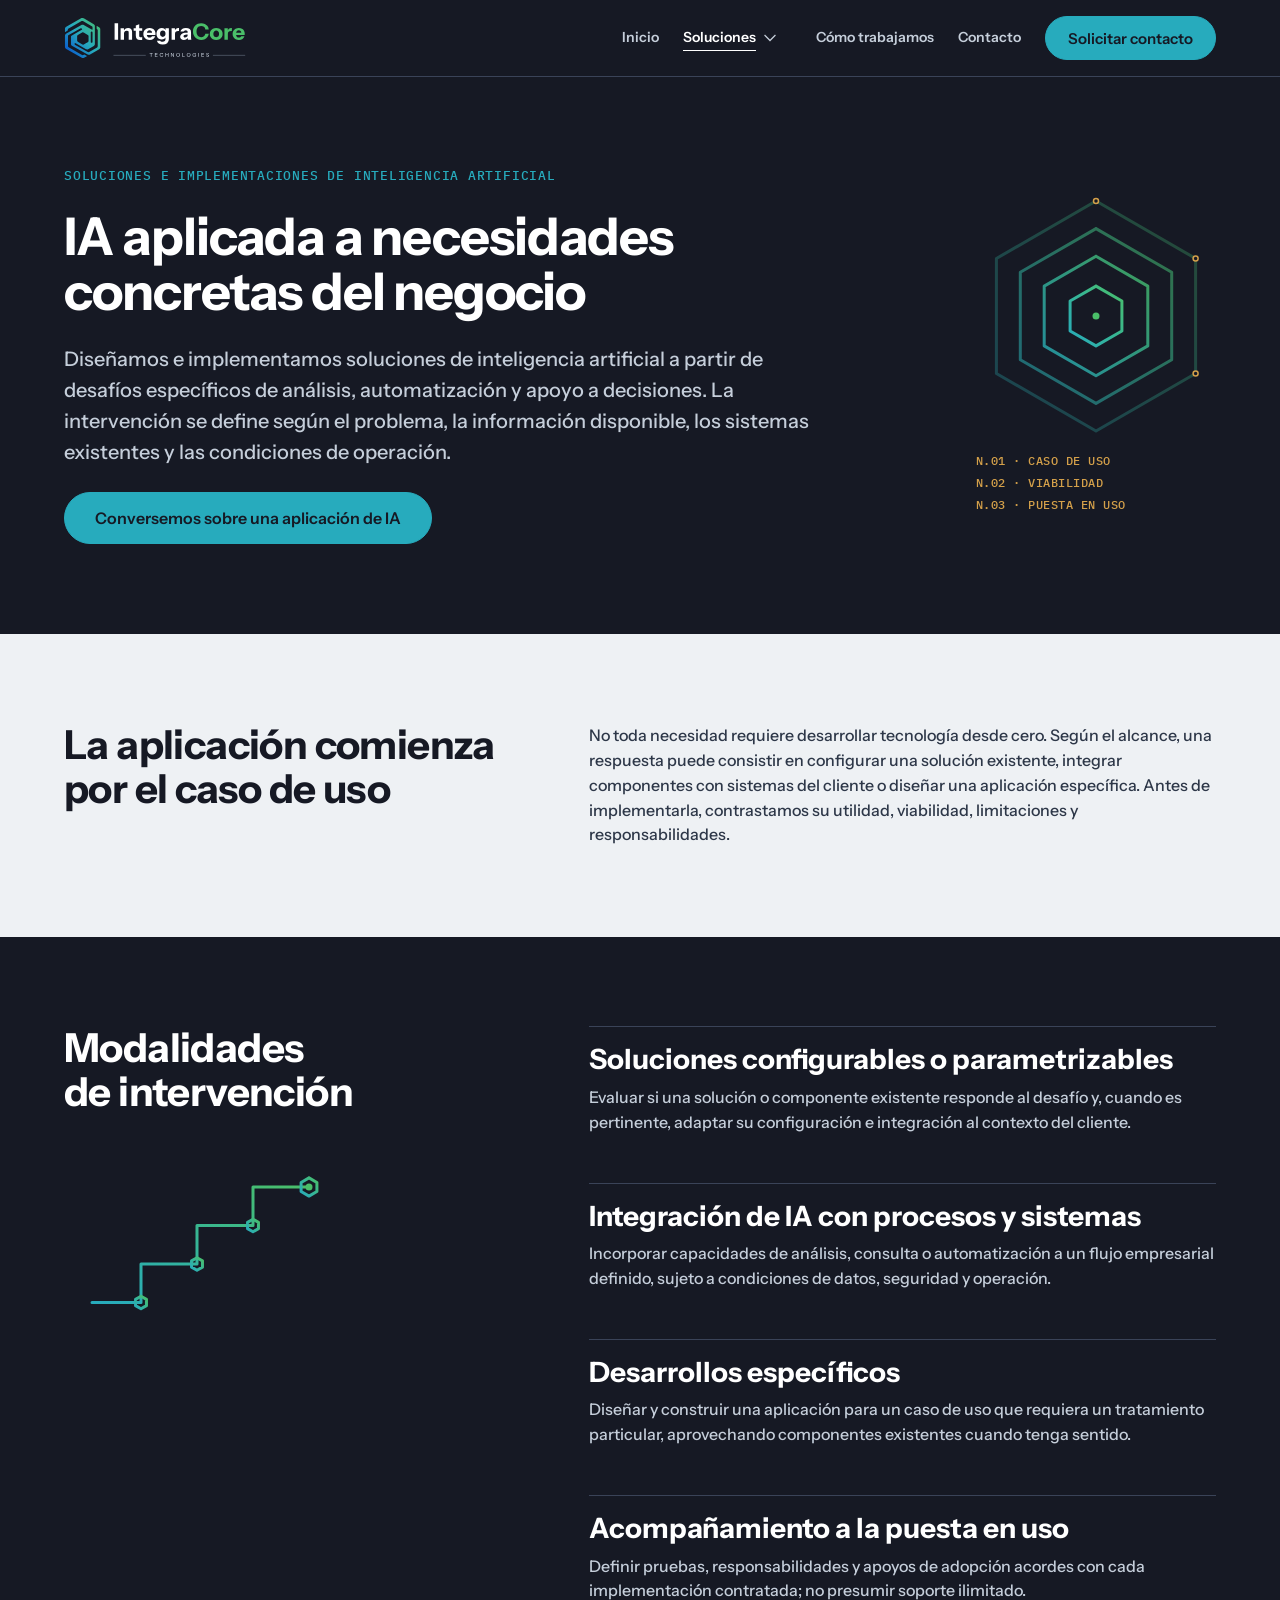
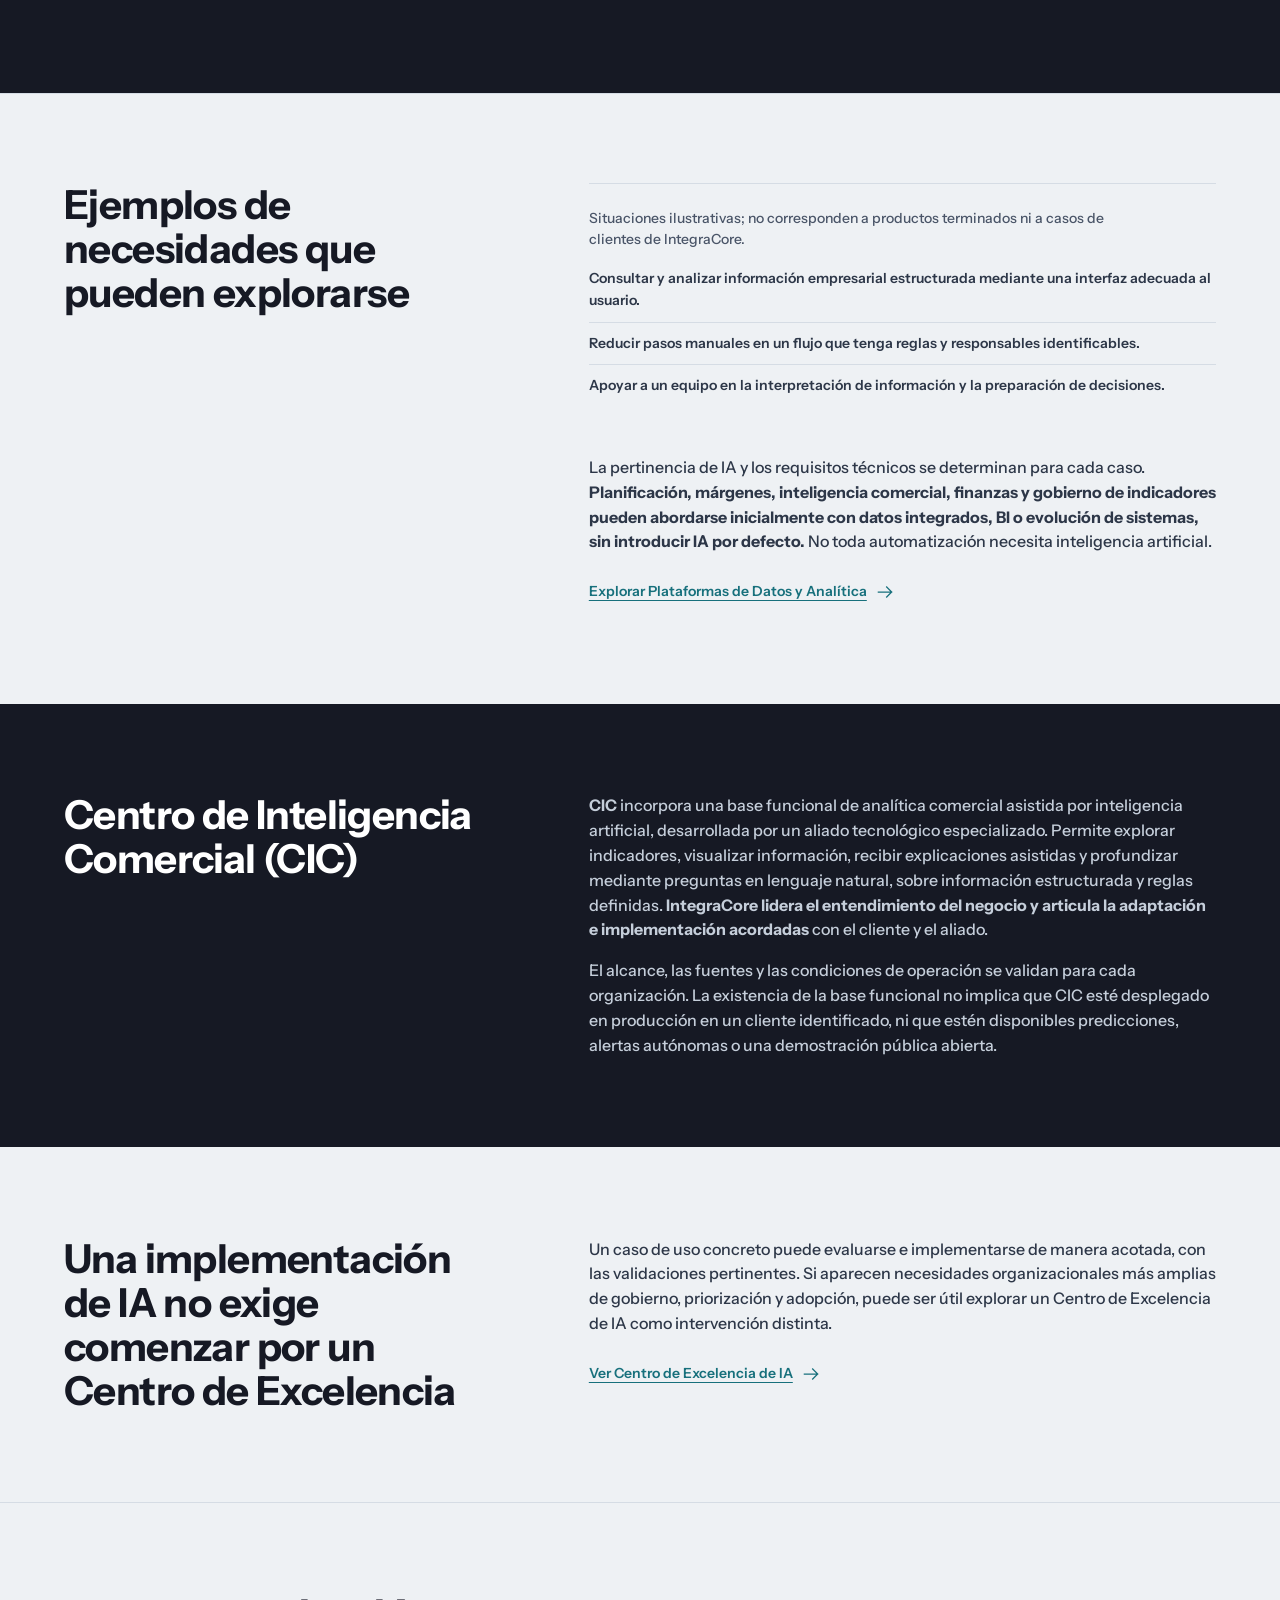
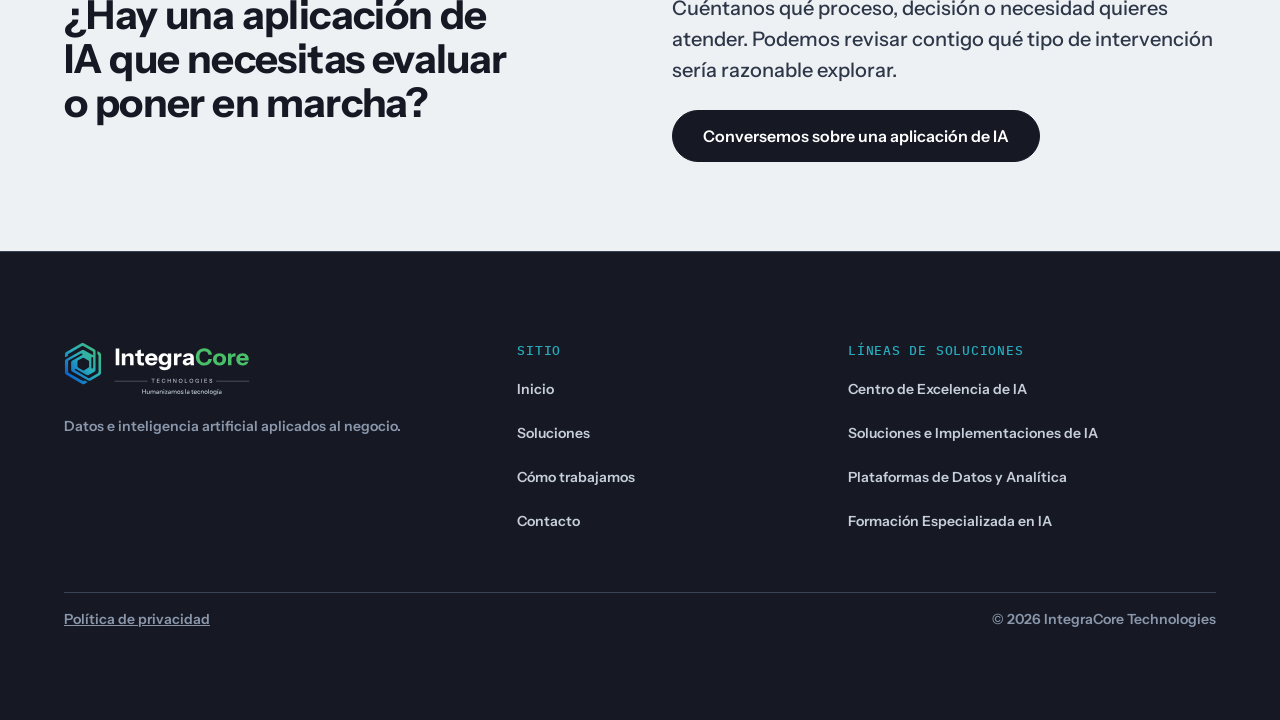
<file: soluciones/soluciones-ia/index.html>
<!DOCTYPE html>
<html lang="es">
<head>
<meta charset="utf-8">
<meta name="viewport" content="width=device-width, initial-scale=1">
<title>Soluciones e implementación de IA | IntegraCore</title>
<meta name="description" content="Conoce cómo abordamos aplicaciones de inteligencia artificial: soluciones configurables, integraciones y desarrollos específicos según cada necesidad.">
<meta name="robots" content="index, follow">
<link rel="canonical" href="https://integracoretech.com/soluciones/soluciones-ia/">
<meta property="og:url" content="https://integracoretech.com/soluciones/soluciones-ia/">
<meta property="og:type" content="website">
<meta property="og:locale" content="es_GT">
<meta name="twitter:card" content="summary_large_image">
<meta property="og:title" content="Soluciones e implementación de IA | IntegraCore">
<meta property="og:description" content="Conoce cómo abordamos aplicaciones de inteligencia artificial: soluciones configurables, integraciones y desarrollos específicos según cada necesidad.">
<meta property="og:image" content="https://integracoretech.com/img/og-image.png">
<meta name="theme-color" content="#161924">
<link rel="icon" type="image/png" sizes="64x64" href="../../favicon-64.png">
<link rel="apple-touch-icon" href="../../apple-touch-icon.png">
<link rel="stylesheet" href="../../css/tokens.css">
<link rel="stylesheet" href="../../css/base.css">
<link rel="stylesheet" href="../../css/site.css">
<script>document.documentElement.classList.add('js')</script>
</head>
<body>
<svg width="0" height="0" style="position:absolute" aria-hidden="true" focusable="false"><defs><linearGradient id="ic-geo-grad" x1="0" y1="1" x2="1" y2="0"><stop offset="0" stop-color="#27ABBD"/><stop offset=".5" stop-color="#36B596"/><stop offset="1" stop-color="#4ABF69"/></linearGradient></defs></svg>
<!--@header-->
<a class="skip" href="#contenido">Saltar al contenido</a>
<header class="site-head theme-dark">
<div class="wrap">
<a class="logo" href="../../" aria-label="IntegraCore Technologies, inicio"><img src="../../img/logo/lockup-horizontal-dark.svg" alt="IntegraCore Technologies" width="182" height="42"></a>
<button class="nav-toggle" type="button" aria-expanded="false" aria-controls="nav-panel"><span class="nav-toggle__label">Menú</span><svg class="nav-toggle__icon" viewBox="0 0 24 24" width="24" height="24" fill="none" stroke="currentColor" stroke-width="1.5" stroke-linecap="square" aria-hidden="true"><path class="i-open" d="M4 8H20M4 16H20"/><path class="i-close" d="M6 6L18 18M18 6L6 18"/></svg></button>
<nav class="nav" id="nav-panel" aria-label="Principal">
<ul class="nav-list">
<li><a href="../../" >Inicio</a></li>
<li class="has-sub">
<span class="sub-row"><a href="../../soluciones/" aria-current="page">Soluciones</a><button class="sub-toggle" type="button" aria-expanded="false" aria-controls="sub-soluciones"><span class="visually-hidden">Mostrar las cuatro líneas de soluciones</span><svg viewBox="0 0 24 24" width="20" height="20" fill="none" stroke="currentColor" stroke-width="1.5" stroke-linecap="square" aria-hidden="true"><path d="M6 9L12 15L18 9"/></svg></button></span>
<ul class="sub-list" id="sub-soluciones">
<li><a href="../../soluciones/#centro-excelencia-ia">Centro de Excelencia de IA</a></li>
<li><a href="../../soluciones/soluciones-ia/">Soluciones e Implementaciones de IA</a></li>
<li><a href="../../soluciones/datos-data-warehouse-bi/">Plataformas de Datos y Analítica</a></li>
<li><a href="../../soluciones/#formacion-ia">Formación Especializada en IA</a></li>
</ul>
</li>
<li><a href="../../como-trabajamos/" >Cómo trabajamos</a></li>
<li><a href="../../contacto/" >Contacto</a></li>
</ul>
<a class="btn nav-cta" href="../../contacto/">Solicitar contacto</a>
</nav>
</div>
</header>
<!--/@header-->

<main id="contenido">
<section class="band theme-dark page-hero" aria-labelledby="h-ia">
<div class="wrap page-hero-grid">
<div class="page-hero-copy">
<p class="t-etiqueta">Soluciones e Implementaciones de Inteligencia Artificial</p>
<h1 class="t-display" id="h-ia">IA aplicada a necesidades concretas del negocio</h1>
<p class="t-lead">Diseñamos e implementamos soluciones de inteligencia artificial a partir de desafíos específicos de análisis, automatización y apoyo a decisiones. La intervención se define según el problema, la información disponible, los sistemas existentes y las condiciones de operación.</p>
<div><a class="btn btn--lg" href="../../contacto/?tema=ia">Conversemos sobre una aplicación de IA</a></div>
</div>
<div class="hero-fig"><svg class="geo geo--pagina" data-draw="load" viewBox="60 60 480 480" aria-hidden="true" focusable="false"><polygon points="300.0,70.0 499.2,185.0 499.2,415.0 300.0,530.0 100.8,415.0 100.8,185.0" class="geo-layer" pathLength="1" style="--i:0;opacity:0.3"/><polygon points="300.0,125.2 451.4,212.6 451.4,387.4 300.0,474.8 148.6,387.4 148.6,212.6" class="geo-layer" pathLength="1" style="--i:1;opacity:0.55"/><polygon points="300.0,180.4 403.6,240.2 403.6,359.8 300.0,419.6 196.4,359.8 196.4,240.2" class="geo-layer" pathLength="1" style="--i:2;opacity:0.8"/><polygon points="300.0,240.2 351.8,270.1 351.8,329.9 300.0,359.8 248.2,329.9 248.2,270.1" class="geo-layer" pathLength="1" style="--i:3;opacity:1"/><circle class="geo-dot" style="--i:4" cx="300" cy="300" r="7"/><circle class="geo-vertex" style="--i:1" cx="300.0" cy="70.0" r="5"/><circle class="geo-vertex" style="--i:1" cx="499.2" cy="185.0" r="5"/><circle class="geo-vertex" style="--i:1" cx="499.2" cy="415.0" r="5"/></svg><ol class="hero-notas" aria-hidden="true"><li class="t-nota">N.01 · Caso de uso</li><li class="t-nota">N.02 · Viabilidad</li><li class="t-nota">N.03 · Puesta en uso</li></ol></div>
</div>
</section>
<section class="band lsec" id="caso-de-uso" aria-labelledby="h-caso-de-uso">
<div class="wrap lsec-grid">
<div class="lsec-ex">
<h2 class="t-h1" id="h-caso-de-uso">La aplicación comienza por el caso de uso</h2>
</div>
<div class="lsec-tec">
<div class="lsec-txt"><p class="t-body">No toda necesidad requiere desarrollar tecnología desde cero. Según el alcance, una respuesta puede consistir en configurar una solución existente, integrar componentes con sistemas del cliente o diseñar una aplicación específica. Antes de implementarla, contrastamos su utilidad, viabilidad, limitaciones y responsabilidades.</p></div>
</div>
</div>
</section>
<section class="band theme-dark lsec" id="modalidades" aria-labelledby="h-modalidades">
<div class="wrap lsec-grid">
<div class="lsec-ex">
<h2 class="t-h1" id="h-modalidades">Modalidades de intervención</h2>
<div class="lsec-fig"><svg class="geo" viewBox="0 0 400 300" aria-hidden="true" focusable="false"><polyline points="40,235 110,235 110,180 190,180 190,125 270,125 270,70 350,70" class="geo-layer" pathLength="1" style="--i:0;opacity:1"/><polygon points="110.0,226.0 117.8,230.5 117.8,239.5 110.0,244.0 102.2,239.5 102.2,230.5" class="geo-layer" pathLength="1" style="--i:1;opacity:1"/><polygon points="190.0,171.0 197.8,175.5 197.8,184.5 190.0,189.0 182.2,184.5 182.2,175.5" class="geo-layer" pathLength="1" style="--i:2;opacity:1"/><polygon points="270.0,116.0 277.8,120.5 277.8,129.5 270.0,134.0 262.2,129.5 262.2,120.5" class="geo-layer" pathLength="1" style="--i:3;opacity:1"/><polygon points="350.0,57.0 361.3,63.5 361.3,76.5 350.0,83.0 338.7,76.5 338.7,63.5" class="geo-layer" pathLength="1" style="--i:4;opacity:1"/><circle class="geo-dot" style="--i:4.5" cx="350" cy="70" r="5"/></svg></div>
</div>
<div class="lsec-tec">
<div class="lsec-blk"><h3 class="lsec-title">Soluciones configurables o parametrizables</h3><p class="t-body">Evaluar si una solución o componente existente responde al desafío y, cuando es pertinente, adaptar su configuración e integración al contexto del cliente.</p></div><div class="lsec-blk"><h3 class="lsec-title">Integración de IA con procesos y sistemas</h3><p class="t-body">Incorporar capacidades de análisis, consulta o automatización a un flujo empresarial definido, sujeto a condiciones de datos, seguridad y operación.</p></div><div class="lsec-blk"><h3 class="lsec-title">Desarrollos específicos</h3><p class="t-body">Diseñar y construir una aplicación para un caso de uso que requiera un tratamiento particular, aprovechando componentes existentes cuando tenga sentido.</p></div><div class="lsec-blk"><h3 class="lsec-title">Acompañamiento a la puesta en uso</h3><p class="t-body">Definir pruebas, responsabilidades y apoyos de adopción acordes con cada implementación contratada; no presumir soporte ilimitado.</p></div>
</div>
</div>
</section>
<section class="band band--line lsec" id="ejemplos" aria-labelledby="h-ejemplos">
<div class="wrap lsec-grid">
<div class="lsec-ex">
<h2 class="t-h1" id="h-ejemplos">Ejemplos de necesidades que pueden explorarse</h2>
</div>
<div class="lsec-tec">
<div class="lsec-blk"><p class="t-small linea-nota">Situaciones ilustrativas; no corresponden a productos terminados ni a casos de clientes de IntegraCore.</p><ul class="caps"><li>Consultar y analizar información empresarial estructurada mediante una interfaz adecuada al usuario.</li><li>Reducir pasos manuales en un flujo que tenga reglas y responsables identificables.</li><li>Apoyar a un equipo en la interpretación de información y la preparación de decisiones.</li></ul></div><div class="lsec-txt"><p class="t-body">La pertinencia de IA y los requisitos técnicos se determinan para cada caso. <strong>Planificación, márgenes, inteligencia comercial, finanzas y gobierno de indicadores pueden abordarse inicialmente con datos integrados, BI o evolución de sistemas, sin introducir IA por defecto.</strong> No toda automatización necesita inteligencia artificial.</p><div class="lsec-links"><a class="link-arrow" href="../datos-data-warehouse-bi/">Explorar Plataformas de Datos y Analítica<svg xmlns="http://www.w3.org/2000/svg" viewBox="0 0 24 24" fill="none" stroke="currentColor" stroke-width="1.5" stroke-linejoin="miter" stroke-linecap="square" aria-hidden="true"><path d="M4 12H20M14 6L20 12L14 18"/></svg></a></div></div>
</div>
</div>
</section>
<section class="band theme-dark lsec" id="cic" aria-labelledby="h-cic">
<div class="wrap lsec-grid">
<div class="lsec-ex">
<h2 class="t-h1" id="h-cic">Centro de Inteligencia Comercial (CIC)</h2>
</div>
<div class="lsec-tec">
<div class="lsec-txt"><p class="t-body"><strong>CIC</strong> incorpora una base funcional de analítica comercial asistida por inteligencia artificial, desarrollada por un aliado tecnológico especializado. Permite explorar indicadores, visualizar información, recibir explicaciones asistidas y profundizar mediante preguntas en lenguaje natural, sobre información estructurada y reglas definidas. <strong>IntegraCore lidera el entendimiento del negocio y articula la adaptación e implementación acordadas</strong> con el cliente y el aliado.</p><p class="t-body">El alcance, las fuentes y las condiciones de operación se validan para cada organización. La existencia de la base funcional no implica que CIC esté desplegado en producción en un cliente identificado, ni que estén disponibles predicciones, alertas autónomas o una demostración pública abierta.</p></div>
</div>
</div>
</section>
<section class="band lsec" id="coe" aria-labelledby="h-coe">
<div class="wrap lsec-grid">
<div class="lsec-ex">
<h2 class="t-h1" id="h-coe">Una implementación de IA no exige comenzar por un Centro de Excelencia</h2>
</div>
<div class="lsec-tec">
<div class="lsec-txt"><p class="t-body">Un caso de uso concreto puede evaluarse e implementarse de manera acotada, con las validaciones pertinentes. Si aparecen necesidades organizacionales más amplias de gobierno, priorización y adopción, puede ser útil explorar un Centro de Excelencia de IA como intervención distinta.</p><div class="lsec-links"><a class="link-arrow" href="../#centro-excelencia-ia">Ver Centro de Excelencia de IA<svg xmlns="http://www.w3.org/2000/svg" viewBox="0 0 24 24" fill="none" stroke="currentColor" stroke-width="1.5" stroke-linejoin="miter" stroke-linecap="square" aria-hidden="true"><path d="M4 12H20M14 6L20 12L14 18"/></svg></a></div></div>
</div>
</div>
</section>
<section class="band band--line" id="conversemos" aria-labelledby="h-conversemos">
<div class="wrap conv">
<h2 class="t-h1" id="h-conversemos">¿Hay una aplicación de IA que necesitas evaluar o poner en marcha?</h2>
<div class="conv-body">
<p class="t-lead">Cuéntanos qué proceso, decisión o necesidad quieres atender. Podemos revisar contigo qué tipo de intervención sería razonable explorar.</p>
<div><a class="btn btn--lg" href="../../contacto/?tema=ia">Conversemos sobre una aplicación de IA</a></div>
</div>
</div>
</section>

</main>

<!--@footer-->
<footer class="band theme-dark site-foot">
<div class="wrap foot-grid">
<div class="foot-brand">
<img src="../../img/logo/lockup-horizontal-dark-proposito.svg" alt="IntegraCore Technologies. Humanizamos la tecnología." width="250" height="58">
<p class="t-small">Datos e inteligencia artificial aplicados al negocio.</p>
</div>
<nav class="foot-col" aria-label="Sitio">
<p class="t-etiqueta">Sitio</p>
<ul class="foot-links">
<li><a href="../../">Inicio</a></li>
<li><a href="../../soluciones/">Soluciones</a></li>
<li><a href="../../como-trabajamos/">Cómo trabajamos</a></li>
<li><a href="../../contacto/">Contacto</a></li>
</ul>
</nav>
<nav class="foot-col" aria-label="Líneas de soluciones">
<p class="t-etiqueta">Líneas de soluciones</p>
<ul class="foot-links">
<li><a href="../../soluciones/#centro-excelencia-ia">Centro de Excelencia de IA</a></li>
<li><a href="../../soluciones/soluciones-ia/">Soluciones e Implementaciones de IA</a></li>
<li><a href="../../soluciones/datos-data-warehouse-bi/">Plataformas de Datos y Analítica</a></li>
<li><a href="../../soluciones/#formacion-ia">Formación Especializada en IA</a></li>
</ul>
</nav>
<div class="foot-meta">
<p class="t-small"><a href="../../privacidad/">Política de privacidad</a></p>
<p class="t-small">© 2026 IntegraCore Technologies</p>
</div>
</div>
</footer>
<!--/@footer-->
<script src="../../js/geometria.js"></script>
<script src="../../js/navigation.js"></script>
</body>
</html>
</file>
<file: css/tokens.css>
/* IntegraCore · Tokens v1.0 (23 nov 2026)
   Fuente de verdad: sistema de diseño IntegraCore. No inventes colores fuera de esta lista.
   Tema claro por defecto; añade .theme-dark a una sección (o a <html>) para el tema oscuro. */

:root {
  /* Paleta de marca */
  --ic-navy: #161924;
  --ic-paper: #EEF1F4;
  --ic-white: #FFFFFF;
  --ic-teal: #27ABBD;       /* inicio del degradé; acento de texto sobre oscuro */
  --ic-teal-ink: #17707C;   /* acento de texto sobre claro (5:1 sobre paper) */
  --ic-green: #4ABF69;      /* la decisión: punto, ✓, recomendado. Nunca texto sobre claro */
  --ic-ochre: #D4A04A;      /* ocre lápiz: marcas de trabajo sobre oscuro */
  --ic-ochre-ink: #8C6212;  /* ocre lápiz: marcas de trabajo sobre claro */
  --ic-blue: #0145D2;       /* SÓLO dentro del ícono del logo. No usar en la web */
  --ic-grey-900: #2D3748;
  --ic-grey-700: #4A5568;
  --ic-grey-500: #8A97AB;
  --ic-grey-300: #C5CEDA;
  --ic-grey-200: #D5DCE4;
  --ic-navy-600: #3A4358;
  --ic-navy-700: #1F2433;

  /* Roles · tema claro */
  --surface: var(--ic-paper);
  --surface-raised: var(--ic-white);
  --ink: var(--ic-navy);
  --ink-muted: var(--ic-grey-900);
  --ink-subtle: var(--ic-grey-700);
  --accent: var(--ic-teal-ink);
  --line: var(--ic-grey-200);
  --mark: var(--ic-ochre-ink);          /* notas N.0x, líneas guía, vértices, ○ por validar */
  --construction: var(--ic-ochre-ink);  /* ejes y círculos punteados del nivel método */
  --signal: var(--ic-green);
  --btn-bg: var(--ic-navy);
  --btn-ink: var(--ic-white);

  /* Degradé de la geometría (sólo trazos) */
  --geo-from: var(--ic-teal);
  --geo-mid: #36B596;
  --geo-to: var(--ic-green);

  /* Tipografía. Respaldo si la fuente de marca no carga: Arial y Consolas. */
  --font-sans: "Instrument Sans", Arial, "Helvetica Neue", sans-serif;
  --font-mono: "IBM Plex Mono", Consolas, "Courier New", monospace;
  --fs-display: clamp(2.5rem, 1.6rem + 3.2vw, 3.625rem);  /* 40 → 58 px */
  --lh-display: 1.07;
  --fs-h1: clamp(2rem, 1.6rem + 1.4vw, 2.5rem);           /* 32 → 40 px */
  --fs-h2: clamp(1.5rem, 1.35rem + 0.6vw, 1.75rem);       /* 24 → 28 px */
  --fs-lead: clamp(1.125rem, 1.05rem + 0.3vw, 1.25rem);   /* 18 → 20 px */
  --fs-body: 1rem;
  --fs-small: 0.875rem;
  --fs-nota: 0.75rem;
  --fs-etiqueta: 0.8125rem;

  /* Espaciado y forma */
  --space-1: 4px;
  --space-2: 8px;
  --space-3: 16px;
  --space-4: 24px;
  --space-5: 48px;
  --space-6: 72px;
  --radius-none: 0;
  --radius-pill: 999px;   /* sólo botones y etiquetas de acción */
  --content-max: 1200px;

  /* Movimiento */
  --dur-layer: 550ms;                         /* una capa de la geometría */
  --stagger: 420ms;                           /* entre capas */
  --ease-draw: cubic-bezier(.25, .7, .3, 1);  /* salida suave, sin rebote */
}

.theme-dark,
[data-theme="dark"] {
  --surface: var(--ic-navy);
  --surface-raised: var(--ic-navy-700);
  --ink: var(--ic-white);
  --ink-muted: var(--ic-grey-300);
  --ink-subtle: var(--ic-grey-500);
  --accent: var(--ic-teal);
  --line: var(--ic-navy-600);
  --mark: var(--ic-ochre);
  --construction: var(--ic-ochre);
  --btn-bg: var(--ic-teal);
  --btn-ink: var(--ic-navy);
}
</file>
<file: css/base.css>
/* IntegraCore · Base v1.0 — requiere tokens.css antes */

@font-face { font-family: "Instrument Sans"; src: url("../fonts/InstrumentSans-VF.woff2") format("woff2"); font-weight: 400 700; font-stretch: 75% 100%; font-display: swap; }
@font-face { font-family: "IBM Plex Mono"; src: url("../fonts/IBMPlexMono-Regular.woff2") format("woff2"); font-weight: 400; font-display: swap; }
@font-face { font-family: "IBM Plex Mono"; src: url("../fonts/IBMPlexMono-Medium.woff2") format("woff2"); font-weight: 500; font-display: swap; }

*, *::before, *::after { box-sizing: border-box; min-width: 0; }
html { -webkit-text-size-adjust: 100%; scroll-padding-top: 88px; }
body { margin: 0; background: var(--surface); color: var(--ink); font: 500 var(--fs-body)/1.55 var(--font-sans); overflow-x: clip; }
img, svg { display: block; max-width: 100%; }
a { color: inherit; }
:focus-visible { outline: 2px solid var(--accent); outline-offset: 3px; }

/* Secciones: el color de fondo llega al borde; el contenido se centra */
.band { background: var(--surface); color: var(--ink); padding: clamp(56px, 7vw, 112px) max(5vw, 20px); }
.wrap { max-width: var(--content-max); margin-inline: auto; }

/* Tipografía */
.t-display { font-size: var(--fs-display); line-height: var(--lh-display); font-weight: 700; letter-spacing: -0.02em; margin: 0; text-wrap: balance; }
.t-h1 { font-size: var(--fs-h1); line-height: 1.1; font-weight: 700; letter-spacing: -0.015em; margin: 0; text-wrap: balance; }
.t-h2 { font-size: var(--fs-h2); line-height: 1.2; font-weight: 700; margin: 0; }
.t-lead { font-size: var(--fs-lead); line-height: 1.55; color: var(--ink-muted); margin: 0; max-width: 60ch; }
.t-body { font-size: var(--fs-body); line-height: 1.55; color: var(--ink-muted); margin: 0; max-width: 68ch; }
.t-small { font-size: var(--fs-small); line-height: 1.5; font-weight: 600; color: var(--ink-subtle); margin: 0; }
.t-etiqueta { font: 500 var(--fs-etiqueta)/1.4 var(--font-mono); letter-spacing: 0.06em; text-transform: uppercase; color: var(--accent); margin: 0; }
.t-nota { font: 500 var(--fs-nota)/1.5 var(--font-mono); letter-spacing: 0.04em; text-transform: uppercase; color: var(--mark); margin: 0; }

/* Botones: el único elemento redondeado */
.btn { display: inline-flex; align-items: center; justify-content: center; gap: var(--space-2); min-height: 44px; padding: 0 22px; border-radius: var(--radius-pill); border: 1px solid var(--btn-bg); background: var(--btn-bg); color: var(--btn-ink); font: 600 0.9375rem/1 var(--font-sans); text-decoration: none; cursor: pointer; transition: transform .2s var(--ease-draw), background-color .2s; }
.btn:hover { transform: translateY(-1px); }
.btn--ghost { background: transparent; color: var(--ink); border-color: var(--line); }

/* Encabezado */
.site-head { position: sticky; top: 0; z-index: 10; background: var(--surface); border-bottom: 1px solid var(--line); }
.site-head .wrap { display: flex; align-items: center; justify-content: space-between; gap: var(--space-4); min-height: 76px; padding-inline: max(5vw, 20px); max-width: calc(var(--content-max) + 10vw); }
.site-head .logo img { height: 38px; width: auto; }
.nav { display: flex; align-items: center; gap: var(--space-4); flex-wrap: wrap; }
.nav a:not(.btn) { text-decoration: none; font-weight: 600; font-size: var(--fs-small); color: var(--ink-muted); padding: 12px 0; }
.nav a:not(.btn):hover { color: var(--ink); }

/* Tarjeta: esquinas rectas, sin barras de acento */
.card { background: var(--surface-raised); padding: var(--space-4); }

/* Lista de método */
.metodo { list-style: none; margin: 0; padding: 0; display: grid; gap: var(--space-2); font-weight: 600; font-size: var(--fs-small); color: var(--ink-muted); }
.metodo li { display: grid; grid-template-columns: 1.4em 1fr; }
.metodo .ok { color: var(--signal); }
.metodo .pend { color: var(--mark); }

/* Geometría ------------------------------------------------------------
   Estructura de un SVG de geometría:
   <svg class="geo" viewBox="…">
     <g class="geo-cons">…líneas punteadas (sólo nivel método)…</g>
     <polygon class="geo-layer" pathLength="1" style="--i:0; opacity:.3" …/>
     <circle class="geo-dot" style="--i:4" …/>
   </svg>
   --i fija el orden en que se dibuja cada capa (M.02: en el orden en que se lee). */
.geo { overflow: visible; }
.geo .geo-layer { fill: none; stroke: url(#ic-geo-grad); stroke-width: 3; stroke-linejoin: round; stroke-linecap: round; vector-effect: non-scaling-stroke; }
.geo .geo-cons { fill: none; stroke: var(--construction); stroke-width: 1; stroke-dasharray: 4 6; opacity: .6; vector-effect: non-scaling-stroke; }
.geo .geo-guide { fill: none; stroke: var(--mark); stroke-width: 1; vector-effect: non-scaling-stroke; }
.geo .geo-vertex { fill: var(--surface); stroke: var(--mark); stroke-width: 1.5; vector-effect: non-scaling-stroke; }
.geo .geo-dot { fill: var(--signal); }
.geo .geo-note { font: 500 12px var(--font-mono); letter-spacing: .04em; fill: var(--mark); }

/* Movimiento: se dibuja, no aparece (M.01). Sin JS o con movimiento reducido, se ve completa. */
.js .geo .geo-layer { stroke-dasharray: 1; stroke-dashoffset: 1; transition: stroke-dashoffset var(--dur-layer) var(--ease-draw) calc(var(--i, 0) * var(--stagger)); }
.js .geo .geo-dot { transform-box: fill-box; transform-origin: center; transform: scale(0); transition: transform 300ms var(--ease-draw) calc(var(--i, 4) * var(--stagger) + 150ms); }
.js .geo .geo-cons, .js .geo .geo-guide, .js .geo .geo-vertex, .js .geo .geo-note { opacity: 0; transition: opacity 500ms ease-out calc(var(--i, 0) * var(--stagger)); }
.js .geo.is-drawn .geo-layer { stroke-dashoffset: 0; }
.js .geo.is-drawn .geo-dot { transform: scale(1); }
.js .geo.is-drawn .geo-cons { opacity: .6; }
.js .geo.is-drawn .geo-guide, .js .geo.is-drawn .geo-vertex, .js .geo.is-drawn .geo-note { opacity: 1; }
@media (prefers-reduced-motion: reduce) {
  .js .geo .geo-layer, .js .geo .geo-dot, .js .geo .geo-cons, .js .geo .geo-guide, .js .geo .geo-vertex, .js .geo .geo-note { transition: none; }
  .js .geo .geo-layer { stroke-dashoffset: 0; }
  .js .geo .geo-dot { transform: none; }
  .js .geo .geo-cons { opacity: .6; }
  .js .geo .geo-guide, .js .geo .geo-vertex, .js .geo .geo-note { opacity: 1; }
}

/* Pie */
.site-foot { border-top: 1px solid var(--line); }
.site-foot .wrap { display: flex; flex-wrap: wrap; align-items: flex-end; justify-content: space-between; gap: var(--space-4); }
.site-foot img { height: 58px; width: auto; }
.geo .geo-label { font: 500 12px var(--font-mono); letter-spacing: .02em; fill: var(--ink-subtle); }
.js .geo .geo-label { opacity: 0; transition: opacity 500ms ease-out calc(var(--i, 0) * var(--stagger)); }
.js .geo.is-drawn .geo-label { opacity: 1; }
@media (prefers-reduced-motion: reduce) { .js .geo .geo-label { transition: none; opacity: 1; } }
</file>
<file: css/site.css>
/* IntegraCore · Sitio v0.1 (prototipo G1) — extensiones puntuales sobre tokens.css y base.css.
   Regla: sólo variables de tokens.css; ningún color hex aquí. */

/* ---------- Utilidades y accesibilidad ---------- */
.visually-hidden { position: absolute; width: 1px; height: 1px; margin: -1px; padding: 0; overflow: hidden; clip: rect(0 0 0 0); white-space: nowrap; border: 0; }
.skip { position: absolute; left: var(--space-3); top: -80px; z-index: 30; background: var(--ic-white); color: var(--ic-navy); padding: 12px 18px; font-weight: 600; text-decoration: none; }
.skip:focus { top: var(--space-2); }
.t-h3 { font-size: 1.125rem; line-height: 1.25; font-weight: 700; margin: 0; }
.t-nota-plain { font: 500 var(--fs-nota)/1.4 var(--font-mono); letter-spacing: .04em; text-transform: uppercase; margin: 0; color: var(--ink-muted); }
.btn--lg { min-height: 52px; padding: 0 30px; font-size: 1rem; }
.link-arrow { display: inline-flex; align-items: center; gap: var(--space-2); min-height: 44px; font-weight: 600; font-size: var(--fs-small); color: var(--accent); text-decoration: underline; text-underline-offset: 4px; text-decoration-thickness: 1px; }
.link-arrow svg { width: 20px; height: 20px; flex: none; transition: transform .2s var(--ease-draw); }
.link-arrow:hover svg { transform: translateX(3px); }
.t-lead strong { color: var(--ink); font-weight: 700; }


/* ---------- Encabezado y navegación ---------- */
.site-head .nav { display: flex; align-items: center; gap: var(--space-4); flex-wrap: nowrap; }
.nav-list { list-style: none; margin: 0; padding: 0; display: flex; align-items: center; gap: var(--space-4); }
.nav-list a { text-decoration: none; font-weight: 600; font-size: var(--fs-small); color: var(--ink-muted); display: inline-flex; align-items: center; min-height: 44px; }
.nav-list a:hover, .nav-list a[aria-current="page"] { color: var(--ink); }
.nav-list a[aria-current="page"] { text-decoration: underline; text-decoration-thickness: 1px; text-underline-offset: 8px; }
.nav-cta { white-space: nowrap; }
.nav-toggle { display: none; }
.has-sub { position: relative; }
.sub-row { display: inline-flex; align-items: center; }
.sub-toggle { background: none; border: 0; color: var(--ink-muted); width: 44px; height: 44px; display: inline-flex; align-items: center; justify-content: center; cursor: pointer; margin-left: -8px; padding: 0; }
.sub-toggle:hover { color: var(--ink); }
.sub-toggle svg { transition: transform .2s var(--ease-draw); }
.sub-toggle[aria-expanded="true"] svg { transform: rotate(180deg); }
.sub-list { list-style: none; margin: 0; padding: var(--space-2) 0; position: absolute; top: calc(100% + 8px); left: 0; min-width: 300px; background: var(--surface-raised); border: 1px solid var(--line); display: none; z-index: 20; }
.sub-list.is-open { display: block; }
.sub-list a { display: flex; padding: 6px var(--space-3); min-height: 44px; width: 100%; }

@media (min-width: 961px) {
  .site-head .wrap { max-width: calc(var(--content-max) + 10vw); }
}
@media (max-width: 960px) {
  .nav-toggle { display: inline-flex; align-items: center; gap: var(--space-2); min-height: 44px; padding: 0 14px; background: transparent; color: var(--ink); border: 1px solid var(--line); border-radius: var(--radius-pill); font: 600 var(--fs-small)/1 var(--font-sans); cursor: pointer; }
  .nav-toggle .i-close { display: none; }
  .nav-toggle[aria-expanded="true"] .i-close { display: inline; }
  .nav-toggle[aria-expanded="true"] .i-open { display: none; }
  .site-head .nav { position: absolute; left: 0; right: 0; top: 100%; flex-direction: column; align-items: stretch; gap: var(--space-3); padding: var(--space-3) max(5vw, 20px) var(--space-4); background: var(--surface); border-bottom: 1px solid var(--line); max-height: calc(100dvh - 120px); overflow-y: auto; }
  .js .site-head .nav { display: none; }
  .js .site-head .nav.is-open { display: flex; }
  .nav-list { flex-direction: column; align-items: stretch; gap: 0; }
  .nav-list > li { border-bottom: 1px solid var(--line); }
  .nav-list a { min-height: 48px; font-size: 1rem; width: 100%; }
  .sub-row { display: block; }
  .sub-toggle { display: none; }
  .sub-list { display: block; position: static; background: transparent; border: 0; min-width: 0; padding: 0 0 var(--space-2) var(--space-3); }
  .sub-list a { font-weight: 500; color: var(--ink-subtle); min-height: 44px; }
  .nav-cta { width: 100%; white-space: normal; text-align: center; padding-block: 12px; }
}

/* ---------- Bloque 1 · Hero ---------- */
.hero .wrap { display: grid; grid-template-columns: minmax(0, 1.05fr) minmax(0, .95fr); gap: clamp(32px, 5vw, 72px); align-items: center; }
.hero-copy { display: grid; gap: var(--space-4); }
.hero-actions { display: flex; flex-wrap: wrap; gap: var(--space-3); margin-top: var(--space-2); }
.hero .geo { width: 100%; height: auto; max-width: 560px; justify-self: end; }
.hero .t-lead strong { color: var(--ink); }
@media (max-width: 860px) {
  .hero .wrap { grid-template-columns: 1fr; }
  .hero .geo { justify-self: center; max-width: 420px; margin-top: var(--space-3); }
  .hero .geo .geo-note { font-size: 19px; paint-order: stroke; stroke: var(--surface); stroke-width: 8px; stroke-linejoin: round; }
  .hero-actions .btn { flex: 1 1 100%; }
}

/* ---------- Bloque 2 · Decisiones → situaciones ---------- */
.sec-head { display: grid; gap: var(--space-3); margin-bottom: clamp(32px, 4vw, 56px); max-width: 760px; }
.dec { display: grid; grid-template-columns: minmax(0, 1.15fr) clamp(56px, 8vw, 120px) minmax(0, 1fr); grid-template-areas: "dh . sh" "dl cn sl"; column-gap: 0; row-gap: var(--space-4); }
.dec-head { grid-area: dh; display: grid; gap: var(--space-3); align-content: start; padding-right: var(--space-4); }
.sit-head { grid-area: sh; align-self: end; }
.dec-list { grid-area: dl; list-style: none; margin: 0; padding: 0; display: grid; grid-auto-rows: 1fr; border-bottom: 1px solid var(--line); }
.dec-list li { display: flex; align-items: center; border-top: 1px solid var(--line); padding: var(--space-3) var(--space-3) var(--space-3) 0; font-size: var(--fs-h2); line-height: 1.22; font-weight: 500; letter-spacing: -.01em; color: var(--ink-muted); }
.dec-list strong { color: var(--ink); font-weight: 700; }
.dec-conn { grid-area: cn; position: relative; }
.dec-conn svg { position: absolute; inset: 0; width: 100%; height: 100%; overflow: visible; }
.dec-dot { position: absolute; left: 0; top: 50%; width: 16px; height: 16px; border-radius: 50%; background: var(--signal); transform: translate(-50%, -50%) scale(1); }
.js .dec-dot { transform: translate(-50%, -50%) scale(0); transition: transform 300ms var(--ease-draw) calc(2.4 * var(--stagger) + 150ms); }
.js .dec-conn .geo.is-drawn + .dec-dot { transform: translate(-50%, -50%) scale(1); }
.sit-list { grid-area: sl; list-style: none; margin: 0; padding: 0; display: grid; grid-auto-rows: 1fr; }
.sit-list li { display: grid; grid-template-columns: 28px 1fr; gap: var(--space-3); align-content: center; align-items: start; padding-block: var(--space-3); border-top: 1px solid var(--line); }
.sit-list li:last-child { border-bottom: 1px solid var(--line); }
.sit-list svg { width: 28px; height: 28px; color: var(--accent); margin-top: 2px; }
.sit-list div { display: grid; gap: 4px; }
.sit-list .t-body { font-size: var(--fs-small); line-height: 1.5; }
.dec-foot { margin-top: var(--space-5); display: grid; gap: var(--space-2); max-width: 760px; }
.dec-foot .t-small { font-weight: 500; }
@media (max-width: 960px) {
  .dec { grid-template-columns: 1fr; grid-template-areas: "dh" "dl" "sh" "sl"; row-gap: var(--space-4); }
  .dec-conn { display: none; }
  .dec-head { padding-right: 0; }
  .dec-list li { font-size: 1.3125rem; padding-block: var(--space-3); }
  .dec-list { grid-auto-rows: auto; }
  .sit-list { grid-auto-rows: auto; }
  .sit-head { margin-top: var(--space-4); }
}

/* ---------- Bloque 3 · Líneas ---------- */
.band--line { border-top: 1px solid var(--line); }
.lineas { display: grid; grid-template-columns: repeat(2, minmax(0, 1fr)); gap: var(--space-3); }
.lineas--sec { margin-top: var(--space-3); }
.linea { display: grid; align-content: start; gap: var(--space-2); padding: var(--space-4); }
.linea .geo { width: 100%; height: auto; margin-bottom: var(--space-3); max-height: 240px; }
.linea .btn { justify-self: start; margin-top: var(--space-3); }
.linea .t-body { max-width: 52ch; }
.lineas--pri .linea { padding: clamp(24px, 3vw, 40px); }
.lineas--pri .t-h2 { font-size: clamp(1.5rem, 1.3rem + .8vw, 1.875rem); }
.linea--sec { grid-template-columns: 132px minmax(0, 1fr); gap: var(--space-4); align-items: start; }
.linea--sec .geo { margin: 0; max-height: none; }
.linea-txt { display: grid; gap: var(--space-2); }
@media (max-width: 860px) {
  .lineas { grid-template-columns: 1fr; }
  .linea--sec { grid-template-columns: 96px minmax(0, 1fr); gap: var(--space-3); }
  .linea .btn { justify-self: stretch; }
}
@media (max-width: 420px) { .linea--sec { grid-template-columns: 1fr; } .linea--sec .geo { width: 96px; } }

/* ---------- Bloque 4 · Capacidad e IDEA ---------- */
.cap { display: grid; grid-template-columns: minmax(0, 1.1fr) minmax(0, .9fr); gap: clamp(32px, 5vw, 72px); align-items: center; }
.cap-copy { display: grid; gap: var(--space-4); }
.cap-actions { margin-top: var(--space-2); }
.cap-fig .geo { width: 100%; height: auto; max-width: 460px; justify-self: end; margin-left: auto; }
.idea { list-style: none; margin: clamp(40px, 5vw, 72px) 0 0; padding: 0; display: grid; grid-template-columns: repeat(4, minmax(0, 1fr)); gap: var(--space-4); }
.idea li { border-top: 1px solid var(--line); padding-top: var(--space-3); display: grid; gap: var(--space-1); }
.idea-l { font: 500 var(--fs-etiqueta)/1.4 var(--font-mono); letter-spacing: .06em; color: var(--accent); }
.idea-w { font-size: var(--fs-h2); font-weight: 700; line-height: 1.2; }
.idea-note { margin-top: var(--space-3); max-width: 760px; font-weight: 500; }
.sobre { margin-top: clamp(40px, 5vw, 64px); padding-top: var(--space-4); border-top: 1px solid var(--line); display: grid; grid-template-columns: minmax(0, 1fr) minmax(0, 2fr); gap: var(--space-4); }
@media (max-width: 860px) {
  .cap { grid-template-columns: 1fr; }
  .cap-fig .geo { max-width: 320px; margin-inline: auto; }
  .idea { grid-template-columns: repeat(2, minmax(0, 1fr)); gap: var(--space-3) var(--space-4); }
  .sobre { grid-template-columns: 1fr; }
}

/* ---------- Bloque 5 · Conversación ---------- */
.conv { display: grid; grid-template-columns: minmax(0, 1fr) minmax(0, 1fr); gap: clamp(32px, 5vw, 72px); align-items: start; }
.conv-body { display: grid; gap: var(--space-4); }
@media (max-width: 860px) { .conv { grid-template-columns: 1fr; } .conv .btn { width: 100%; } }

/* ---------- Pie ---------- */
.site-foot .foot-grid { display: grid; grid-template-columns: minmax(0, 1.4fr) minmax(0, 1fr) minmax(0, 1.2fr); gap: var(--space-5) var(--space-4); align-items: start; }
.foot-brand { display: grid; gap: var(--space-3); }
.foot-col { display: grid; gap: var(--space-2); align-content: start; }
.foot-links { list-style: none; margin: 0; padding: 0; display: grid; }
.foot-links a { display: inline-flex; align-items: center; min-height: 44px; text-decoration: none; font-weight: 600; font-size: var(--fs-small); color: var(--ink-muted); }
.foot-links a:hover { color: var(--ink); text-decoration: underline; }
.foot-meta { grid-column: 1 / -1; display: flex; flex-wrap: wrap; justify-content: space-between; gap: var(--space-2) var(--space-4); border-top: 1px solid var(--line); padding-top: var(--space-3); }
@media (max-width: 860px) { .site-foot .foot-grid { grid-template-columns: 1fr; } }

/* ---------- Páginas pendientes (marcador de ruta) ---------- */
.pendiente .wrap { display: grid; gap: var(--space-4); max-width: 760px; margin-inline: 0; }

/* Logo: área táctil mínima de 44 px sin cambiar su tamaño */
.site-head .logo { display: inline-flex; align-items: center; min-height: 44px; }
@media (min-width: 961px) { .nav .sub-list a:not(.btn) { padding: 6px var(--space-3); } }

/* Logo del encabezado: mínimo 180 px de ancho (Guía de marca; el kit lo muestra a 165 px) */
.site-head .logo img { height: 42px; width: auto; }

/* Hero en móvil (< 600 px): la Guía v1.1 no admite el nivel método en piezas de menos de 600 px.
   Se muestra F.01 en nivel base (sin notas, ejes ni líneas de construcción), más pequeña. */
.hero .geo--base { display: none; }
@media (max-width: 599px) {
  .hero .geo--metodo { display: none; }
  .hero .geo--base { display: block; width: 100%; max-width: 132px; height: auto; justify-self: start; margin: var(--space-1) 0 0; }
  .band.hero { padding-top: 40px; padding-bottom: 40px; }
  .hero .wrap { gap: var(--space-4); }
  .hero-copy { gap: var(--space-3); }
}

/* ======================================================================
   G2 · Soluciones y Contacto — componentes nuevos (sólo tokens)
   ====================================================================== */

/* ---------- Encabezado de página interior ---------- */
.page-hero-grid { display: grid; grid-template-columns: minmax(0, 1.4fr) minmax(0, .6fr); gap: clamp(32px, 5vw, 72px); align-items: center; }
.page-hero-copy { display: grid; gap: var(--space-4); }
.page-hero .geo--pagina { width: 100%; height: auto; max-width: 240px; justify-self: end; }
.page-hero .t-display { font-size: clamp(2.25rem, 1.5rem + 2.6vw, 3.25rem); }
@media (max-width: 860px) {
  .page-hero-grid { grid-template-columns: 1fr; }
  .page-hero .geo--pagina { display: none; }
}
@media (max-width: 599px) { .band.page-hero { padding-top: 40px; padding-bottom: 40px; } .page-hero-copy { gap: var(--space-3); } }

/* ---------- Índice de líneas (anclas) ---------- */
.indice { list-style: none; margin: 0; padding: 0; display: grid; grid-template-columns: repeat(4, minmax(0, 1fr)); gap: var(--space-4); }
.indice a { display: grid; grid-template-columns: auto 1fr auto; align-items: center; gap: var(--space-2) var(--space-3); min-height: 44px; padding-block: var(--space-3); border-top: 1px solid var(--line); text-decoration: none; font-weight: 700; line-height: 1.25; }
.indice a:hover .indice-t { text-decoration: underline; text-underline-offset: 4px; }
.indice-n { font: 500 var(--fs-etiqueta)/1.4 var(--font-mono); letter-spacing: .06em; color: var(--accent); }
.indice svg { width: 20px; height: 20px; color: var(--accent); transition: transform .2s var(--ease-draw); }
.indice a:hover svg { transform: translateY(2px); }
@media (max-width: 960px) { .indice { grid-template-columns: repeat(2, minmax(0, 1fr)); gap: 0 var(--space-4); } }
@media (max-width: 560px) { .indice { grid-template-columns: 1fr; } }

/* ---------- Sección de línea: lectura ejecutiva (izq.) y detalle técnico (der.) ---------- */
.lsec-grid { display: grid; grid-template-columns: minmax(0, 5fr) minmax(0, 7fr); gap: clamp(32px, 6vw, 96px); align-items: start; }
.lsec-ex { display: grid; gap: var(--space-4); align-content: start; }
.lsec-need { display: grid; gap: var(--space-2); }
.lsec-need .t-lead { color: var(--ink); font-weight: 600; }
.lsec-fig .geo { width: 100%; max-width: 280px; height: auto; margin: 0; }
.lsec-tec { display: grid; gap: var(--space-5); }
.lsec-blk { display: grid; gap: var(--space-2); border-top: 1px solid var(--line); padding-top: var(--space-3); align-content: start; }
.lsec-label { color: var(--accent); }
.lsec-blk .btn { justify-self: start; }
.caps { list-style: none; margin: 0; padding: 0; display: grid; }
.caps li { padding-block: 10px; border-bottom: 1px solid var(--line); font-weight: 600; font-size: var(--fs-small); color: var(--ink-muted); }
.caps li:last-child { border-bottom: 0; }
.linea-nota { font-weight: 500; margin-top: var(--space-2); max-width: 60ch; }
@media (max-width: 860px) {
  .lsec-grid { grid-template-columns: 1fr; gap: var(--space-5); }
  .lsec-fig .geo { max-width: 128px; }
  .lsec-blk .btn { justify-self: stretch; text-align: center; }
}

/* ---------- Formulario demostrativo ---------- */
.form-layout { max-width: 760px; }
.form-demo { display: grid; gap: var(--space-4); padding: clamp(20px, 3vw, 40px); }
html:not(.js) .form-demo { display: none; }
.field { display: grid; gap: var(--space-2); }
.field label { font-weight: 700; font-size: var(--fs-small); color: var(--ink); }
.field .req, .field .opt { font-weight: 500; color: var(--ink-subtle); }
.field input, .field select, .field textarea { width: 100%; min-height: 48px; padding: 12px 14px; font: 500 1rem/1.4 var(--font-sans); color: var(--ink); background: var(--ic-white); border: 1px solid var(--ink-subtle); border-radius: var(--radius-none); }
.theme-dark .field input, .theme-dark .field select, .theme-dark .field textarea { color: var(--ic-navy); }
.field textarea { resize: vertical; min-height: 140px; }
.field input::placeholder, .field textarea::placeholder { color: var(--ink-subtle); opacity: 1; }
.field input:focus-visible, .field select:focus-visible, .field textarea:focus-visible { outline: 2px solid var(--accent); outline-offset: 2px; border-color: var(--ink); }
.field [aria-invalid="true"] { border-width: 2px; border-color: var(--ink); padding: 11px 13px; }
.field-help { margin: 0; font-size: var(--fs-small); line-height: 1.5; font-weight: 500; color: var(--ink-subtle); }
.field-error { margin: 0; font-size: var(--fs-small); line-height: 1.4; font-weight: 700; color: var(--ink); }
.field-error::before { content: "Error · "; font: 500 var(--fs-nota)/1 var(--font-mono); letter-spacing: .04em; text-transform: uppercase; }
.form-actions { display: flex; flex-wrap: wrap; align-items: center; gap: var(--space-3) var(--space-4); }
.form-notes { display: grid; gap: var(--space-1); }
.demo-aviso-retirado { margin: 0; font-weight: 700; font-size: var(--fs-small); color: var(--ink); }
.form-status { background: var(--surface); padding: var(--space-3) var(--space-4); display: grid; gap: var(--space-1); border: 1px solid var(--line); }
.form-status[hidden] { display: none; }
.form-status.is-error { border: 2px solid var(--ink); }
.form-status:focus-visible { outline: 2px solid var(--accent); outline-offset: 3px; }
@media (max-width: 560px) { .form-actions .btn { width: 100%; } }
.form-layout .sec-head { margin-bottom: var(--space-4); }
/* Las etiquetas de texto dentro de la geometría F.05 no se leen por debajo de 860 px; la figura es decorativa */
@media (max-width: 860px) { .lsec-fig .geo-label { display: none; } }
/* Regla de geometría (< 600 px): sin líneas de construcción del nivel método. F.06 del kit trae un eje punteado; se oculta aquí. */
@media (max-width: 599px) { .lsec-fig .geo-cons { display: none; } }

/* ---------- G3 · Páginas de línea (Datos, IA, Cómo trabajamos) ---------- */
.lsec-txt { display: grid; gap: var(--space-3); max-width: 64ch; }
.lsec-title { margin: 0; font-size: var(--fs-h2); line-height: 1.2; font-weight: 700; }
.lsec-links { display: flex; flex-wrap: wrap; gap: var(--space-1) var(--space-4); }

/* ---------- G3 · Notas de método en el hero de las páginas de línea (solo ≥ 860 px) y figuras de apoyo ---------- */
.hero-fig { display: grid; gap: var(--space-3); justify-self: end; width: 100%; max-width: 240px; }
.hero-fig .geo--pagina { justify-self: center; }
.hero-notas { list-style: none; margin: 0; padding: 0; display: grid; gap: var(--space-1); }
@media (max-width: 860px) { .hero-fig { display: none; } }
.lsec-fig--apoyo .geo { max-width: 280px; }
.lsec-fig--apoyo .geo-label { font-size: 14px; }
@media (max-width: 599px) { .lsec-fig--apoyo .geo { max-width: 160px; } }

/* ===== Pre-G4 · conversión (favicon, agenda, formulario Zoho) ===== */
.conv-actions { display: flex; flex-wrap: wrap; gap: var(--space-3); align-items: center; }
@media (max-width: 860px) { .conv-actions .btn { width: 100%; } }
.form-zoho { display: grid; gap: var(--space-4); padding: clamp(20px, 3vw, 40px); }
html:not(.js) .form-zoho { display: none; }
.form-grid { align-items: start; display: grid; grid-template-columns: repeat(2, minmax(0, 1fr)); gap: var(--space-4); }
.form-grid .field--full { grid-column: 1 / -1; }
@media (max-width: 640px) { .form-grid { grid-template-columns: 1fr; } }
.zoho-modo { margin: 0; }
.form-zoho.is-prueba .zoho-modo { border: 2px solid var(--ink); padding: var(--space-3); }
.zoho-prueba__check { display: flex; gap: var(--space-3); align-items: flex-start; font-size: var(--fs-small); font-weight: 500; color: var(--ink); }
.zoho-prueba__check input { width: 20px; height: 20px; min-height: 0; margin-top: 2px; flex: none; accent-color: var(--ink); }
.zoho-prueba__check input:focus-visible { outline: 2px solid var(--accent); outline-offset: 2px; }
.form-zoho .btn:disabled { opacity: .55; cursor: not-allowed; }
.form-zoho .form-status { grid-column: 1 / -1; }
.form-status.is-ok { border: 2px solid var(--ink); }
.form-status__det { font-size: var(--fs-small); }
.form-status__det summary { cursor: pointer; }
.form-status__det summary:focus-visible { outline: 2px solid var(--accent); outline-offset: 2px; }
.form-status__det ul { margin: var(--space-2) 0 0; padding-left: 1.2em; }
.form-status__det code { font-family: var(--font-mono); font-size: .85em; }
.btn--agenda { background: var(--ic-teal); border-color: var(--ic-teal); color: var(--ic-navy); }
.btn--agenda:hover { background: var(--ic-teal); filter: brightness(.94); }
.btn--agenda:focus-visible { outline: 2px solid var(--ic-navy); outline-offset: 3px; }
.vias { display: grid; grid-template-columns: minmax(0, 1.55fr) minmax(0, 1fr); gap: clamp(32px, 5vw, 72px); align-items: start; }
.via--datos { display: grid; gap: var(--space-4); }
.via--datos .sec-head { margin-bottom: 0; gap: var(--space-3); }
.via--agenda { display: grid; gap: var(--space-4); border-left: 3px solid var(--ic-teal); padding-left: var(--space-5); align-content: start; }
.via--agenda .btn { justify-self: start; }
@media (max-width: 960px) { .vias { grid-template-columns: 1fr; } .via--agenda { border-left: 0; padding-left: 0; border-top: 3px solid var(--ic-teal); padding-top: var(--space-5); } .via--agenda .btn { justify-self: stretch; } }
.form-status__copy { margin-top: var(--space-2); }

/* ---------- G4: privacidad, consentimiento y páginas auxiliares ---------- */
.page-hero-grid--solo { grid-template-columns: 1fr; }
.prose { display: grid; gap: var(--space-4); max-width: 76ch; margin-inline: auto; }
.prose h2 { margin-top: var(--space-4); }
.prose a, .consent a, .form-notes a { color: var(--ic-teal-ink); text-decoration: underline; text-underline-offset: 3px; }
.consent__check { display: flex; gap: var(--space-3); align-items: flex-start; font-size: var(--fs-small); font-weight: 500; color: var(--ink); }
.consent__check input { width: 20px; height: 20px; min-height: 0; margin-top: 2px; flex: none; accent-color: var(--ink); }
.consent__check input:focus-visible { outline: 2px solid var(--accent); outline-offset: 2px; }
</file>
